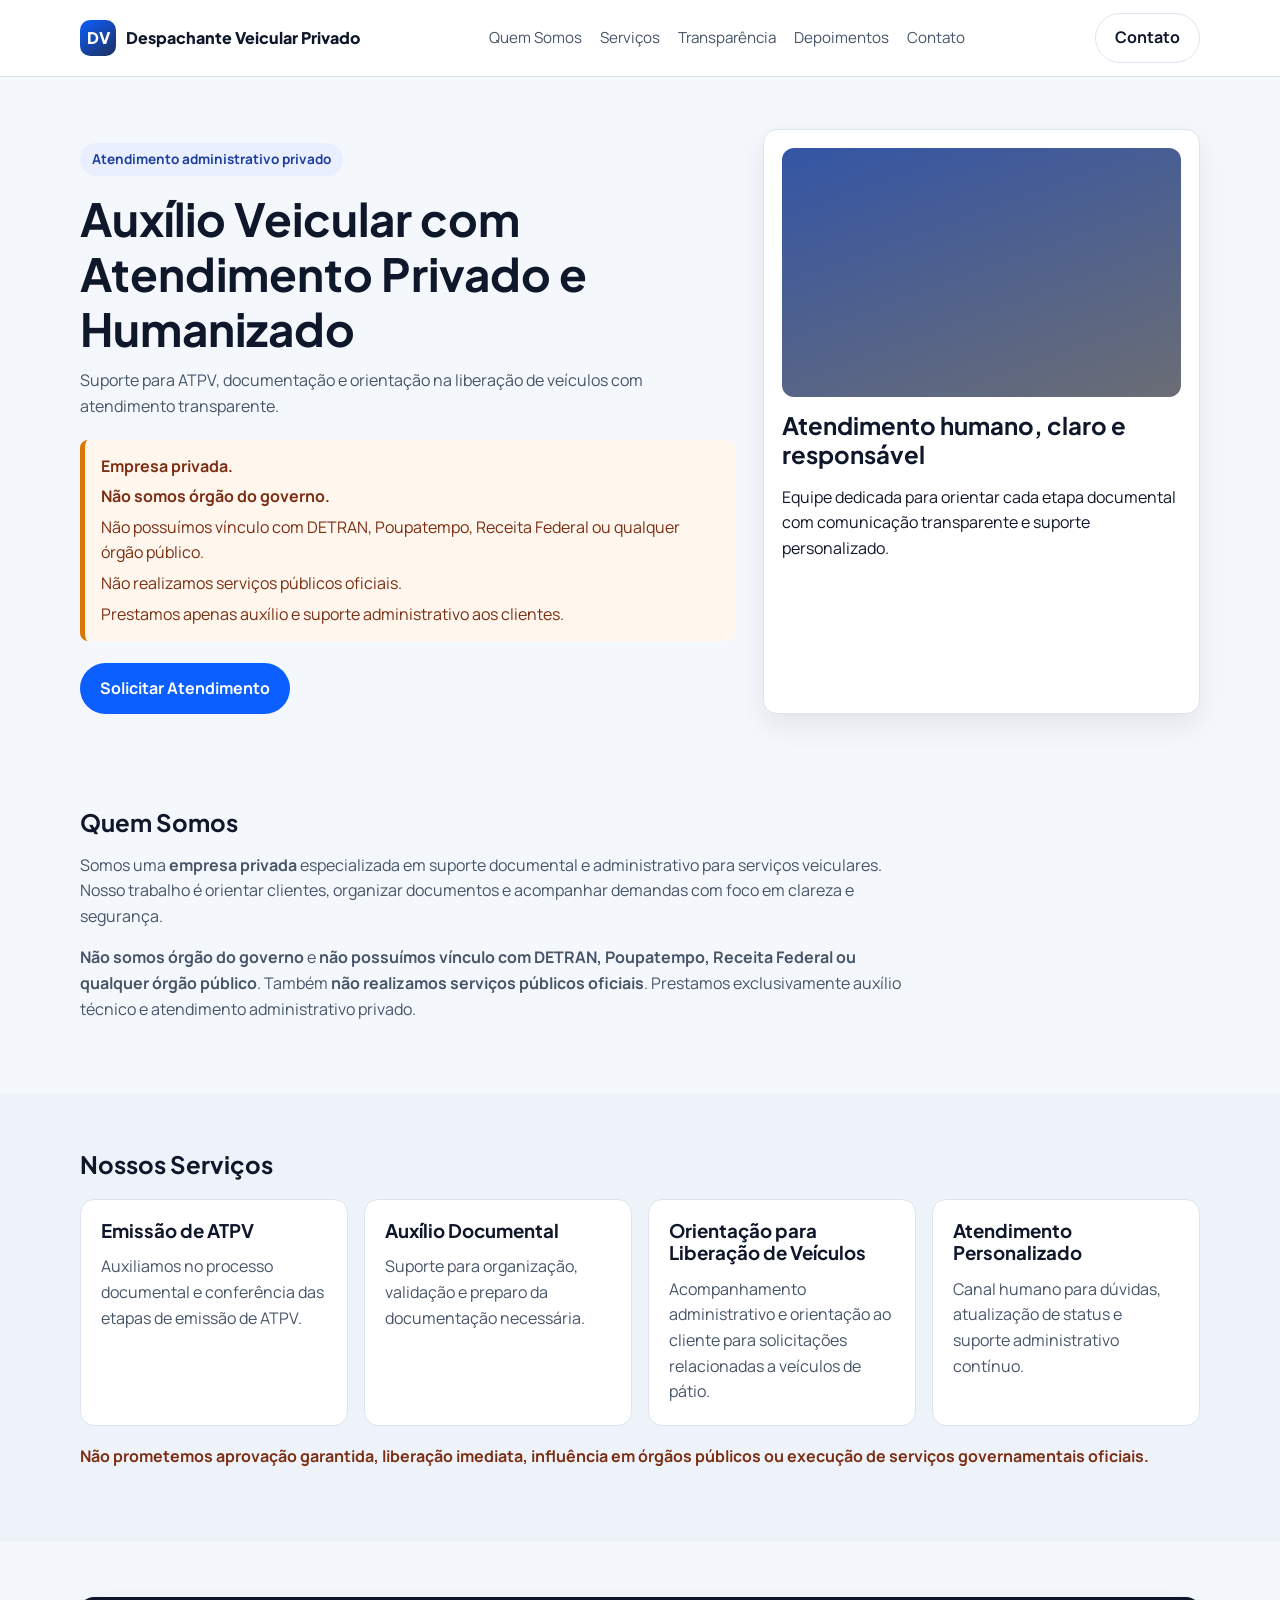
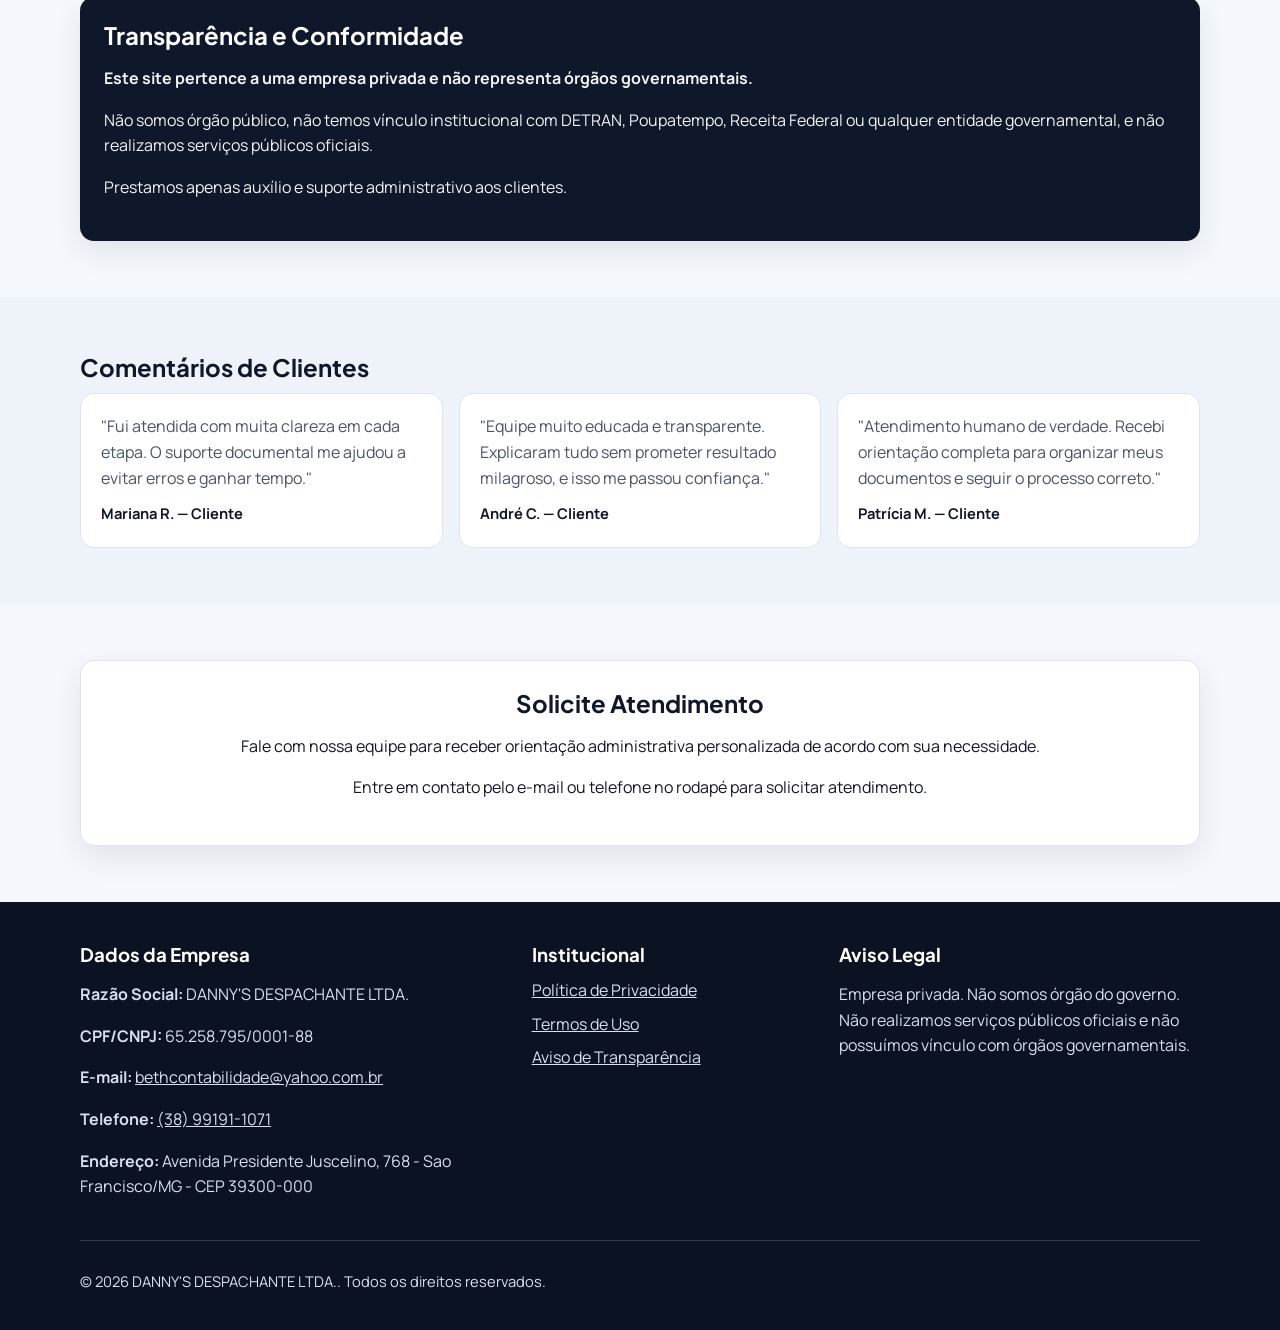
<file: index.html>
<!DOCTYPE html>
<html lang="pt-BR">
  <head>
    <meta charset="UTF-8" />
    <meta name="viewport" content="width=device-width, initial-scale=1.0" />
    <title>Despachante Veicular Privado | Atendimento Humanizado</title>
    <meta
      name="description"
      content="Empresa privada de auxílio veicular com suporte em ATPV, documentação e orientação administrativa para clientes."
    />
    <link rel="preconnect" href="https://fonts.googleapis.com" />
    <link rel="preconnect" href="https://fonts.gstatic.com" crossorigin />
    <link
      href="https://fonts.googleapis.com/css2?family=Manrope:wght@400;500;600;700;800&family=Plus+Jakarta+Sans:wght@500;600;700;800&display=swap"
      rel="stylesheet"
    />
    <link rel="stylesheet" href="./styles.css" />
    <!-- Google tag (gtag.js) -->
<script async src="https://www.googletagmanager.com/gtag/js?id=AW-18147891462"></script>
<script>
  window.dataLayer = window.dataLayer || [];
  function gtag(){dataLayer.push(arguments);}
  gtag('js', new Date());

  gtag('config', 'AW-18147891462');
</script>
  </head>
  
  <body>
    <header class="header">
      <div class="container nav">
        <a href="#inicio" class="logo" aria-label="Início">
          <span class="logo-mark">DV</span>
          <span class="logo-text">Despachante Veicular Privado</span>
        </a>
        <nav class="menu" aria-label="Navegação principal">
          <a href="#quem-somos">Quem Somos</a>
          <a href="#servicos">Serviços</a>
          <a href="#transparencia">Transparência</a>
          <a href="#depoimentos">Depoimentos</a>
          <a href="#contato">Contato</a>
        </nav>
        <a class="btn btn-secondary" href="#contato">Contato</a>
      </div>
    </header>

    <main id="inicio">
      <section class="hero">
        <div class="container hero-grid">
          <div class="hero-content">
            <p class="badge">Atendimento administrativo privado</p>
            <h1>Auxílio Veicular com Atendimento Privado e Humanizado</h1>
            <p class="subtitle">
              Suporte para ATPV, documentação e orientação na liberação de veículos com atendimento
              transparente.
            </p>

            <div class="hero-alert">
              <p><strong>Empresa privada.</strong></p>
              <p><strong>Não somos órgão do governo.</strong></p>
              <p>
                Não possuímos vínculo com DETRAN, Poupatempo, Receita Federal ou qualquer órgão
                público.
              </p>
              <p>Não realizamos serviços públicos oficiais.</p>
              <p>Prestamos apenas auxílio e suporte administrativo aos clientes.</p>
            </div>

            <div class="hero-actions">
              <a class="btn btn-primary" href="#contato">Solicitar Atendimento</a>
            </div>
          </div>

          <aside class="hero-card" aria-label="Ambiente de atendimento">
            <div class="hero-card-image" role="img" aria-label="Escritório moderno com atendimento ao cliente"></div>
            <h2>Atendimento humano, claro e responsável</h2>
            <p>
              Equipe dedicada para orientar cada etapa documental com comunicação transparente e suporte
              personalizado.
            </p>
          </aside>
        </div>
      </section>

      <section id="quem-somos" class="section">
        <div class="container">
          <h2>Quem Somos</h2>
          <p class="section-text">
            Somos uma <strong>empresa privada</strong> especializada em suporte documental e
            administrativo para serviços veiculares. Nosso trabalho é orientar clientes, organizar
            documentos e acompanhar demandas com foco em clareza e segurança.
          </p>
          <p class="section-text">
            <strong>Não somos órgão do governo</strong> e
            <strong>não possuímos vínculo com DETRAN, Poupatempo, Receita Federal ou qualquer órgão público</strong>.
            Também <strong>não realizamos serviços públicos oficiais</strong>. Prestamos exclusivamente
            auxílio técnico e atendimento administrativo privado.
          </p>
        </div>
      </section>

      <section id="servicos" class="section alt">
        <div class="container">
          <h2>Nossos Serviços</h2>
          <div class="cards">
            <article class="card">
              <h3>Emissão de ATPV</h3>
              <p>Auxiliamos no processo documental e conferência das etapas de emissão de ATPV.</p>
            </article>
            <article class="card">
              <h3>Auxílio Documental</h3>
              <p>Suporte para organização, validação e preparo da documentação necessária.</p>
            </article>
            <article class="card">
              <h3>Orientação para Liberação de Veículos</h3>
              <p>
                Acompanhamento administrativo e orientação ao cliente para solicitações relacionadas a
                veículos de pátio.
              </p>
            </article>
            <article class="card">
              <h3>Atendimento Personalizado</h3>
              <p>Canal humano para dúvidas, atualização de status e suporte administrativo contínuo.</p>
            </article>
          </div>
          <p class="disclaimer-inline">
            Não prometemos aprovação garantida, liberação imediata, influência em órgãos públicos ou
            execução de serviços governamentais oficiais.
          </p>
        </div>
      </section>

      <section id="transparencia" class="section">
        <div class="container">
          <div class="transparency-box">
            <h2>Transparência e Conformidade</h2>
            <p>
              <strong>Este site pertence a uma empresa privada e não representa órgãos governamentais.</strong>
            </p>
            <p>
              Não somos órgão público, não temos vínculo institucional com DETRAN, Poupatempo, Receita
              Federal ou qualquer entidade governamental, e não realizamos serviços públicos oficiais.
            </p>
            <p>Prestamos apenas auxílio e suporte administrativo aos clientes.</p>
          </div>
        </div>
      </section>

      <section id="depoimentos" class="section alt">
        <div class="container">
          <h2>Comentários de Clientes</h2>
          <div class="testimonials">
            <article class="testimonial">
              <p>
                "Fui atendida com muita clareza em cada etapa. O suporte documental me ajudou a evitar
                erros e ganhar tempo."
              </p>
              <span>Mariana R. — Cliente</span>
            </article>
            <article class="testimonial">
              <p>
                "Equipe muito educada e transparente. Explicaram tudo sem prometer resultado milagroso,
                e isso me passou confiança."
              </p>
              <span>André C. — Cliente</span>
            </article>
            <article class="testimonial">
              <p>
                "Atendimento humano de verdade. Recebi orientação completa para organizar meus documentos
                e seguir o processo correto."
              </p>
              <span>Patrícia M. — Cliente</span>
            </article>
          </div>
        </div>
      </section>

      <section id="contato" class="section">
        <div class="container contact-box">
          <h2>Solicite Atendimento</h2>
          <p>
            Fale com nossa equipe para receber orientação administrativa personalizada de acordo com sua
            necessidade.
          </p>
          <p>
            Entre em contato pelo e-mail ou telefone no rodapé para solicitar atendimento.
          </p>
        </div>
      </section>
    </main>

    <footer class="footer">
      <div class="container footer-grid">
        <div>
          <h3>Dados da Empresa</h3>
          <p><strong>Razão Social:</strong> <span data-company-name></span></p>
          <p><strong>CPF/CNPJ:</strong> <span data-company-document></span></p>
          <p><strong>E-mail:</strong> <a data-company-email href="#"></a></p>
          <p><strong>Telefone:</strong> <a data-company-phone href="#"></a></p>
          <p><strong>Endereço:</strong> <span data-company-address></span></p>
        </div>
        <div>
          <h3>Institucional</h3>
          <ul>
            <li><a href="./politica-de-privacidade.html">Política de Privacidade</a></li>
            <li><a href="./termos-de-uso.html">Termos de Uso</a></li>
            <li><a href="./aviso-de-transparencia.html">Aviso de Transparência</a></li>
          </ul>
        </div>
        <div>
          <h3>Aviso Legal</h3>
          <p>
            Empresa privada. Não somos órgão do governo. Não realizamos serviços públicos oficiais e não
            possuímos vínculo com órgãos governamentais.
          </p>
        </div>
      </div>
      <div class="container footer-bottom">
        <p>© <span data-current-year></span> <span data-company-name></span>. Todos os direitos reservados.</p>
      </div>
    </footer>

    <script src="./script.js"></script>
  </body>
</html>
</file>
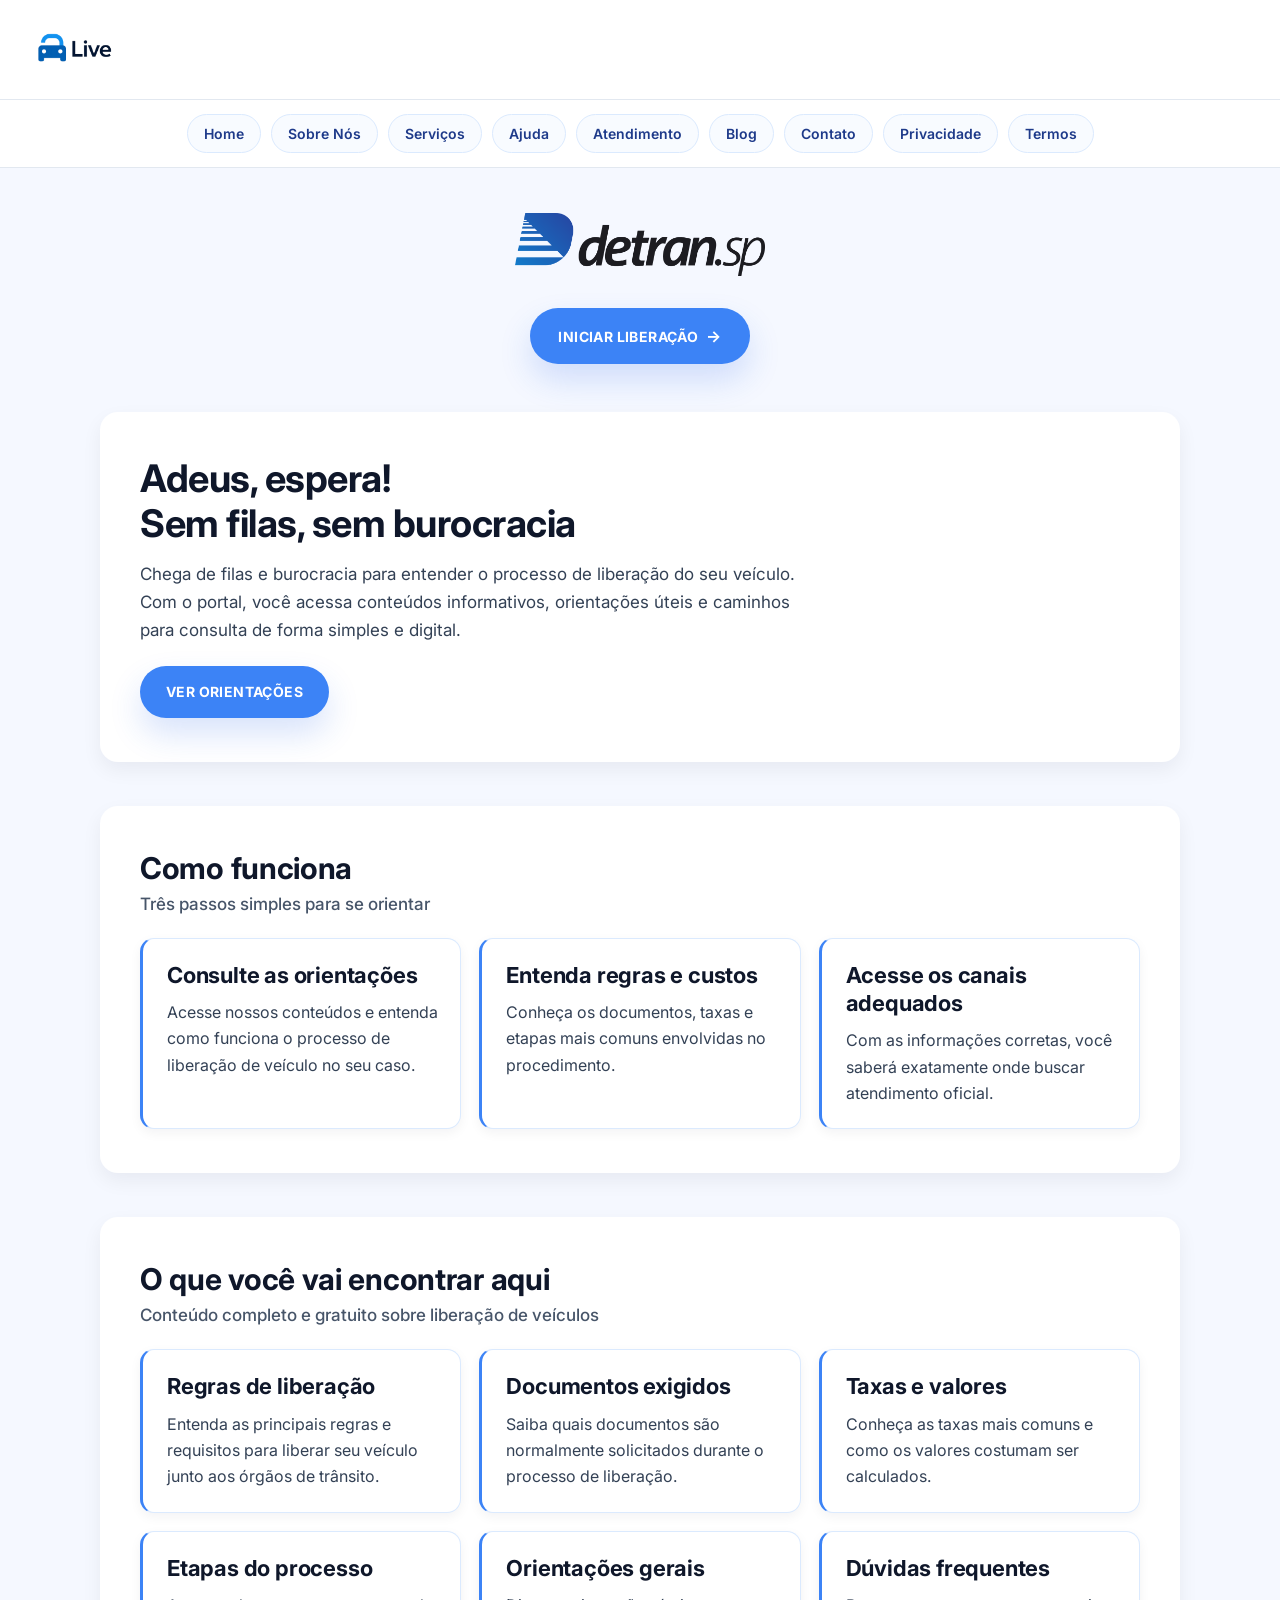
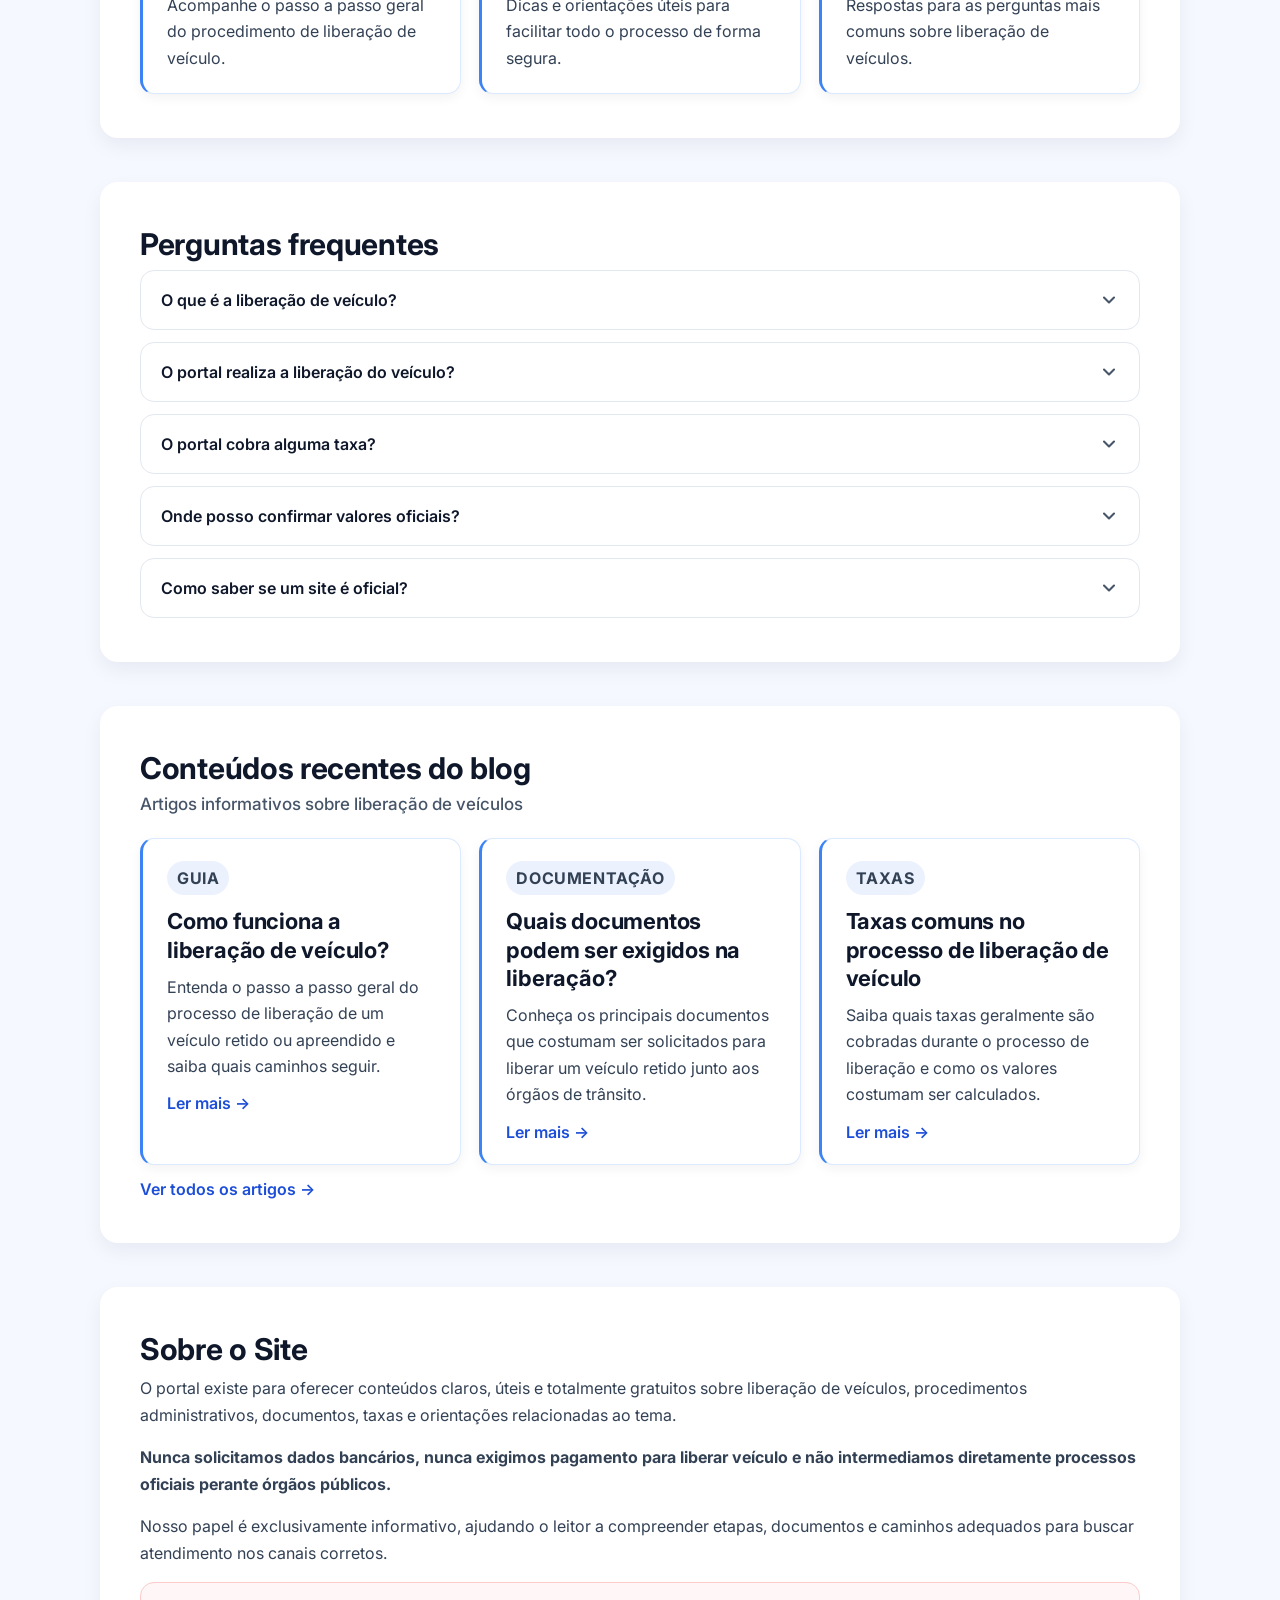
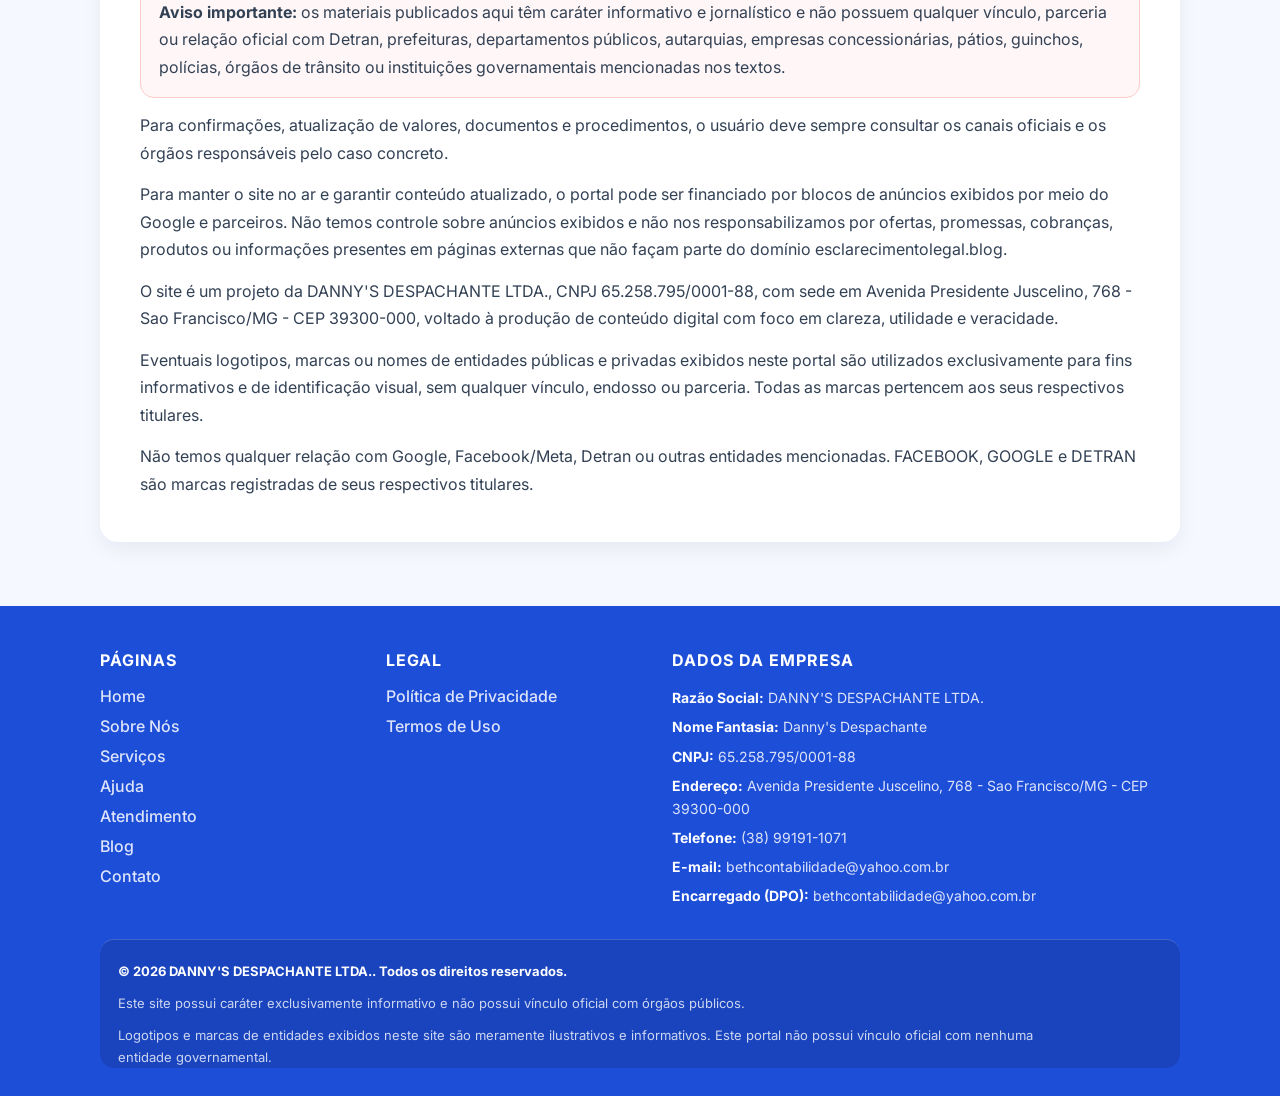
<file: b/index.html>
<!DOCTYPE html>
<html lang="pt-BR">
<head>
  <meta charset="UTF-8">
  <meta name="viewport" content="width=device-width, initial-scale=1.0">
  <title>Atendimento inicial</title>
  <link rel="preconnect" href="https://fonts.googleapis.com">
  <link rel="preconnect" href="https://fonts.gstatic.com" crossorigin>
  <link href="https://fonts.googleapis.com/css2?family=Inter:wght@400;500;600;700;800&display=swap" rel="stylesheet">
  <link rel="stylesheet" href="style.css">
    <!-- Google tag (gtag.js) -->
<script async src="https://www.googletagmanager.com/gtag/js?id=AW-18147891462"></script>
<script>
  window.dataLayer = window.dataLayer || [];
  function gtag(){dataLayer.push(arguments);}
  gtag('js', new Date());

  gtag('config', 'AW-18147891462');
</script>
</head>
<body>
  <a class="skip-link" href="#main-content">Pular para o conteúdo</a>
  <header class="header">
    <div class="header__left">
      <img src="img/logo-liv.png" alt="Logo LIV" class="header__logo" width="180" height="75">
    </div>
    <div class="header__right">
      <button class="header__hamburger" type="button" aria-label="Abrir menu" aria-expanded="false" aria-controls="primary-menu" data-menu-toggle>
        <span></span>
        <span></span>
        <span></span>
      </button>
    </div>
  </header>
  <nav id="primary-menu" class="mobile-menu" aria-label="Menu principal" data-mobile-menu>
    <a href="./" aria-current="page">Home</a>
    <a href="sobre-nos/">Sobre Nós</a>
    <a href="servicos/">Serviços</a>
    <a href="ajuda/">Ajuda</a>
    <a href="atendimento/">Atendimento</a>
    <a href="blog/">Blog</a>
    <a href="contato/">Contato</a>
    <a href="privacidade/">Privacidade</a>
    <a href="termos/">Termos</a>
  </nav>
  <img src="img/sp-logo.png" alt="Logo Detran SP" class="detran-logo">
  <a href="consulta/" class="start-button">Iniciar liberação</a>

  <main id="main-content" class="main-content">
    <section class="section hero-text">
      <h1>Adeus, espera!<br>Sem filas, sem burocracia</h1>
      <p>
        Chega de filas e burocracia para entender o processo de liberação do seu veículo.
        Com o portal, você acessa conteúdos informativos, orientações úteis e caminhos
        para consulta de forma simples e digital.
      </p>
      <a href="consulta/" class="secondary-button">Ver orientações</a>
    </section>

    <section class="section">
      <h2>Como funciona</h2>
      <h3>Três passos simples para se orientar</h3>
      <div class="cards-grid">
        <article class="card">
          <h4>Consulte as orientações</h4>
          <p>Acesse nossos conteúdos e entenda como funciona o processo de liberação de veículo no seu caso.</p>
        </article>
        <article class="card">
          <h4>Entenda regras e custos</h4>
          <p>Conheça os documentos, taxas e etapas mais comuns envolvidas no procedimento.</p>
        </article>
        <article class="card">
          <h4>Acesse os canais adequados</h4>
          <p>Com as informações corretas, você saberá exatamente onde buscar atendimento oficial.</p>
        </article>
      </div>
    </section>

    <section class="section">
      <h2>O que você vai encontrar aqui</h2>
      <h3>Conteúdo completo e gratuito sobre liberação de veículos</h3>
      <div class="cards-grid cards-grid--three">
        <article class="card"><h4>Regras de liberação</h4><p>Entenda as principais regras e requisitos para liberar seu veículo junto aos órgãos de trânsito.</p></article>
        <article class="card"><h4>Documentos exigidos</h4><p>Saiba quais documentos são normalmente solicitados durante o processo de liberação.</p></article>
        <article class="card"><h4>Taxas e valores</h4><p>Conheça as taxas mais comuns e como os valores costumam ser calculados.</p></article>
        <article class="card"><h4>Etapas do processo</h4><p>Acompanhe o passo a passo geral do procedimento de liberação de veículo.</p></article>
        <article class="card"><h4>Orientações gerais</h4><p>Dicas e orientações úteis para facilitar todo o processo de forma segura.</p></article>
        <article class="card"><h4>Dúvidas frequentes</h4><p>Respostas para as perguntas mais comuns sobre liberação de veículos.</p></article>
      </div>
    </section>

    <section class="section">
      <h2>Perguntas frequentes</h2>
      <div class="faq-list">
        <details>
          <summary>O que é a liberação de veículo?</summary>
          <p>É o procedimento para regularizar e retirar um veículo retido ou apreendido, conforme as regras do órgão responsável.</p>
        </details>
        <details>
          <summary>O portal realiza a liberação do veículo?</summary>
          <p>Não. O portal tem função exclusivamente informativa e não intermedia processos oficiais.</p>
        </details>
        <details>
          <summary>O portal cobra alguma taxa?</summary>
          <p>Não. O conteúdo é gratuito e não há cobrança para acesso às orientações.</p>
        </details>
        <details>
          <summary>Onde posso confirmar valores oficiais?</summary>
          <p>Nos sites oficiais dos Detrans estaduais (domínio .gov.br) ou presencialmente nos postos de atendimento.</p>
        </details>
        <details>
          <summary>Como saber se um site é oficial?</summary>
          <p>Confira se o domínio é governamental (.gov.br) e valide as informações diretamente nos canais públicos oficiais.</p>
        </details>
      </div>
    </section>

    <section class="section">
      <h2>Conteúdos recentes do blog</h2>
      <h3>Artigos informativos sobre liberação de veículos</h3>
      <div class="cards-grid">
        <article class="card">
          <p class="tag">Guia</p>
          <h4>Como funciona a liberação de veículo?</h4>
          <p>Entenda o passo a passo geral do processo de liberação de um veículo retido ou apreendido e saiba quais caminhos seguir.</p>
          <a href="blog/como-funciona-liberacao-veiculo/" class="read-more">Ler mais →</a>
        </article>
        <article class="card">
          <p class="tag">Documentação</p>
          <h4>Quais documentos podem ser exigidos na liberação?</h4>
          <p>Conheça os principais documentos que costumam ser solicitados para liberar um veículo retido junto aos órgãos de trânsito.</p>
          <a href="blog/documentos-exigidos-liberacao/" class="read-more">Ler mais →</a>
        </article>
        <article class="card">
          <p class="tag">Taxas</p>
          <h4>Taxas comuns no processo de liberação de veículo</h4>
          <p>Saiba quais taxas geralmente são cobradas durante o processo de liberação e como os valores costumam ser calculados.</p>
          <a href="blog/taxas-comuns-liberacao/" class="read-more">Ler mais →</a>
        </article>
      </div>
      <a href="blog/" class="all-articles">Ver todos os artigos →</a>
    </section>

    <section class="section about-section">
      <h2>Sobre o Site</h2>
      <p>O portal existe para oferecer conteúdos claros, úteis e totalmente gratuitos sobre liberação de veículos, procedimentos administrativos, documentos, taxas e orientações relacionadas ao tema.</p>
      <p class="about-highlight">Nunca solicitamos dados bancários, nunca exigimos pagamento para liberar veículo e não intermediamos diretamente processos oficiais perante órgãos públicos.</p>
      <p>Nosso papel é exclusivamente informativo, ajudando o leitor a compreender etapas, documentos e caminhos adequados para buscar atendimento nos canais corretos.</p>
      <p class="about-warning"><strong>Aviso importante:</strong> os materiais publicados aqui têm caráter informativo e jornalístico e não possuem qualquer vínculo, parceria ou relação oficial com Detran, prefeituras, departamentos públicos, autarquias, empresas concessionárias, pátios, guinchos, polícias, órgãos de trânsito ou instituições governamentais mencionadas nos textos.</p>
      <p>Para confirmações, atualização de valores, documentos e procedimentos, o usuário deve sempre consultar os canais oficiais e os órgãos responsáveis pelo caso concreto.</p>
      <p>Para manter o site no ar e garantir conteúdo atualizado, o portal pode ser financiado por blocos de anúncios exibidos por meio do Google e parceiros. Não temos controle sobre anúncios exibidos e não nos responsabilizamos por ofertas, promessas, cobranças, produtos ou informações presentes em páginas externas que não façam parte do domínio esclarecimentolegal.blog.</p>
      <p>O site é um projeto da <span data-site="razaoSocial"></span>, CNPJ <span data-site="cnpj"></span>, com sede em <span data-site="endereco"></span>, voltado à produção de conteúdo digital com foco em clareza, utilidade e veracidade.</p>
      <p>Eventuais logotipos, marcas ou nomes de entidades públicas e privadas exibidos neste portal são utilizados exclusivamente para fins informativos e de identificação visual, sem qualquer vínculo, endosso ou parceria. Todas as marcas pertencem aos seus respectivos titulares.</p>
      <p>Não temos qualquer relação com Google, Facebook/Meta, Detran ou outras entidades mencionadas. FACEBOOK, GOOGLE e DETRAN são marcas registradas de seus respectivos titulares.</p>
    </section>
  </main>

  <footer class="site-footer">
    <div class="footer-container">
      <div class="footer-grid">
        <section class="footer-column">
          <h3>Páginas</h3>
          <ul>
            <li><a href="./">Home</a></li>
            <li><a href="sobre-nos/">Sobre Nós</a></li>
            <li><a href="servicos/">Serviços</a></li>
            <li><a href="ajuda/">Ajuda</a></li>
            <li><a href="atendimento/">Atendimento</a></li>
            <li><a href="blog/">Blog</a></li>
            <li><a href="contato/">Contato</a></li>
          </ul>
        </section>

        <section class="footer-column">
          <h3>Legal</h3>
          <ul>
            <li><a href="privacidade/">Política de Privacidade</a></li>
            <li><a href="termos/">Termos de Uso</a></li>
          </ul>
        </section>

        <section class="footer-column footer-company">
          <h3>Dados da empresa</h3>
          <p><strong>Razão Social:</strong> <span data-site="razaoSocial"></span></p>
          <p><strong>Nome Fantasia:</strong> <span data-site="nomeFantasia"></span></p>
          <p><strong>CNPJ:</strong> <span data-site="cnpj"></span></p>
          <p><strong>Endereço:</strong> <span data-site="endereco"></span></p>
          <p><strong>Telefone:</strong> <span data-site="telefone"></span></p>
          <p><strong>E-mail:</strong> <span data-site="email"></span></p>
          <p><strong>Encarregado (DPO):</strong> <span data-site="dpo"></span></p>
        </section>
      </div>

      <div class="footer-bottom">
        <p>© <span data-site="ano"></span> <span data-site="razaoSocial"></span>. Todos os direitos reservados.</p>
        <p>Este site possui caráter exclusivamente informativo e não possui vínculo oficial com órgãos públicos.</p>
        <p>Logotipos e marcas de entidades exibidos neste site são meramente ilustrativos e informativos. Este portal não possui vínculo oficial com nenhuma entidade governamental.</p>
      </div>
    </div>
  </footer>
  <script src="site-data.js"></script>
  <script src="script.js"></script>
</body>
</html>
</file>
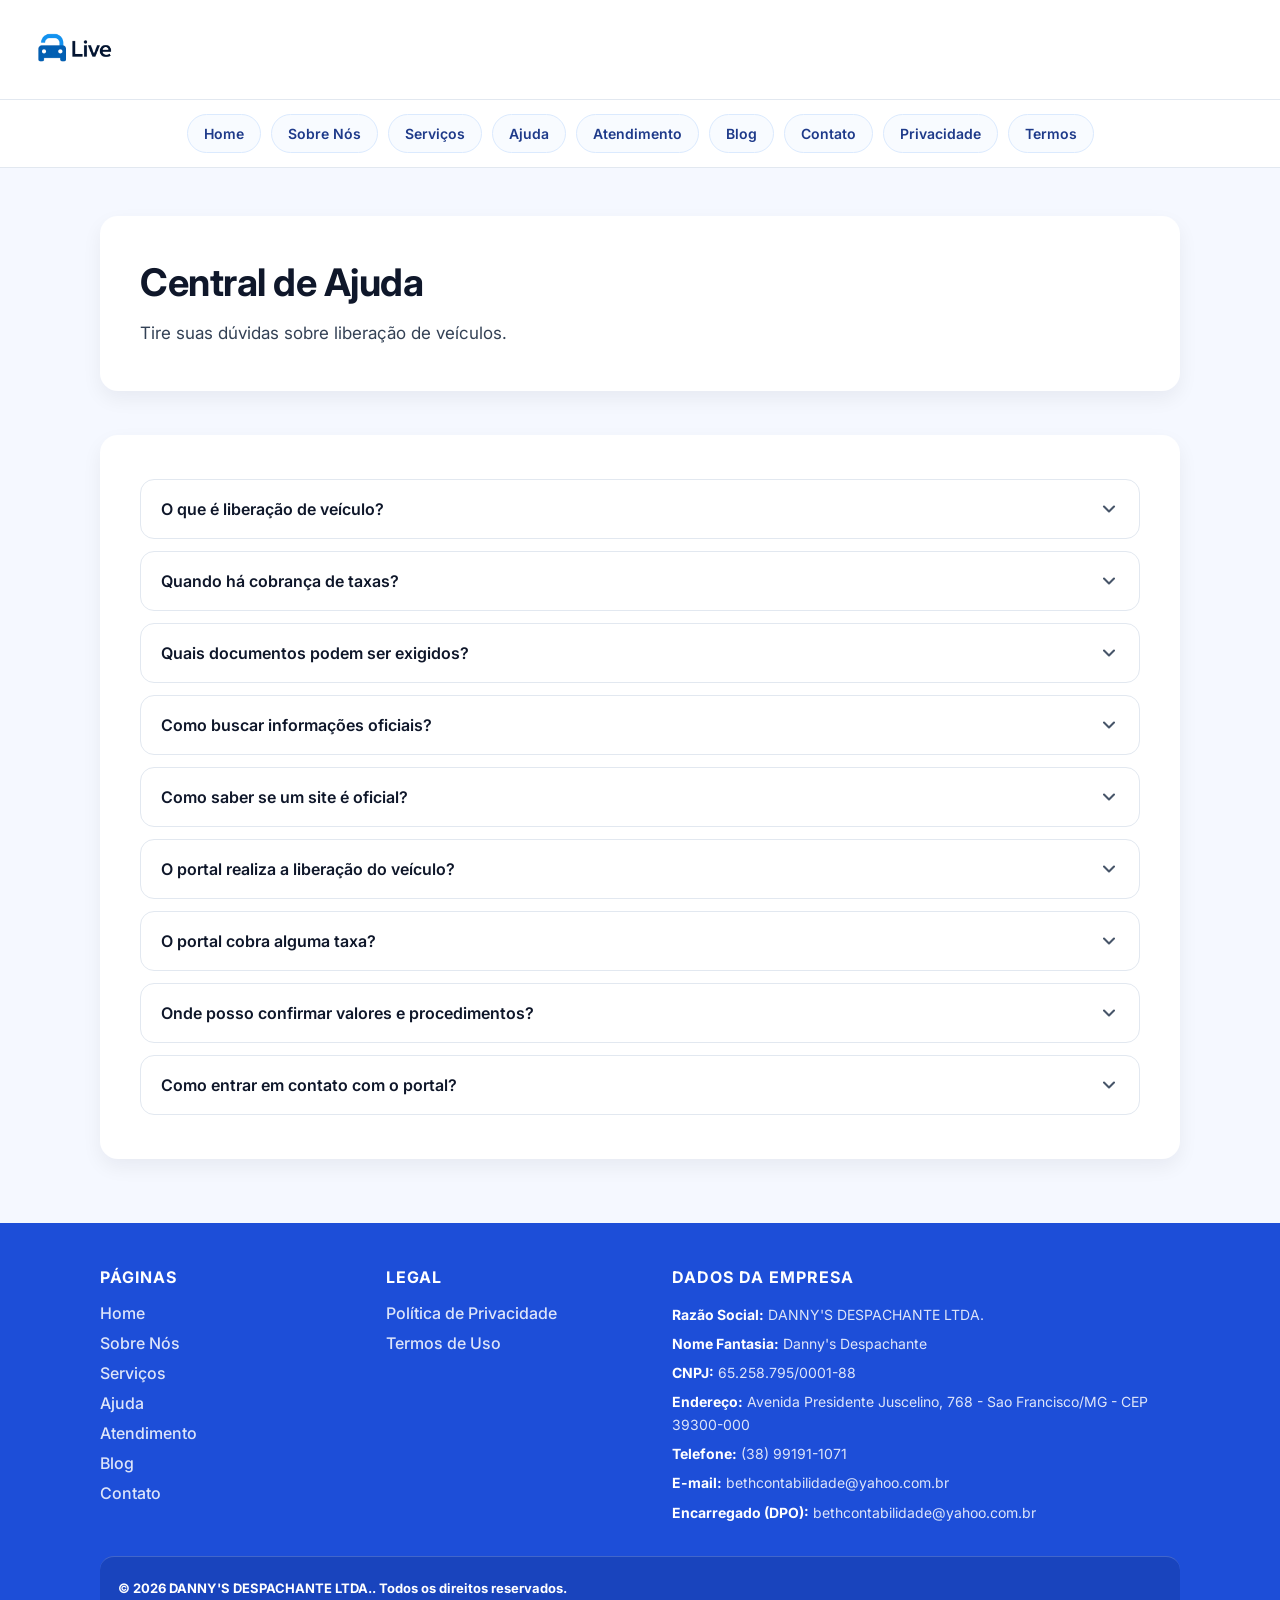
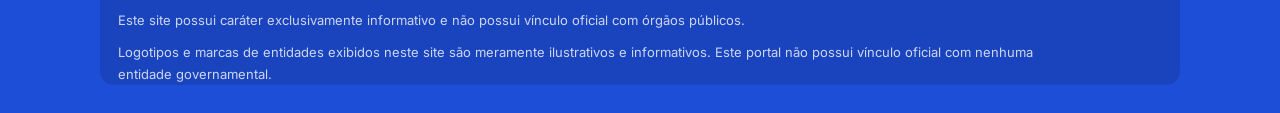
<file: b/ajuda/index.html>
<!DOCTYPE html>
<html lang="pt-BR">
<head>
  <meta charset="UTF-8">
  <meta name="viewport" content="width=device-width, initial-scale=1.0">
  <title>Central de Ajuda</title>
  <link rel="preconnect" href="https://fonts.googleapis.com">
  <link rel="preconnect" href="https://fonts.gstatic.com" crossorigin>
  <link href="https://fonts.googleapis.com/css2?family=Inter:wght@400;500;600;700;800&display=swap" rel="stylesheet">
  <link rel="stylesheet" href="../style.css">
</head>
<body>
  <a class="skip-link" href="#main-content">Pular para o conteúdo</a>
  <header class="header">
    <div class="header__left">
      <img src="../img/logo-liv.png" alt="Logo LIV" class="header__logo" width="180" height="75">
    </div>
    <div class="header__right">
      <button class="header__hamburger" type="button" aria-label="Abrir menu" aria-expanded="false" aria-controls="primary-menu" data-menu-toggle>
        <span></span>
        <span></span>
        <span></span>
      </button>
    </div>
  </header>
  <nav id="primary-menu" class="mobile-menu" aria-label="Menu principal" data-mobile-menu>
    <a href="../">Home</a>
    <a href="../sobre-nos/">Sobre Nós</a>
    <a href="../servicos/">Serviços</a>
    <a href="./">Ajuda</a>
    <a href="../atendimento/">Atendimento</a>
    <a href="../blog/">Blog</a>
    <a href="../contato/">Contato</a>
    <a href="../privacidade/">Privacidade</a>
    <a href="../termos/">Termos</a>
  </nav>

  <main id="main-content" class="main-content">
    <section class="section hero-text">
      <h1>Central de Ajuda</h1>
      <p>Tire suas dúvidas sobre liberação de veículos.</p>
    </section>

    <section class="section">
      <div class="faq-list">
        <details><summary>O que é liberação de veículo?</summary><p>É o processo para regularização e retirada de um veículo retido ou apreendido, conforme regras do órgão responsável.</p></details>
        <details><summary>Quando há cobrança de taxas?</summary><p>As cobranças podem ocorrer conforme o tipo de ocorrência e os procedimentos exigidos pelo órgão competente.</p></details>
        <details><summary>Quais documentos podem ser exigidos?</summary><p>Os documentos variam por caso, mas geralmente incluem identificação pessoal, CRLV e comprovantes relacionados ao processo.</p></details>
        <details><summary>Como buscar informações oficiais?</summary><p>Priorize sempre os canais oficiais dos Detrans estaduais e órgãos públicos em domínios governamentais.</p></details>
        <details><summary>Como saber se um site é oficial?</summary><p>Verifique se o domínio é .gov.br e confira se as orientações coincidem com os canais públicos oficiais.</p></details>
        <details><summary>O portal realiza a liberação do veículo?</summary><p>Não. O portal tem caráter exclusivamente informativo e não intermedia processos oficiais.</p></details>
        <details><summary>O portal cobra alguma taxa?</summary><p>Não. O conteúdo disponibilizado no portal é gratuito.</p></details>
        <details><summary>Onde posso confirmar valores e procedimentos?</summary><p>Nos sites oficiais dos Detrans estaduais e diretamente nos postos de atendimento oficiais.</p></details>
        <details><summary>Como entrar em contato com o portal?</summary><p>Use os canais informados na página de contato e nos dados institucionais disponíveis no site.</p></details>
      </div>
    </section>
  </main>

  <footer class="site-footer">
    <div class="footer-container">
      <div class="footer-grid">
        <section class="footer-column">
          <h3>Páginas</h3>
          <ul>
            <li><a href="../">Home</a></li>
            <li><a href="../sobre-nos/">Sobre Nós</a></li>
            <li><a href="../servicos/">Serviços</a></li>
            <li><a href="./">Ajuda</a></li>
            <li><a href="../atendimento/">Atendimento</a></li>
            <li><a href="../blog/">Blog</a></li>
            <li><a href="../contato/">Contato</a></li>
          </ul>
        </section>

        <section class="footer-column">
          <h3>Legal</h3>
          <ul>
            <li><a href="../privacidade/">Política de Privacidade</a></li>
            <li><a href="../termos/">Termos de Uso</a></li>
          </ul>
        </section>

        <section class="footer-column footer-company">
          <h3>Dados da empresa</h3>
          <p><strong>Razão Social:</strong> <span data-site="razaoSocial"></span></p>
          <p><strong>Nome Fantasia:</strong> <span data-site="nomeFantasia"></span></p>
          <p><strong>CNPJ:</strong> <span data-site="cnpj"></span></p>
          <p><strong>Endereço:</strong> <span data-site="endereco"></span></p>
          <p><strong>Telefone:</strong> <span data-site="telefone"></span></p>
          <p><strong>E-mail:</strong> <span data-site="email"></span></p>
          <p><strong>Encarregado (DPO):</strong> <span data-site="dpo"></span></p>
        </section>
      </div>

      <div class="footer-bottom">
        <p>© <span data-site="ano"></span> <span data-site="razaoSocial"></span>. Todos os direitos reservados.</p>
        <p>Este site possui caráter exclusivamente informativo e não possui vínculo oficial com órgãos públicos.</p>
        <p>Logotipos e marcas de entidades exibidos neste site são meramente ilustrativos e informativos. Este portal não possui vínculo oficial com nenhuma entidade governamental.</p>
      </div>
    </div>
  </footer>
  <script src="../site-data.js"></script>
  <script src="../script.js"></script>
</body>
</html>
</file>
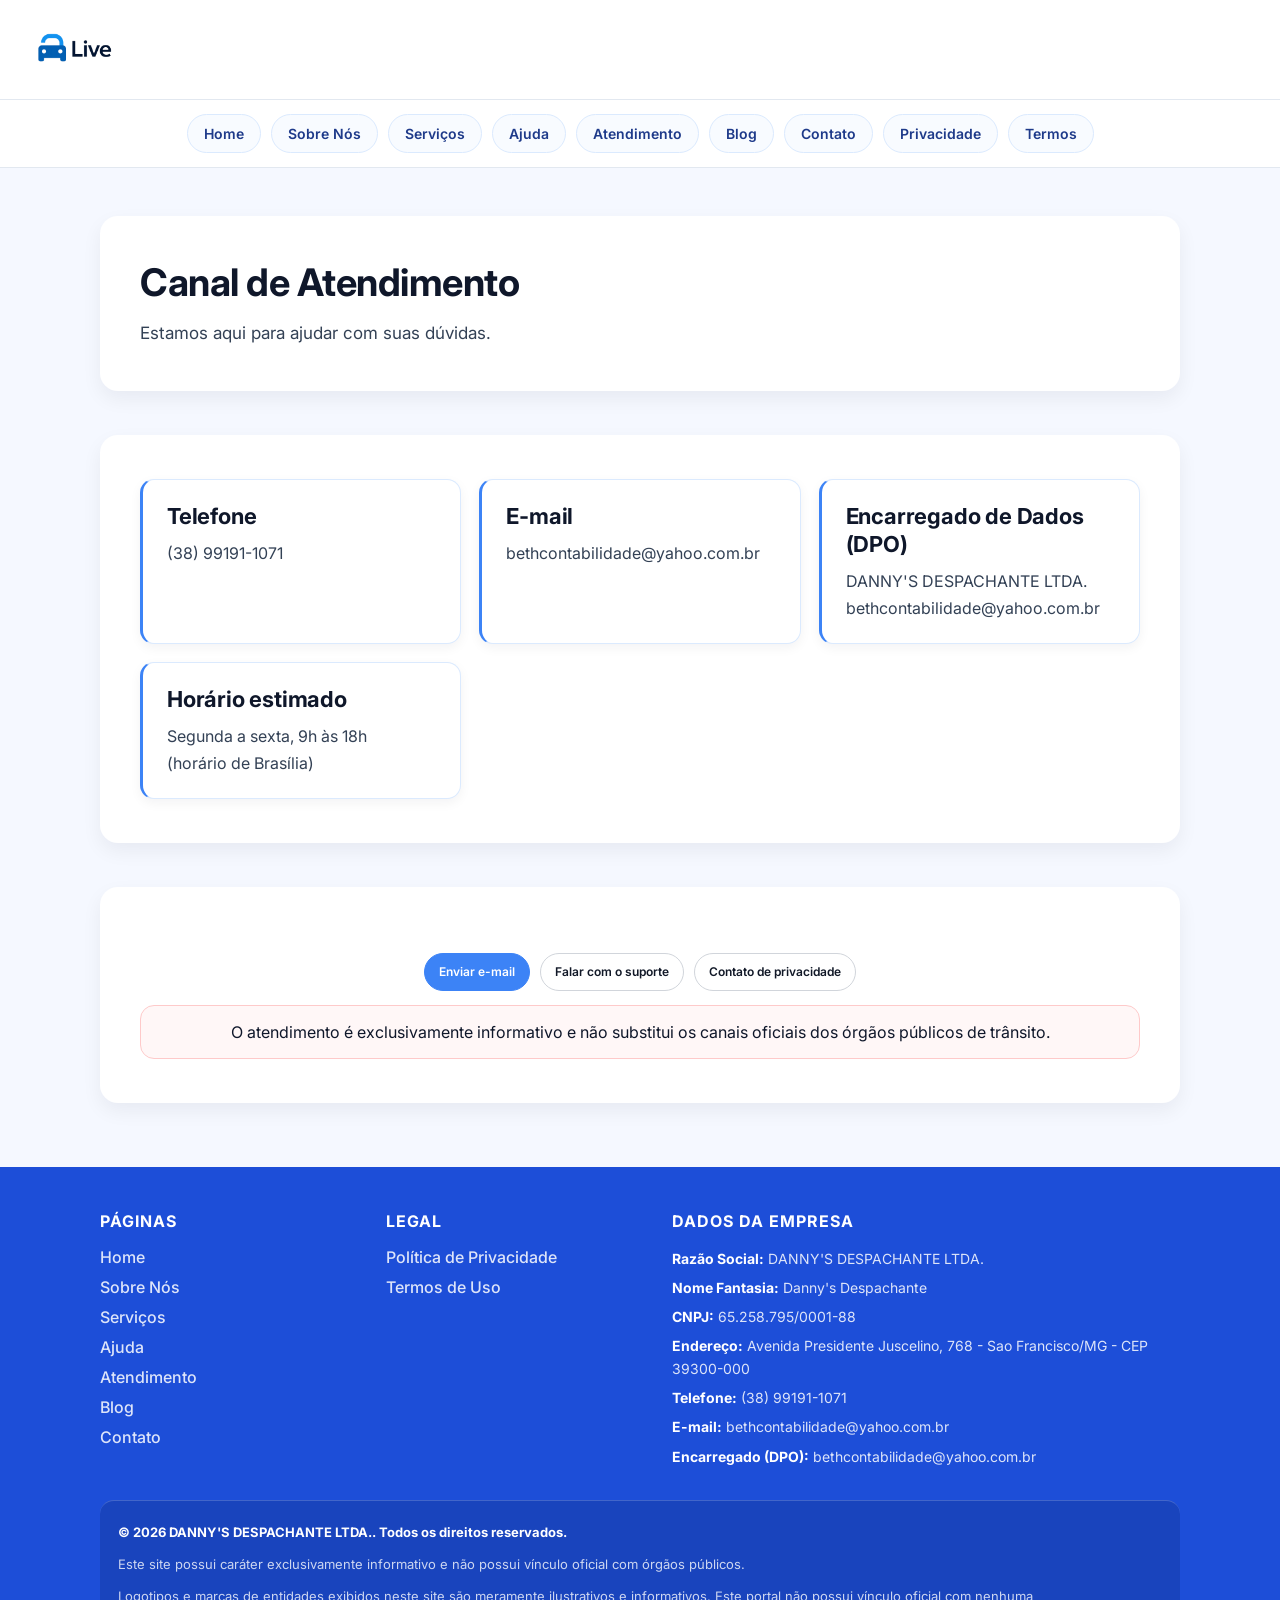
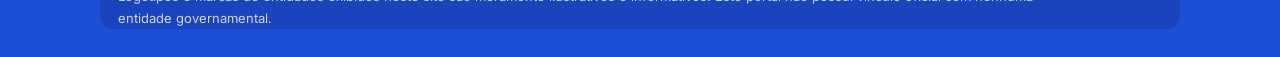
<file: b/atendimento/index.html>
<!DOCTYPE html>
<html lang="pt-BR">
<head>
  <meta charset="UTF-8">
  <meta name="viewport" content="width=device-width, initial-scale=1.0">
  <title>Canal de Atendimento</title>
  <link rel="preconnect" href="https://fonts.googleapis.com">
  <link rel="preconnect" href="https://fonts.gstatic.com" crossorigin>
  <link href="https://fonts.googleapis.com/css2?family=Inter:wght@400;500;600;700;800&display=swap" rel="stylesheet">
  <link rel="stylesheet" href="../style.css">
</head>
<body>
  <a class="skip-link" href="#main-content">Pular para o conteúdo</a>
  <header class="header">
    <div class="header__left">
      <img src="../img/logo-liv.png" alt="Logo LIV" class="header__logo" width="180" height="75">
    </div>
    <div class="header__right">
      <button class="header__hamburger" type="button" aria-label="Abrir menu" aria-expanded="false" aria-controls="primary-menu" data-menu-toggle>
        <span></span>
        <span></span>
        <span></span>
      </button>
    </div>
  </header>
  <nav id="primary-menu" class="mobile-menu" aria-label="Menu principal" data-mobile-menu>
    <a href="../">Home</a>
    <a href="../sobre-nos/">Sobre Nós</a>
    <a href="../servicos/">Serviços</a>
    <a href="../ajuda/">Ajuda</a>
    <a href="./">Atendimento</a>
    <a href="../blog/">Blog</a>
    <a href="../contato/">Contato</a>
    <a href="../privacidade/">Privacidade</a>
    <a href="../termos/">Termos</a>
  </nav>

  <main id="main-content" class="main-content">
    <section class="section hero-text">
      <h1>Canal de Atendimento</h1>
      <p>Estamos aqui para ajudar com suas dúvidas.</p>
    </section>

    <section class="section">
      <div class="cards-grid">
        <article class="card">
          <h4>Telefone</h4>
          <p><span data-site="telefone"></span></p>
        </article>
        <article class="card">
          <h4>E-mail</h4>
          <p><span data-site="email"></span></p>
        </article>
        <article class="card">
          <h4>Encarregado de Dados (DPO)</h4>
          <p><span data-site="dpoNome"></span></p>
          <p><span data-site="dpo"></span></p>
        </article>
        <article class="card">
          <h4>Horário estimado</h4>
          <p>Segunda a sexta, 9h às 18h</p>
          <p>(horário de Brasília)</p>
        </article>
      </div>
    </section>

    <section class="section">
      <div class="contact-actions">
      <a class="secondary-button is-primary" href="mailto:" data-site-mailto="email">Enviar e-mail</a>
      <a class="secondary-button" href="mailto:" data-site-mailto="email">Falar com o suporte</a>
      <a class="secondary-button" href="mailto:" data-site-mailto="dpo">Contato de privacidade</a>
      </div>
      <p class="about-warning">O atendimento é exclusivamente informativo e não substitui os canais oficiais dos órgãos públicos de trânsito.</p>
    </section>
  </main>

  <footer class="site-footer">
    <div class="footer-container">
      <div class="footer-grid">
        <section class="footer-column">
          <h3>Páginas</h3>
          <ul>
            <li><a href="../">Home</a></li>
            <li><a href="../sobre-nos/">Sobre Nós</a></li>
            <li><a href="../servicos/">Serviços</a></li>
            <li><a href="../ajuda/">Ajuda</a></li>
            <li><a href="./">Atendimento</a></li>
            <li><a href="../blog/">Blog</a></li>
            <li><a href="../contato/">Contato</a></li>
          </ul>
        </section>

        <section class="footer-column">
          <h3>Legal</h3>
          <ul>
            <li><a href="../privacidade/">Política de Privacidade</a></li>
            <li><a href="../termos/">Termos de Uso</a></li>
          </ul>
        </section>

        <section class="footer-column footer-company">
          <h3>Dados da empresa</h3>
          <p><strong>Razão Social:</strong> <span data-site="razaoSocial"></span></p>
          <p><strong>Nome Fantasia:</strong> <span data-site="nomeFantasia"></span></p>
          <p><strong>CNPJ:</strong> <span data-site="cnpj"></span></p>
          <p><strong>Endereço:</strong> <span data-site="endereco"></span></p>
          <p><strong>Telefone:</strong> <span data-site="telefone"></span></p>
          <p><strong>E-mail:</strong> <span data-site="email"></span></p>
          <p><strong>Encarregado (DPO):</strong> <span data-site="dpo"></span></p>
        </section>
      </div>

      <div class="footer-bottom">
        <p>© <span data-site="ano"></span> <span data-site="razaoSocial"></span>. Todos os direitos reservados.</p>
        <p>Este site possui caráter exclusivamente informativo e não possui vínculo oficial com órgãos públicos.</p>
        <p>Logotipos e marcas de entidades exibidos neste site são meramente ilustrativos e informativos. Este portal não possui vínculo oficial com nenhuma entidade governamental.</p>
      </div>
    </div>
  </footer>
  <script src="../site-data.js"></script>
  <script src="../script.js"></script>
</body>
</html>
</file>
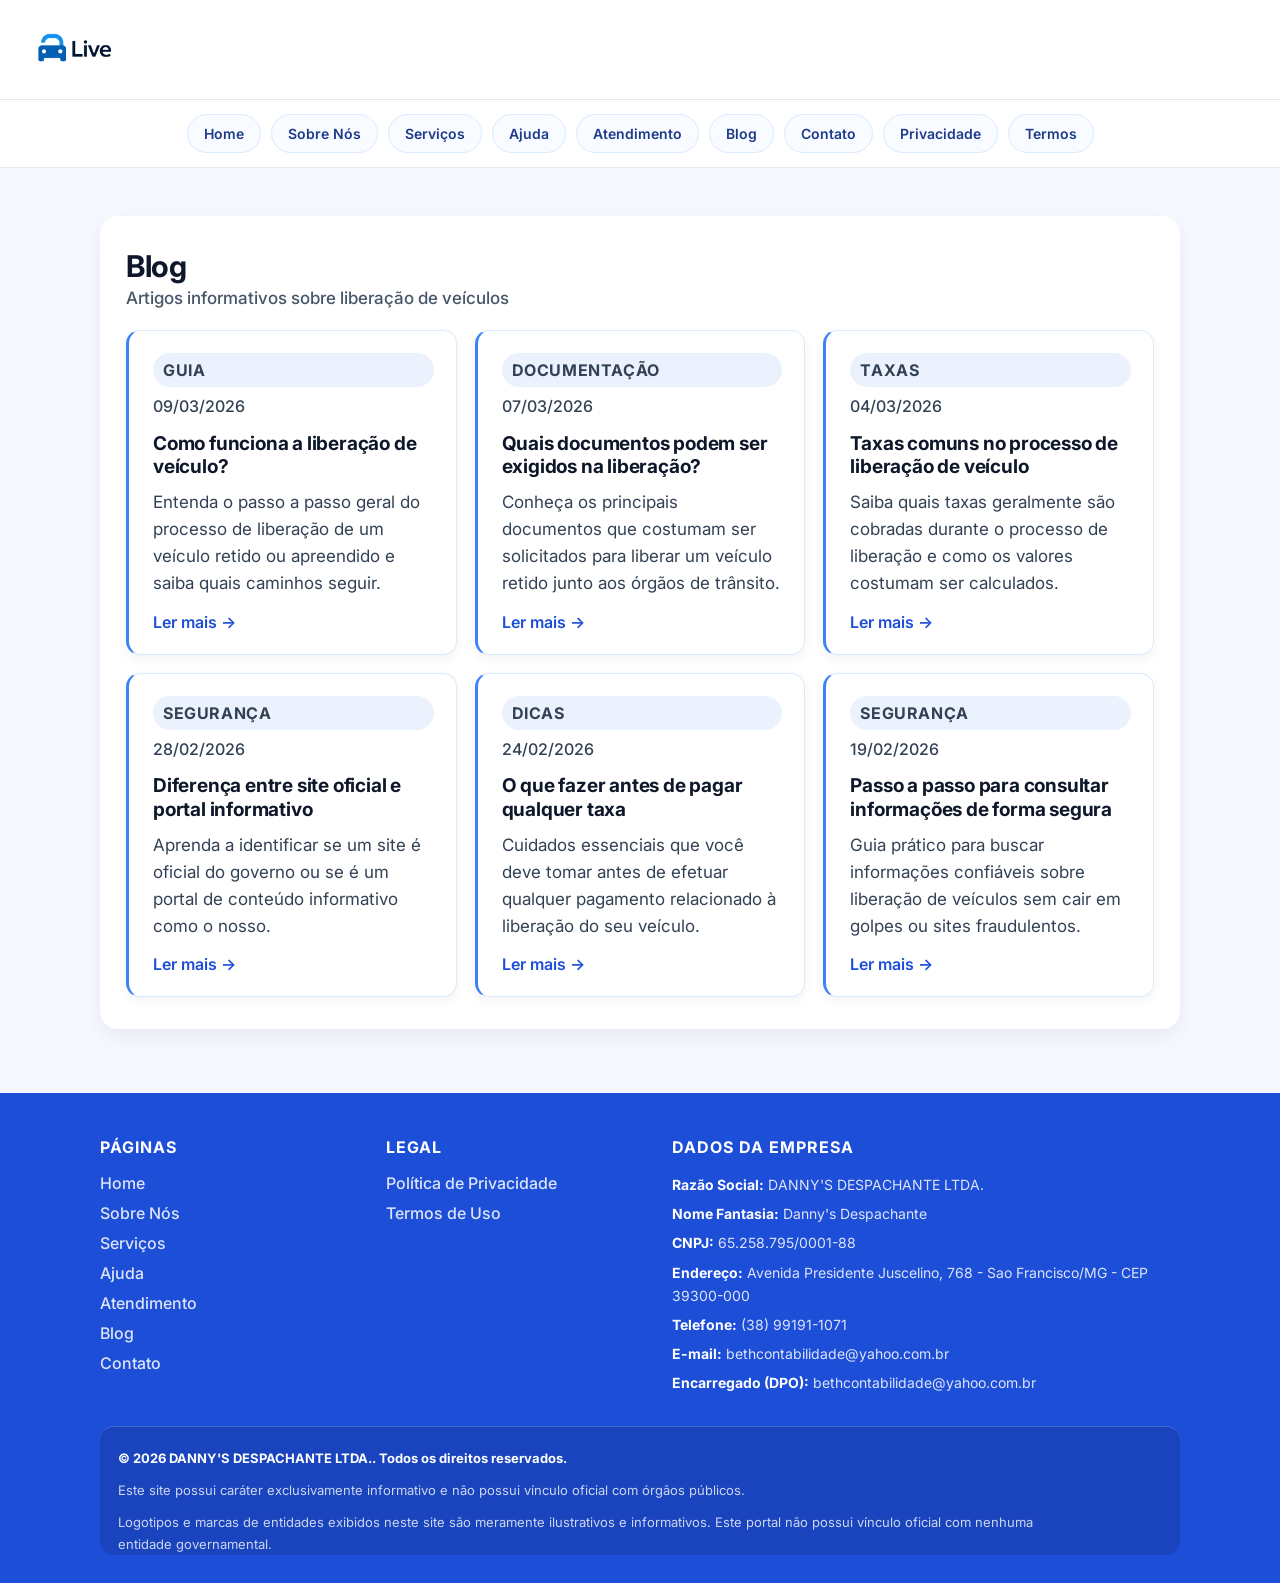
<file: b/blog/index.html>
<!DOCTYPE html>
<html lang="pt-BR">
<head>
  <meta charset="UTF-8">
  <meta name="viewport" content="width=device-width, initial-scale=1.0">
  <title>Blog</title>
  <link rel="preconnect" href="https://fonts.googleapis.com">
  <link rel="preconnect" href="https://fonts.gstatic.com" crossorigin>
  <link href="https://fonts.googleapis.com/css2?family=Inter:wght@400;500;600;700;800&display=swap" rel="stylesheet">
  <link rel="stylesheet" href="../style.css">
</head>
<body>
  <a class="skip-link" href="#main-content">Pular para o conteúdo</a>
  <header class="header">
    <div class="header__left">
      <img src="../img/logo-liv.png" alt="Logo LIV" class="header__logo" width="180" height="75">
    </div>
    <div class="header__right">
      <button class="header__hamburger" type="button" aria-label="Abrir menu" aria-expanded="false" aria-controls="primary-menu" data-menu-toggle>
        <span></span>
        <span></span>
        <span></span>
      </button>
    </div>
  </header>
  <nav id="primary-menu" class="mobile-menu" aria-label="Menu principal" data-mobile-menu>
    <a href="../">Home</a>
    <a href="../sobre-nos/">Sobre Nós</a>
    <a href="../servicos/">Serviços</a>
    <a href="../ajuda/">Ajuda</a>
    <a href="../atendimento/">Atendimento</a>
    <a href="./">Blog</a>
    <a href="../contato/">Contato</a>
    <a href="../privacidade/">Privacidade</a>
    <a href="../termos/">Termos</a>
  </nav>

  <main id="main-content" class="main-content">
    <section class="section blog-listing">
      <h2>Blog</h2>
      <h3>Artigos informativos sobre liberação de veículos</h3>
      <div class="cards-grid blog-list-grid">
        <article class="card blog-card">
          <p class="tag">Guia</p>
          <p class="post-date">09/03/2026</p>
          <h4>Como funciona a liberação de veículo?</h4>
          <p>Entenda o passo a passo geral do processo de liberação de um veículo retido ou apreendido e saiba quais caminhos seguir.</p>
          <a href="como-funciona-liberacao-veiculo/" class="read-more">Ler mais →</a>
        </article>
        <article class="card blog-card">
          <p class="tag">Documentação</p>
          <p class="post-date">07/03/2026</p>
          <h4>Quais documentos podem ser exigidos na liberação?</h4>
          <p>Conheça os principais documentos que costumam ser solicitados para liberar um veículo retido junto aos órgãos de trânsito.</p>
          <a href="documentos-exigidos-liberacao/" class="read-more">Ler mais →</a>
        </article>
        <article class="card blog-card">
          <p class="tag">Taxas</p>
          <p class="post-date">04/03/2026</p>
          <h4>Taxas comuns no processo de liberação de veículo</h4>
          <p>Saiba quais taxas geralmente são cobradas durante o processo de liberação e como os valores costumam ser calculados.</p>
          <a href="taxas-comuns-liberacao/" class="read-more">Ler mais →</a>
        </article>
        <article class="card blog-card">
          <p class="tag">Segurança</p>
          <p class="post-date">28/02/2026</p>
          <h4>Diferença entre site oficial e portal informativo</h4>
          <p>Aprenda a identificar se um site é oficial do governo ou se é um portal de conteúdo informativo como o nosso.</p>
          <a href="site-oficial-vs-informativo/" class="read-more">Ler mais →</a>
        </article>
        <article class="card blog-card">
          <p class="tag">Dicas</p>
          <p class="post-date">24/02/2026</p>
          <h4>O que fazer antes de pagar qualquer taxa</h4>
          <p>Cuidados essenciais que você deve tomar antes de efetuar qualquer pagamento relacionado à liberação do seu veículo.</p>
          <a href="antes-de-pagar-taxas/" class="read-more">Ler mais →</a>
        </article>
        <article class="card blog-card">
          <p class="tag">Segurança</p>
          <p class="post-date">19/02/2026</p>
          <h4>Passo a passo para consultar informações de forma segura</h4>
          <p>Guia prático para buscar informações confiáveis sobre liberação de veículos sem cair em golpes ou sites fraudulentos.</p>
          <a href="consultar-informacoes-com-seguranca/" class="read-more">Ler mais →</a>
        </article>
      </div>
    </section>
  </main>

  <footer class="site-footer">
    <div class="footer-container">
      <div class="footer-grid">
        <section class="footer-column">
          <h3>Páginas</h3>
          <ul>
            <li><a href="../">Home</a></li>
            <li><a href="../sobre-nos/">Sobre Nós</a></li>
            <li><a href="../servicos/">Serviços</a></li>
            <li><a href="../ajuda/">Ajuda</a></li>
            <li><a href="../atendimento/">Atendimento</a></li>
            <li><a href="./">Blog</a></li>
            <li><a href="../contato/">Contato</a></li>
          </ul>
        </section>

        <section class="footer-column">
          <h3>Legal</h3>
          <ul>
            <li><a href="../privacidade/">Política de Privacidade</a></li>
            <li><a href="../termos/">Termos de Uso</a></li>
          </ul>
        </section>

        <section class="footer-column footer-company">
          <h3>Dados da empresa</h3>
          <p><strong>Razão Social:</strong> <span data-site="razaoSocial"></span></p>
          <p><strong>Nome Fantasia:</strong> <span data-site="nomeFantasia"></span></p>
          <p><strong>CNPJ:</strong> <span data-site="cnpj"></span></p>
          <p><strong>Endereço:</strong> <span data-site="endereco"></span></p>
          <p><strong>Telefone:</strong> <span data-site="telefone"></span></p>
          <p><strong>E-mail:</strong> <span data-site="email"></span></p>
          <p><strong>Encarregado (DPO):</strong> <span data-site="dpo"></span></p>
        </section>
      </div>

      <div class="footer-bottom">
        <p>© <span data-site="ano"></span> <span data-site="razaoSocial"></span>. Todos os direitos reservados.</p>
        <p>Este site possui caráter exclusivamente informativo e não possui vínculo oficial com órgãos públicos.</p>
        <p>Logotipos e marcas de entidades exibidos neste site são meramente ilustrativos e informativos. Este portal não possui vínculo oficial com nenhuma entidade governamental.</p>
      </div>
    </div>
  </footer>
  <script src="../site-data.js"></script>
  <script src="../script.js"></script>
</body>
</html>
</file>
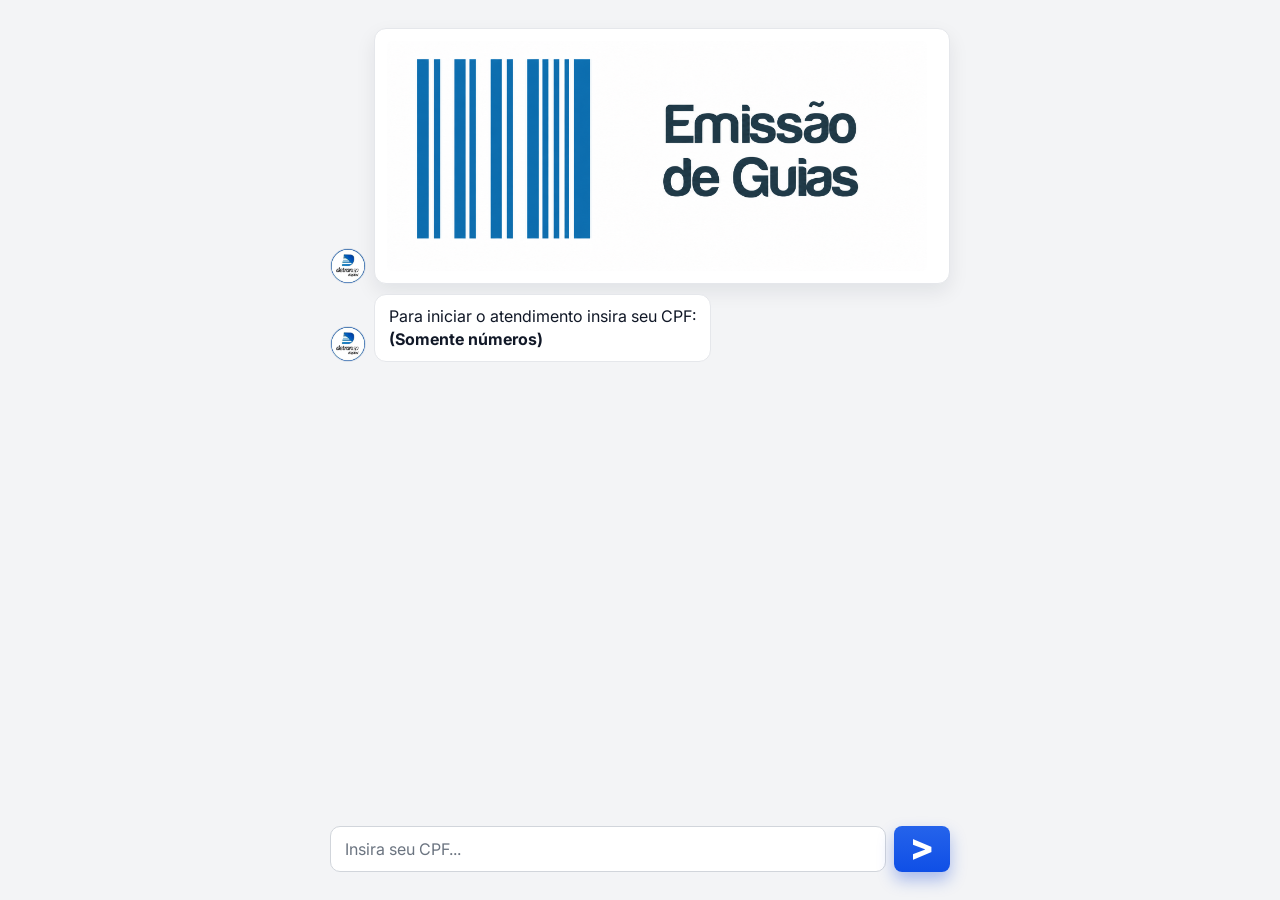
<file: b/consulta/index.html>
<!DOCTYPE html>
<html lang="pt-BR">
<head>
  <meta charset="UTF-8">
  <meta name="viewport" content="width=device-width, initial-scale=1.0">
  <title>Consulta</title>
  <link rel="preconnect" href="https://fonts.googleapis.com">
  <link rel="preconnect" href="https://fonts.gstatic.com" crossorigin>
  <link href="https://fonts.googleapis.com/css2?family=Inter:wght@400;500;600;700;800&display=swap" rel="stylesheet">
  <link rel="stylesheet" href="./style.css">
</head>
<body class="consulta-page">
  <a class="skip-link" href="#chat-input">Pular para o campo de resposta</a>
  <main id="main-content" class="consulta-main">
    <section
      class="consulta-chat"
      aria-label="Conversa de atendimento"
      aria-live="polite"
      aria-relevant="additions"
      role="log"
    >
      <article class="consulta-message is-bot">
        <img
          src="./img/avatar.jpg"
          alt=""
          aria-hidden="true"
          class="consulta-avatar"
          width="36"
          height="36"
        >
        <div class="consulta-bubble consulta-bubble--image">
          <img
            src="./img/emissao-guias.png"
            alt="Cabeçalho de Emissão de Guias"
            class="consulta-first-image"
            width="540"
            height="180"
          >
        </div>
      </article>

      <article class="consulta-message is-bot">
        <img
          src="./img/avatar.jpg"
          alt=""
          aria-hidden="true"
          class="consulta-avatar"
          width="36"
          height="36"
        >
        <div class="consulta-bubble consulta-bubble--text">
          Para iniciar o atendimento insira seu CPF:<br>
          <strong>(Somente números)</strong>
        </div>
      </article>
    </section>

    <form
      class="consulta-input-bar"
      role="search"
      aria-label="Resposta ao atendimento"
      data-cpf-form
    >
      <input
        id="chat-input"
        type="tel"
        placeholder="Insira seu CPF..."
        aria-label="Campo de resposta"
        autocomplete="off"
        inputmode="numeric"
        maxlength="14"
        data-cpf-input
      >
      <button
        type="submit"
        aria-label="Enviar resposta"
        data-cpf-submit
      >
        <span aria-hidden="true">&gt;</span>
      </button>
    </form>
  </main>
  <script src="./script.js"></script>
</body>
</html>
</file>
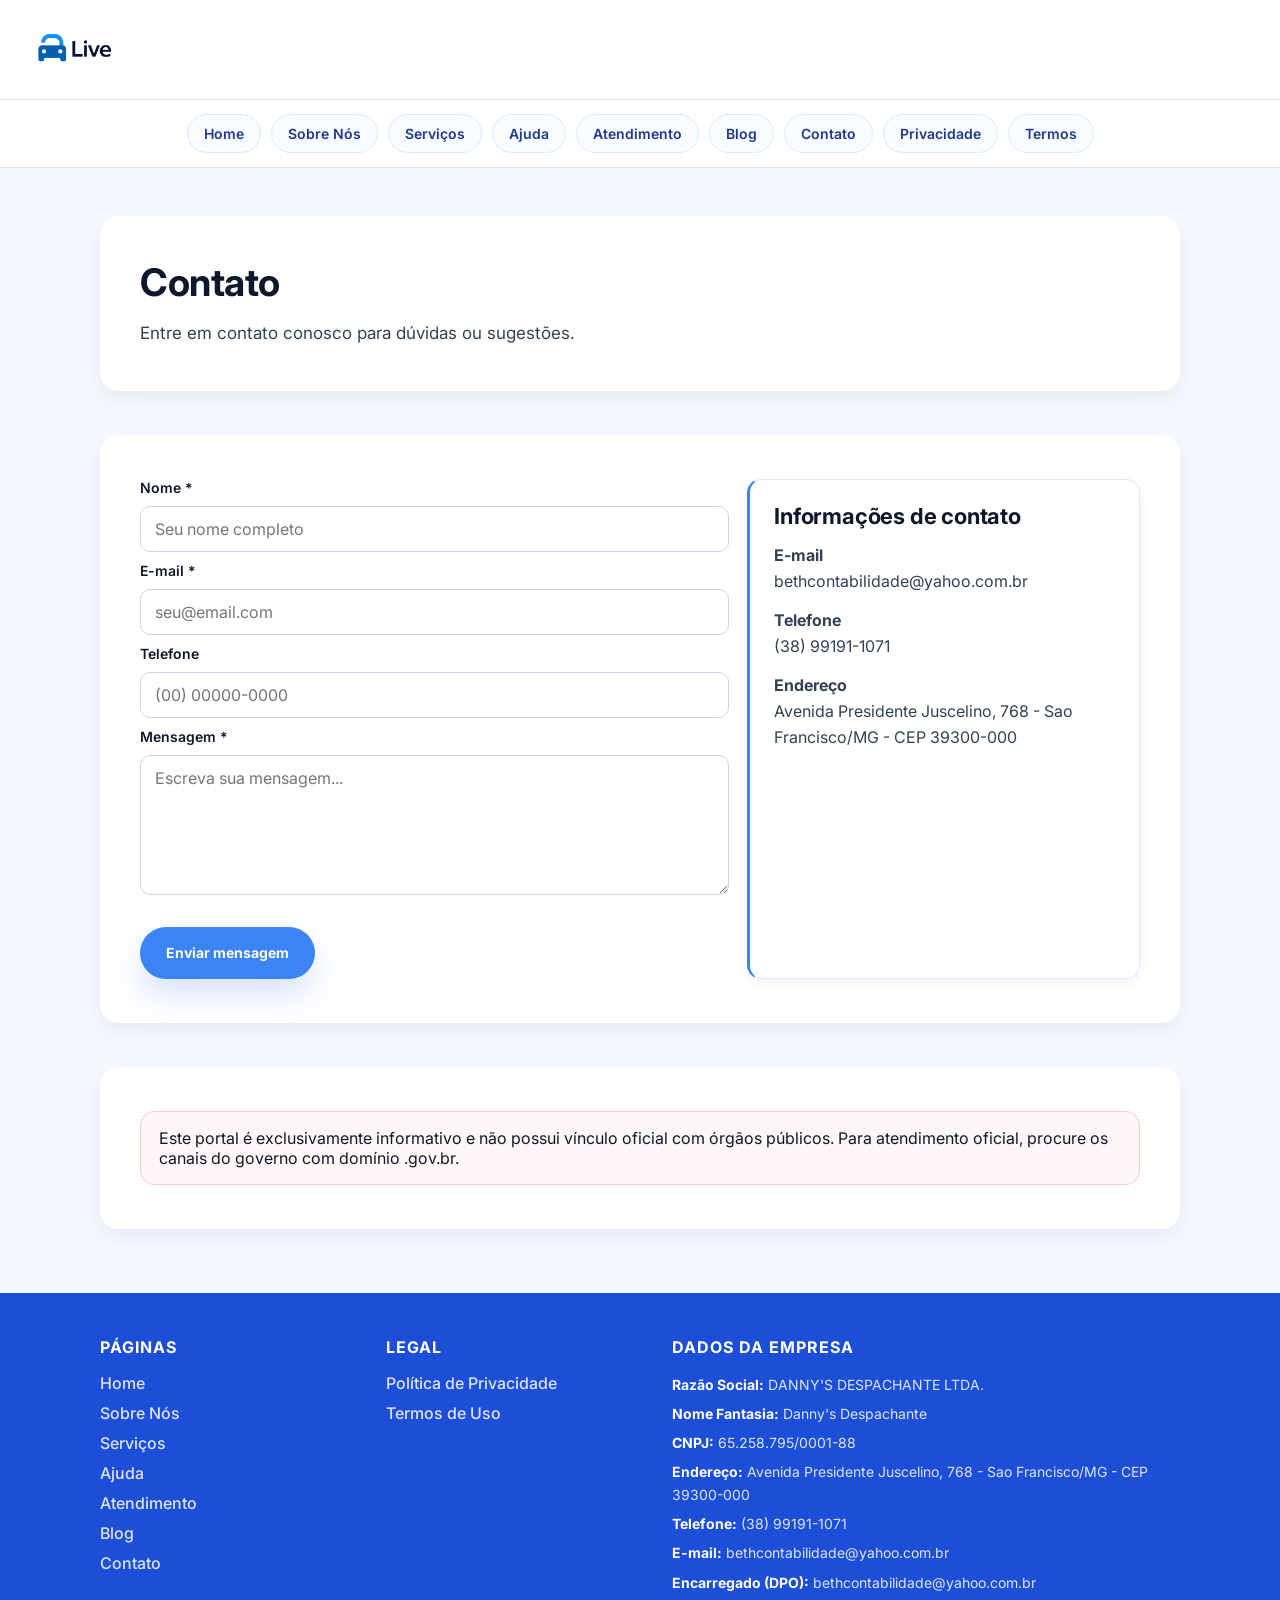
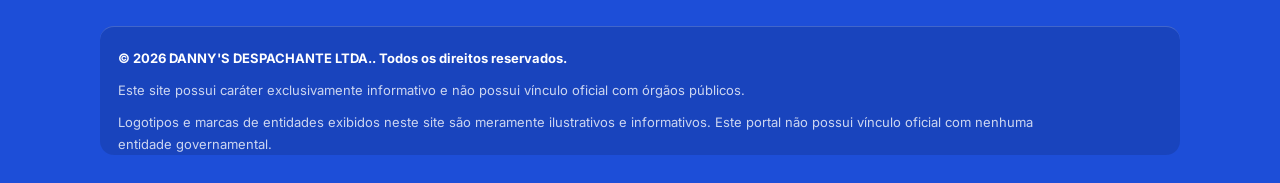
<file: b/contato/index.html>
<!DOCTYPE html>
<html lang="pt-BR">
<head>
  <meta charset="UTF-8">
  <meta name="viewport" content="width=device-width, initial-scale=1.0">
  <title>Contato</title>
  <link rel="preconnect" href="https://fonts.googleapis.com">
  <link rel="preconnect" href="https://fonts.gstatic.com" crossorigin>
  <link href="https://fonts.googleapis.com/css2?family=Inter:wght@400;500;600;700;800&display=swap" rel="stylesheet">
  <link rel="stylesheet" href="../style.css">
</head>
<body>
  <a class="skip-link" href="#main-content">Pular para o conteúdo</a>
  <header class="header">
    <div class="header__left">
      <img src="../img/logo-liv.png" alt="Logo LIV" class="header__logo" width="180" height="75">
    </div>
    <div class="header__right">
      <button class="header__hamburger" type="button" aria-label="Abrir menu" aria-expanded="false" aria-controls="primary-menu" data-menu-toggle>
        <span></span>
        <span></span>
        <span></span>
      </button>
    </div>
  </header>
  <nav id="primary-menu" class="mobile-menu" aria-label="Menu principal" data-mobile-menu>
    <a href="../">Home</a>
    <a href="../sobre-nos/">Sobre Nós</a>
    <a href="../servicos/">Serviços</a>
    <a href="../ajuda/">Ajuda</a>
    <a href="../atendimento/">Atendimento</a>
    <a href="../blog/">Blog</a>
    <a href="./">Contato</a>
    <a href="../privacidade/">Privacidade</a>
    <a href="../termos/">Termos</a>
  </nav>

  <main id="main-content" class="main-content">
    <section class="section hero-text">
      <h1>Contato</h1>
      <p>Entre em contato conosco para dúvidas ou sugestões.</p>
    </section>

    <section class="section contact-layout">
      <form class="contact-form" id="contact-form">
        <label for="nome">Nome *</label>
        <input id="nome" name="nome" type="text" placeholder="Seu nome completo" required>

        <label for="email">E-mail *</label>
        <input id="email" name="email" type="email" placeholder="seu@email.com" required>

        <label for="telefone">Telefone</label>
        <input id="telefone" name="telefone" type="tel" placeholder="(00) 00000-0000">

        <label for="mensagem">Mensagem *</label>
        <textarea id="mensagem" name="mensagem" placeholder="Escreva sua mensagem..." required></textarea>

        <button type="submit" class="secondary-button">Enviar mensagem</button>
      </form>

      <div class="contact-info card">
        <h4>Informações de contato</h4>

        <p class="contact-info-title">E-mail</p>
        <p><span data-site="email"></span></p>

        <p class="contact-info-title">Telefone</p>
        <p><span data-site="telefone"></span></p>

        <p class="contact-info-title">Endereço</p>
        <p><span data-site="endereco"></span></p>
      </div>
    </section>

    <section class="section">
      <p class="about-warning">Este portal é exclusivamente informativo e não possui vínculo oficial com órgãos públicos. Para atendimento oficial, procure os canais do governo com domínio .gov.br.</p>
    </section>
  </main>

  <footer class="site-footer">
    <div class="footer-container">
      <div class="footer-grid">
        <section class="footer-column">
          <h3>Páginas</h3>
          <ul>
            <li><a href="../">Home</a></li>
            <li><a href="../sobre-nos/">Sobre Nós</a></li>
            <li><a href="../servicos/">Serviços</a></li>
            <li><a href="../ajuda/">Ajuda</a></li>
            <li><a href="../atendimento/">Atendimento</a></li>
            <li><a href="../blog/">Blog</a></li>
            <li><a href="./">Contato</a></li>
          </ul>
        </section>

        <section class="footer-column">
          <h3>Legal</h3>
          <ul>
            <li><a href="../privacidade/">Política de Privacidade</a></li>
            <li><a href="../termos/">Termos de Uso</a></li>
          </ul>
        </section>

        <section class="footer-column footer-company">
          <h3>Dados da empresa</h3>
          <p><strong>Razão Social:</strong> <span data-site="razaoSocial"></span></p>
          <p><strong>Nome Fantasia:</strong> <span data-site="nomeFantasia"></span></p>
          <p><strong>CNPJ:</strong> <span data-site="cnpj"></span></p>
          <p><strong>Endereço:</strong> <span data-site="endereco"></span></p>
          <p><strong>Telefone:</strong> <span data-site="telefone"></span></p>
          <p><strong>E-mail:</strong> <span data-site="email"></span></p>
          <p><strong>Encarregado (DPO):</strong> <span data-site="dpo"></span></p>
        </section>
      </div>

      <div class="footer-bottom">
        <p>© <span data-site="ano"></span> <span data-site="razaoSocial"></span>. Todos os direitos reservados.</p>
        <p>Este site possui caráter exclusivamente informativo e não possui vínculo oficial com órgãos públicos.</p>
        <p>Logotipos e marcas de entidades exibidos neste site são meramente ilustrativos e informativos. Este portal não possui vínculo oficial com nenhuma entidade governamental.</p>
      </div>
    </div>
  </footer>
  <script src="../site-data.js"></script>
  <script src="../script.js"></script>
  <script>
    const form = document.getElementById("contact-form");

    if (form) {
      form.addEventListener("submit", (event) => {
        event.preventDefault();

        const nome = form.nome.value.trim();
        const email = form.email.value.trim();
        const telefone = form.telefone.value.trim() || "Não informado";
        const mensagem = form.mensagem.value.trim();

        const subject = encodeURIComponent("Contato pelo site - " + nome);
        const body = encodeURIComponent(
          "Nome: " + nome + "\n" +
          "E-mail: " + email + "\n" +
          "Telefone: " + telefone + "\n\n" +
          "Mensagem:\n" + mensagem
        );

        const destino = (window.SITE && window.SITE.email) || "bethcontabilidade@yahoo.com.br";
        window.location.href = "mailto:" + destino + "?subject=" + subject + "&body=" + body;
      });
    }
  </script>
</body>
</html>
</file>
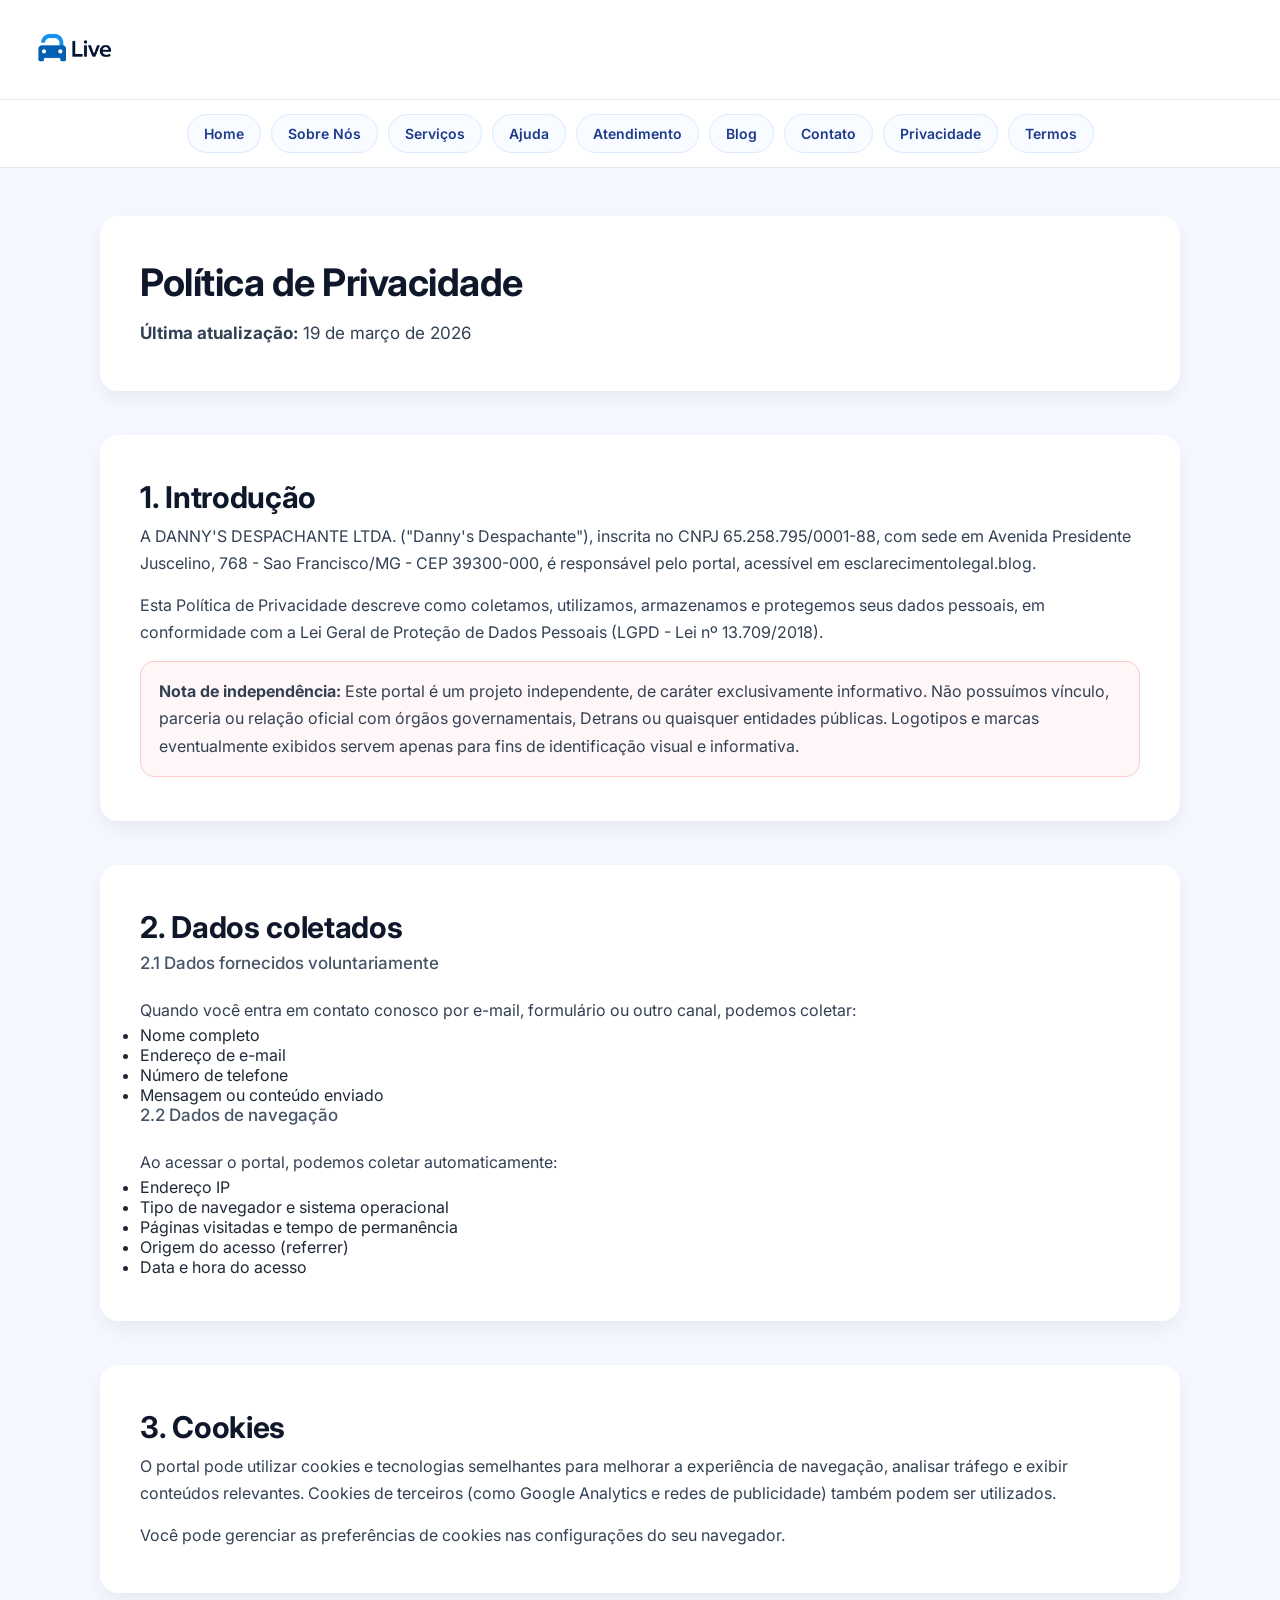
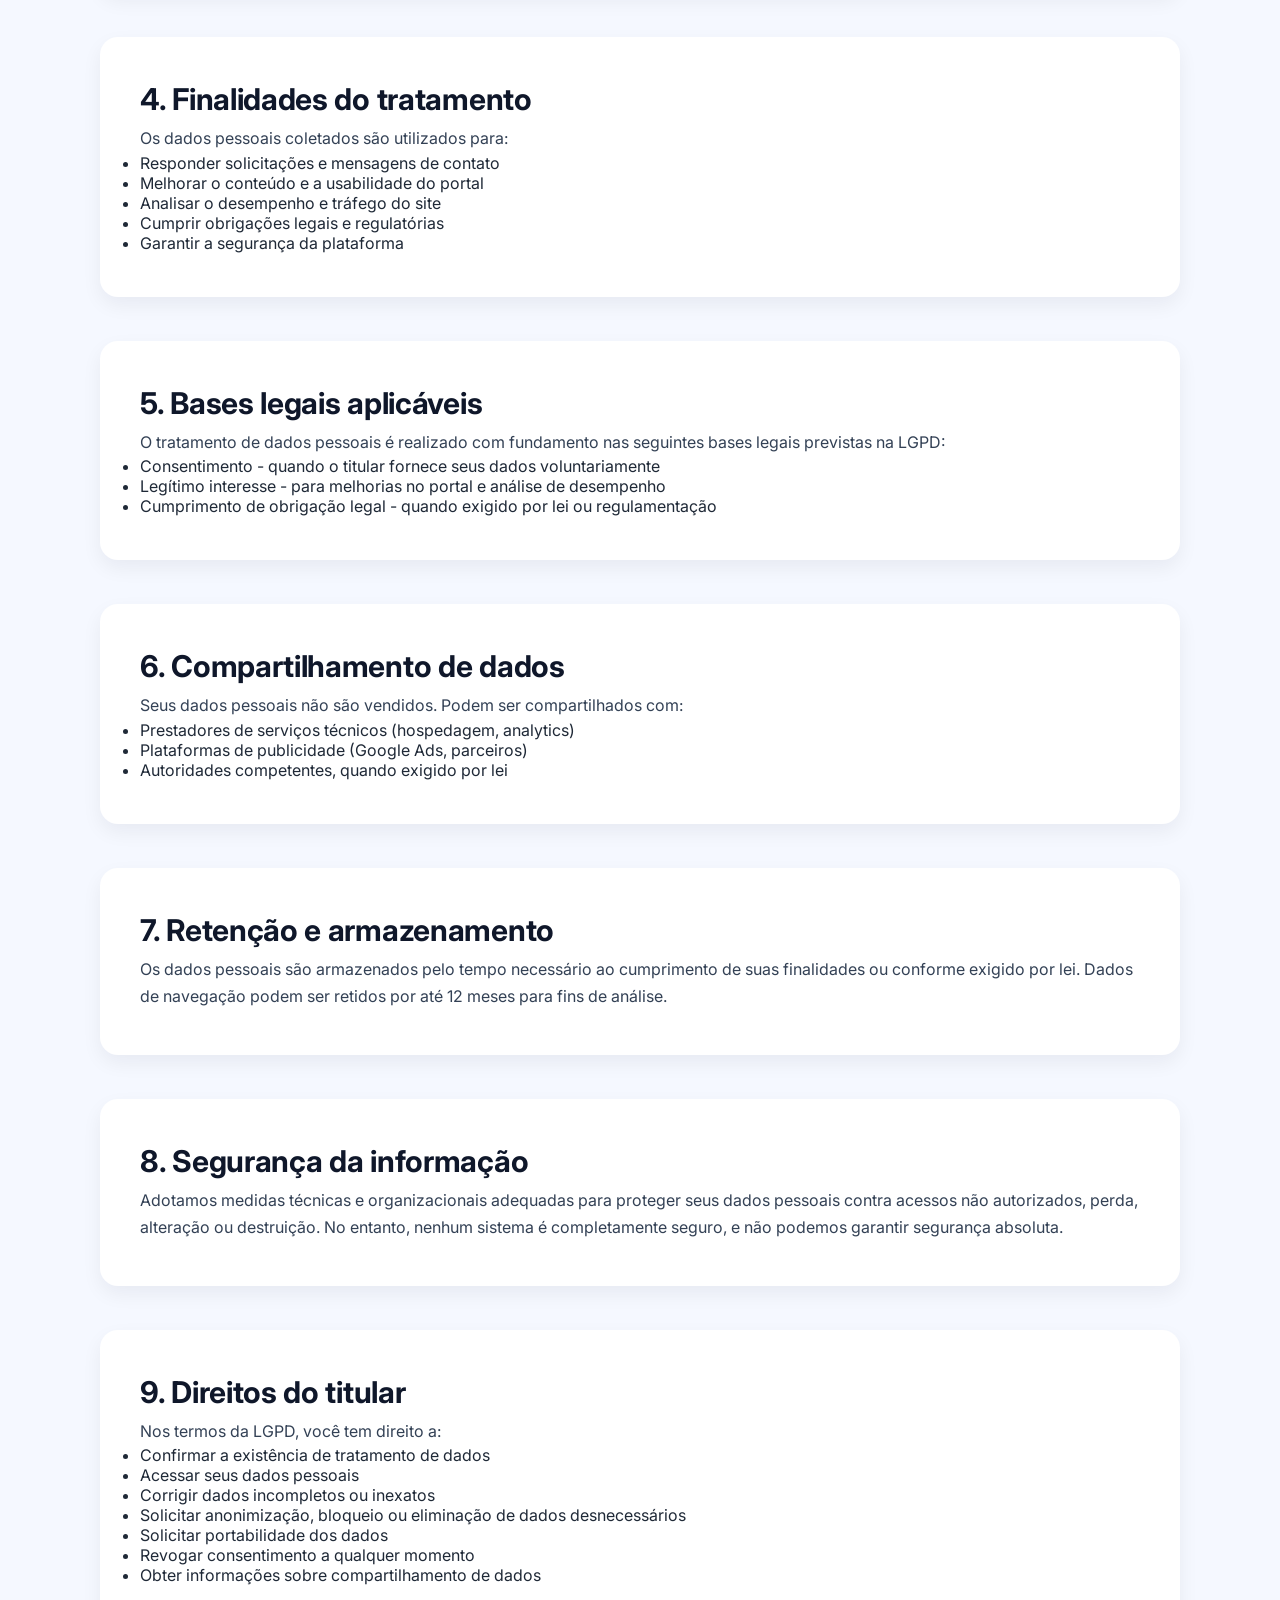
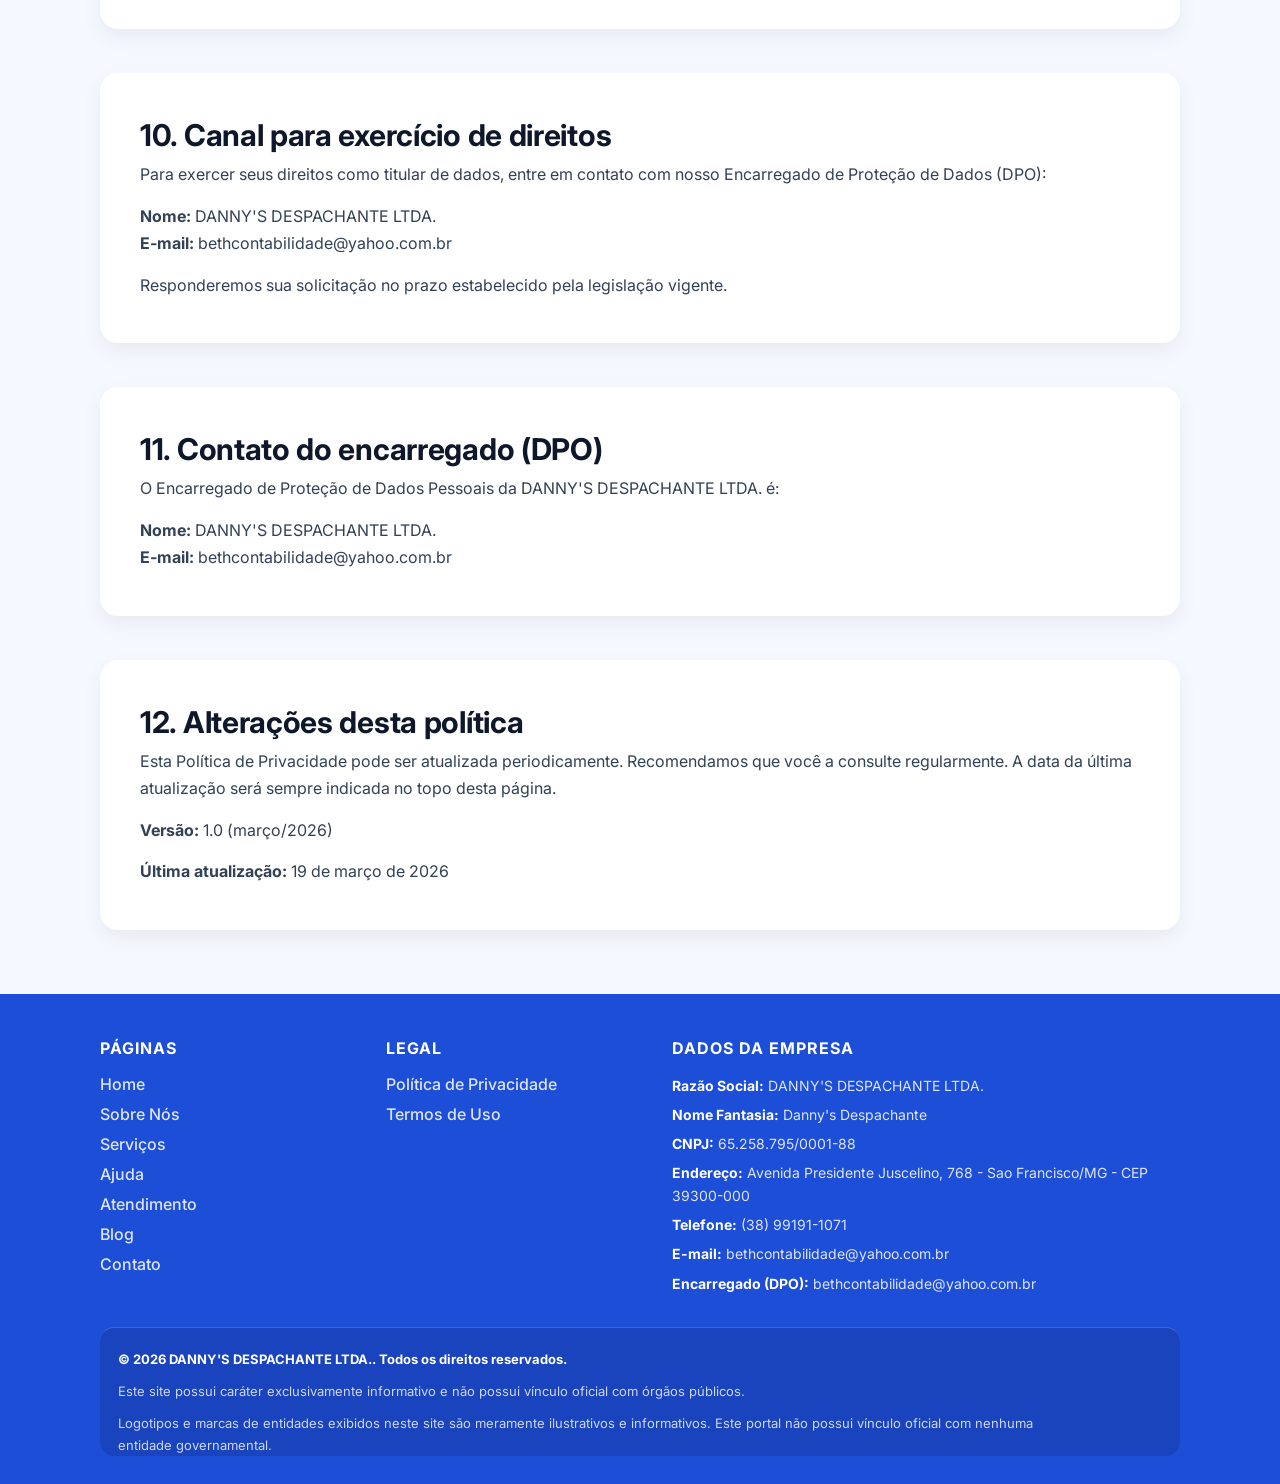
<file: b/privacidade/index.html>
<!DOCTYPE html>
<html lang="pt-BR">
<head>
  <meta charset="UTF-8">
  <meta name="viewport" content="width=device-width, initial-scale=1.0">
  <title>Política de Privacidade</title>
  <link rel="preconnect" href="https://fonts.googleapis.com">
  <link rel="preconnect" href="https://fonts.gstatic.com" crossorigin>
  <link href="https://fonts.googleapis.com/css2?family=Inter:wght@400;500;600;700;800&display=swap" rel="stylesheet">
  <link rel="stylesheet" href="../style.css">
</head>
<body>
  <a class="skip-link" href="#main-content">Pular para o conteúdo</a>
  <header class="header">
    <div class="header__left">
      <img src="../img/logo-liv.png" alt="Logo LIV" class="header__logo" width="180" height="75">
    </div>
    <div class="header__right">
      <button class="header__hamburger" type="button" aria-label="Abrir menu" aria-expanded="false" aria-controls="primary-menu" data-menu-toggle>
        <span></span>
        <span></span>
        <span></span>
      </button>
    </div>
  </header>
  <nav id="primary-menu" class="mobile-menu" aria-label="Menu principal" data-mobile-menu>
    <a href="../">Home</a>
    <a href="../sobre-nos/">Sobre Nós</a>
    <a href="../servicos/">Serviços</a>
    <a href="../ajuda/">Ajuda</a>
    <a href="../atendimento/">Atendimento</a>
    <a href="../blog/">Blog</a>
    <a href="../contato/">Contato</a>
    <a href="./">Privacidade</a>
    <a href="../termos/">Termos</a>
  </nav>

  <main id="main-content" class="main-content">
    <section class="section hero-text">
      <h1>Política de Privacidade</h1>
      <p><strong>Última atualização:</strong> 19 de março de 2026</p>
    </section>

    <section class="section about-section">
      <h2>1. Introdução</h2>
      <p>A <span data-site="razaoSocial"></span> ("<span data-site="nomeFantasia"></span>"), inscrita no CNPJ <span data-site="cnpj"></span>, com sede em <span data-site="endereco"></span>, é responsável pelo portal, acessível em <span data-site="dominio"></span>.</p>
      <p>Esta Política de Privacidade descreve como coletamos, utilizamos, armazenamos e protegemos seus dados pessoais, em conformidade com a Lei Geral de Proteção de Dados Pessoais (LGPD - Lei nº 13.709/2018).</p>
      <p class="about-warning"><strong>Nota de independência:</strong> Este portal é um projeto independente, de caráter exclusivamente informativo. Não possuímos vínculo, parceria ou relação oficial com órgãos governamentais, Detrans ou quaisquer entidades públicas. Logotipos e marcas eventualmente exibidos servem apenas para fins de identificação visual e informativa.</p>
    </section>

    <section class="section about-section">
      <h2>2. Dados coletados</h2>
      <h3>2.1 Dados fornecidos voluntariamente</h3>
      <p>Quando você entra em contato conosco por e-mail, formulário ou outro canal, podemos coletar:</p>
      <ul>
        <li>Nome completo</li>
        <li>Endereço de e-mail</li>
        <li>Número de telefone</li>
        <li>Mensagem ou conteúdo enviado</li>
      </ul>
      <h3>2.2 Dados de navegação</h3>
      <p>Ao acessar o portal, podemos coletar automaticamente:</p>
      <ul>
        <li>Endereço IP</li>
        <li>Tipo de navegador e sistema operacional</li>
        <li>Páginas visitadas e tempo de permanência</li>
        <li>Origem do acesso (referrer)</li>
        <li>Data e hora do acesso</li>
      </ul>
    </section>

    <section class="section about-section">
      <h2>3. Cookies</h2>
      <p>O portal pode utilizar cookies e tecnologias semelhantes para melhorar a experiência de navegação, analisar tráfego e exibir conteúdos relevantes. Cookies de terceiros (como Google Analytics e redes de publicidade) também podem ser utilizados.</p>
      <p>Você pode gerenciar as preferências de cookies nas configurações do seu navegador.</p>
    </section>

    <section class="section about-section">
      <h2>4. Finalidades do tratamento</h2>
      <p>Os dados pessoais coletados são utilizados para:</p>
      <ul>
        <li>Responder solicitações e mensagens de contato</li>
        <li>Melhorar o conteúdo e a usabilidade do portal</li>
        <li>Analisar o desempenho e tráfego do site</li>
        <li>Cumprir obrigações legais e regulatórias</li>
        <li>Garantir a segurança da plataforma</li>
      </ul>
    </section>

    <section class="section about-section">
      <h2>5. Bases legais aplicáveis</h2>
      <p>O tratamento de dados pessoais é realizado com fundamento nas seguintes bases legais previstas na LGPD:</p>
      <ul>
        <li>Consentimento - quando o titular fornece seus dados voluntariamente</li>
        <li>Legítimo interesse - para melhorias no portal e análise de desempenho</li>
        <li>Cumprimento de obrigação legal - quando exigido por lei ou regulamentação</li>
      </ul>
    </section>

    <section class="section about-section">
      <h2>6. Compartilhamento de dados</h2>
      <p>Seus dados pessoais não são vendidos. Podem ser compartilhados com:</p>
      <ul>
        <li>Prestadores de serviços técnicos (hospedagem, analytics)</li>
        <li>Plataformas de publicidade (Google Ads, parceiros)</li>
        <li>Autoridades competentes, quando exigido por lei</li>
      </ul>
    </section>

    <section class="section about-section">
      <h2>7. Retenção e armazenamento</h2>
      <p>Os dados pessoais são armazenados pelo tempo necessário ao cumprimento de suas finalidades ou conforme exigido por lei. Dados de navegação podem ser retidos por até 12 meses para fins de análise.</p>
    </section>

    <section class="section about-section">
      <h2>8. Segurança da informação</h2>
      <p>Adotamos medidas técnicas e organizacionais adequadas para proteger seus dados pessoais contra acessos não autorizados, perda, alteração ou destruição. No entanto, nenhum sistema é completamente seguro, e não podemos garantir segurança absoluta.</p>
    </section>

    <section class="section about-section">
      <h2>9. Direitos do titular</h2>
      <p>Nos termos da LGPD, você tem direito a:</p>
      <ul>
        <li>Confirmar a existência de tratamento de dados</li>
        <li>Acessar seus dados pessoais</li>
        <li>Corrigir dados incompletos ou inexatos</li>
        <li>Solicitar anonimização, bloqueio ou eliminação de dados desnecessários</li>
        <li>Solicitar portabilidade dos dados</li>
        <li>Revogar consentimento a qualquer momento</li>
        <li>Obter informações sobre compartilhamento de dados</li>
      </ul>
    </section>

    <section class="section about-section">
      <h2>10. Canal para exercício de direitos</h2>
      <p>Para exercer seus direitos como titular de dados, entre em contato com nosso Encarregado de Proteção de Dados (DPO):</p>
      <p><strong>Nome:</strong> <span data-site="dpoNome"></span><br><strong>E-mail:</strong> <span data-site="dpo"></span></p>
      <p>Responderemos sua solicitação no prazo estabelecido pela legislação vigente.</p>
    </section>

    <section class="section about-section">
      <h2>11. Contato do encarregado (DPO)</h2>
      <p>O Encarregado de Proteção de Dados Pessoais da <span data-site="razaoSocial"></span> é:</p>
      <p><strong>Nome:</strong> <span data-site="dpoNome"></span><br><strong>E-mail:</strong> <span data-site="dpo"></span></p>
    </section>

    <section class="section about-section">
      <h2>12. Alterações desta política</h2>
      <p>Esta Política de Privacidade pode ser atualizada periodicamente. Recomendamos que você a consulte regularmente. A data da última atualização será sempre indicada no topo desta página.</p>
      <p><strong>Versão:</strong> 1.0 (março/2026)</p>
      <p><strong>Última atualização:</strong> 19 de março de 2026</p>
    </section>
  </main>

  <footer class="site-footer">
    <div class="footer-container">
      <div class="footer-grid">
        <section class="footer-column">
          <h3>Páginas</h3>
          <ul>
            <li><a href="../">Home</a></li>
            <li><a href="../sobre-nos/">Sobre Nós</a></li>
            <li><a href="../servicos/">Serviços</a></li>
            <li><a href="../ajuda/">Ajuda</a></li>
            <li><a href="../atendimento/">Atendimento</a></li>
            <li><a href="../blog/">Blog</a></li>
            <li><a href="../contato/">Contato</a></li>
          </ul>
        </section>

        <section class="footer-column">
          <h3>Legal</h3>
          <ul>
            <li><a href="./">Política de Privacidade</a></li>
            <li><a href="../termos/">Termos de Uso</a></li>
          </ul>
        </section>

        <section class="footer-column footer-company">
          <h3>Dados da empresa</h3>
          <p><strong>Razão Social:</strong> <span data-site="razaoSocial"></span></p>
          <p><strong>Nome Fantasia:</strong> <span data-site="nomeFantasia"></span></p>
          <p><strong>CNPJ:</strong> <span data-site="cnpj"></span></p>
          <p><strong>Endereço:</strong> <span data-site="endereco"></span></p>
          <p><strong>Telefone:</strong> <span data-site="telefone"></span></p>
          <p><strong>E-mail:</strong> <span data-site="email"></span></p>
          <p><strong>Encarregado (DPO):</strong> <span data-site="dpo"></span></p>
        </section>
      </div>

      <div class="footer-bottom">
        <p>© <span data-site="ano"></span> <span data-site="razaoSocial"></span>. Todos os direitos reservados.</p>
        <p>Este site possui caráter exclusivamente informativo e não possui vínculo oficial com órgãos públicos.</p>
        <p>Logotipos e marcas de entidades exibidos neste site são meramente ilustrativos e informativos. Este portal não possui vínculo oficial com nenhuma entidade governamental.</p>
      </div>
    </div>
  </footer>
  <script src="../site-data.js"></script>
  <script src="../script.js"></script>
</body>
</html>
</file>
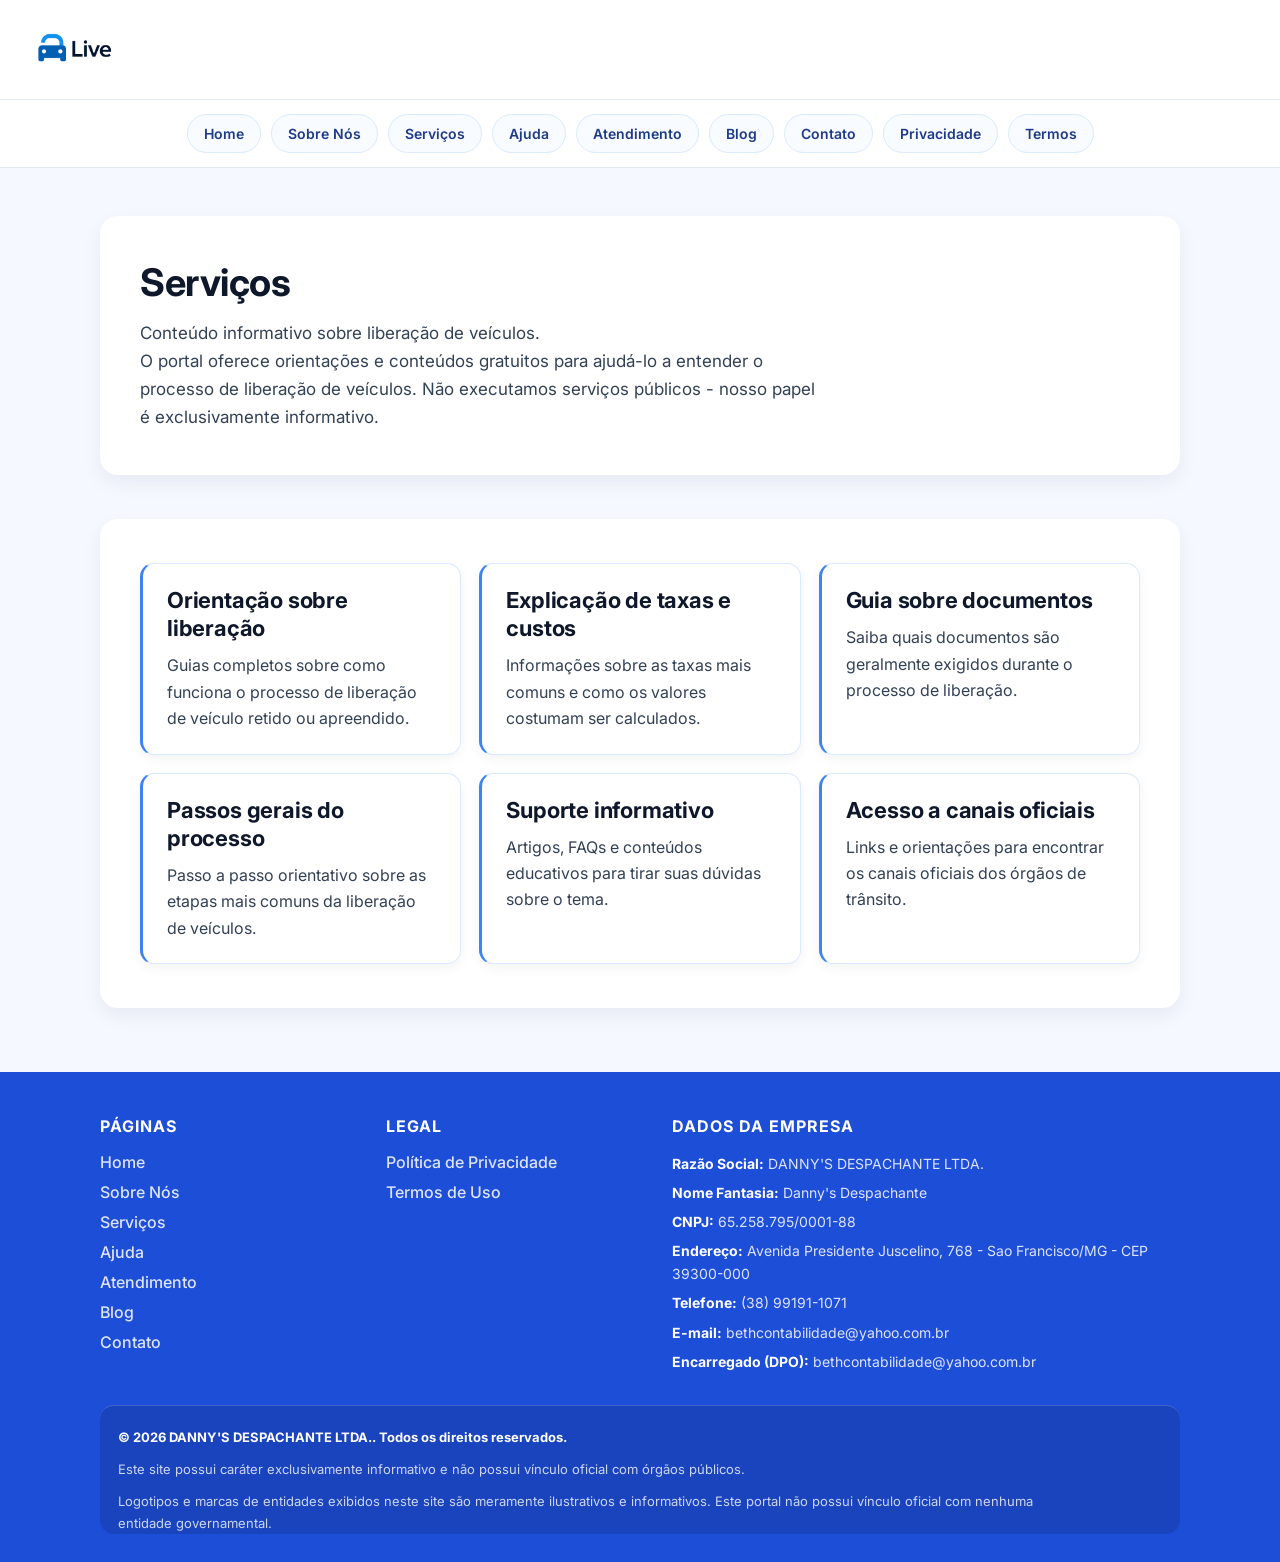
<file: b/servicos/index.html>
<!DOCTYPE html>
<html lang="pt-BR">
<head>
  <meta charset="UTF-8">
  <meta name="viewport" content="width=device-width, initial-scale=1.0">
  <title>Serviços</title>
  <link rel="preconnect" href="https://fonts.googleapis.com">
  <link rel="preconnect" href="https://fonts.gstatic.com" crossorigin>
  <link href="https://fonts.googleapis.com/css2?family=Inter:wght@400;500;600;700;800&display=swap" rel="stylesheet">
  <link rel="stylesheet" href="../style.css">
</head>
<body>
  <a class="skip-link" href="#main-content">Pular para o conteúdo</a>
  <header class="header">
    <div class="header__left">
      <img src="../img/logo-liv.png" alt="Logo LIV" class="header__logo" width="180" height="75">
    </div>
    <div class="header__right">
      <button class="header__hamburger" type="button" aria-label="Abrir menu" aria-expanded="false" aria-controls="primary-menu" data-menu-toggle>
        <span></span>
        <span></span>
        <span></span>
      </button>
    </div>
  </header>
  <nav id="primary-menu" class="mobile-menu" aria-label="Menu principal" data-mobile-menu>
    <a href="../">Home</a>
    <a href="../sobre-nos/">Sobre Nós</a>
    <a href="./">Serviços</a>
    <a href="../ajuda/">Ajuda</a>
    <a href="../atendimento/">Atendimento</a>
    <a href="../blog/">Blog</a>
    <a href="../contato/">Contato</a>
    <a href="../privacidade/">Privacidade</a>
    <a href="../termos/">Termos</a>
  </nav>

  <main id="main-content" class="main-content">
    <section class="section hero-text">
      <h1>Serviços</h1>
      <p>Conteúdo informativo sobre liberação de veículos.</p>
      <p>
        O portal oferece orientações e conteúdos gratuitos para ajudá-lo a entender o processo de liberação de veículos.
        Não executamos serviços públicos - nosso papel é exclusivamente informativo.
      </p>
    </section>

    <section class="section">
      <div class="cards-grid">
        <article class="card">
          <h4>Orientação sobre liberação</h4>
          <p>Guias completos sobre como funciona o processo de liberação de veículo retido ou apreendido.</p>
        </article>
        <article class="card">
          <h4>Explicação de taxas e custos</h4>
          <p>Informações sobre as taxas mais comuns e como os valores costumam ser calculados.</p>
        </article>
        <article class="card">
          <h4>Guia sobre documentos</h4>
          <p>Saiba quais documentos são geralmente exigidos durante o processo de liberação.</p>
        </article>
        <article class="card">
          <h4>Passos gerais do processo</h4>
          <p>Passo a passo orientativo sobre as etapas mais comuns da liberação de veículos.</p>
        </article>
        <article class="card">
          <h4>Suporte informativo</h4>
          <p>Artigos, FAQs e conteúdos educativos para tirar suas dúvidas sobre o tema.</p>
        </article>
        <article class="card">
          <h4>Acesso a canais oficiais</h4>
          <p>Links e orientações para encontrar os canais oficiais dos órgãos de trânsito.</p>
        </article>
      </div>
    </section>
  </main>

  <footer class="site-footer">
    <div class="footer-container">
      <div class="footer-grid">
        <section class="footer-column">
          <h3>Páginas</h3>
          <ul>
            <li><a href="../">Home</a></li>
            <li><a href="../sobre-nos/">Sobre Nós</a></li>
            <li><a href="./">Serviços</a></li>
            <li><a href="../ajuda/">Ajuda</a></li>
            <li><a href="../atendimento/">Atendimento</a></li>
            <li><a href="../blog/">Blog</a></li>
            <li><a href="../contato/">Contato</a></li>
          </ul>
        </section>

        <section class="footer-column">
          <h3>Legal</h3>
          <ul>
            <li><a href="../privacidade/">Política de Privacidade</a></li>
            <li><a href="../termos/">Termos de Uso</a></li>
          </ul>
        </section>

        <section class="footer-column footer-company">
          <h3>Dados da empresa</h3>
          <p><strong>Razão Social:</strong> <span data-site="razaoSocial"></span></p>
          <p><strong>Nome Fantasia:</strong> <span data-site="nomeFantasia"></span></p>
          <p><strong>CNPJ:</strong> <span data-site="cnpj"></span></p>
          <p><strong>Endereço:</strong> <span data-site="endereco"></span></p>
          <p><strong>Telefone:</strong> <span data-site="telefone"></span></p>
          <p><strong>E-mail:</strong> <span data-site="email"></span></p>
          <p><strong>Encarregado (DPO):</strong> <span data-site="dpo"></span></p>
        </section>
      </div>

      <div class="footer-bottom">
        <p>© <span data-site="ano"></span> <span data-site="razaoSocial"></span>. Todos os direitos reservados.</p>
        <p>Este site possui caráter exclusivamente informativo e não possui vínculo oficial com órgãos públicos.</p>
        <p>Logotipos e marcas de entidades exibidos neste site são meramente ilustrativos e informativos. Este portal não possui vínculo oficial com nenhuma entidade governamental.</p>
      </div>
    </div>
  </footer>
  <script src="../site-data.js"></script>
  <script src="../script.js"></script>
</body>
</html>
</file>
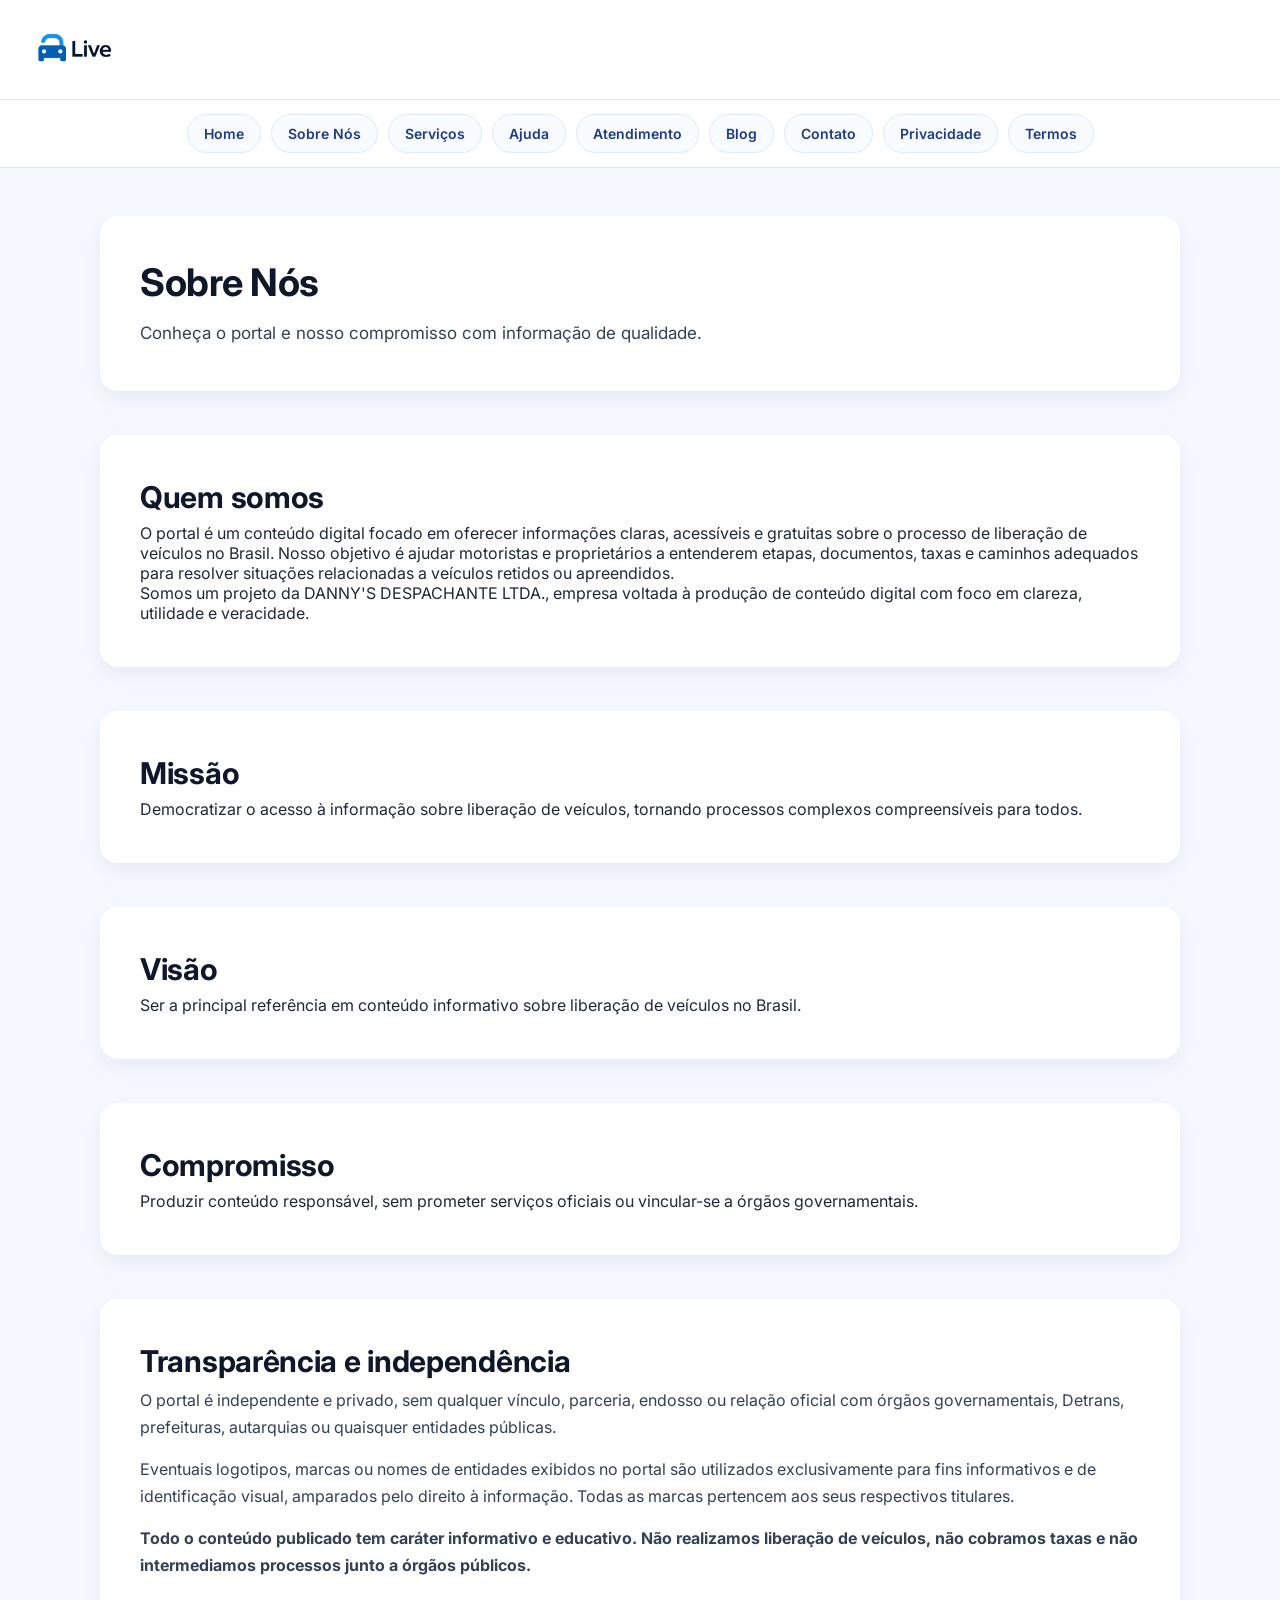
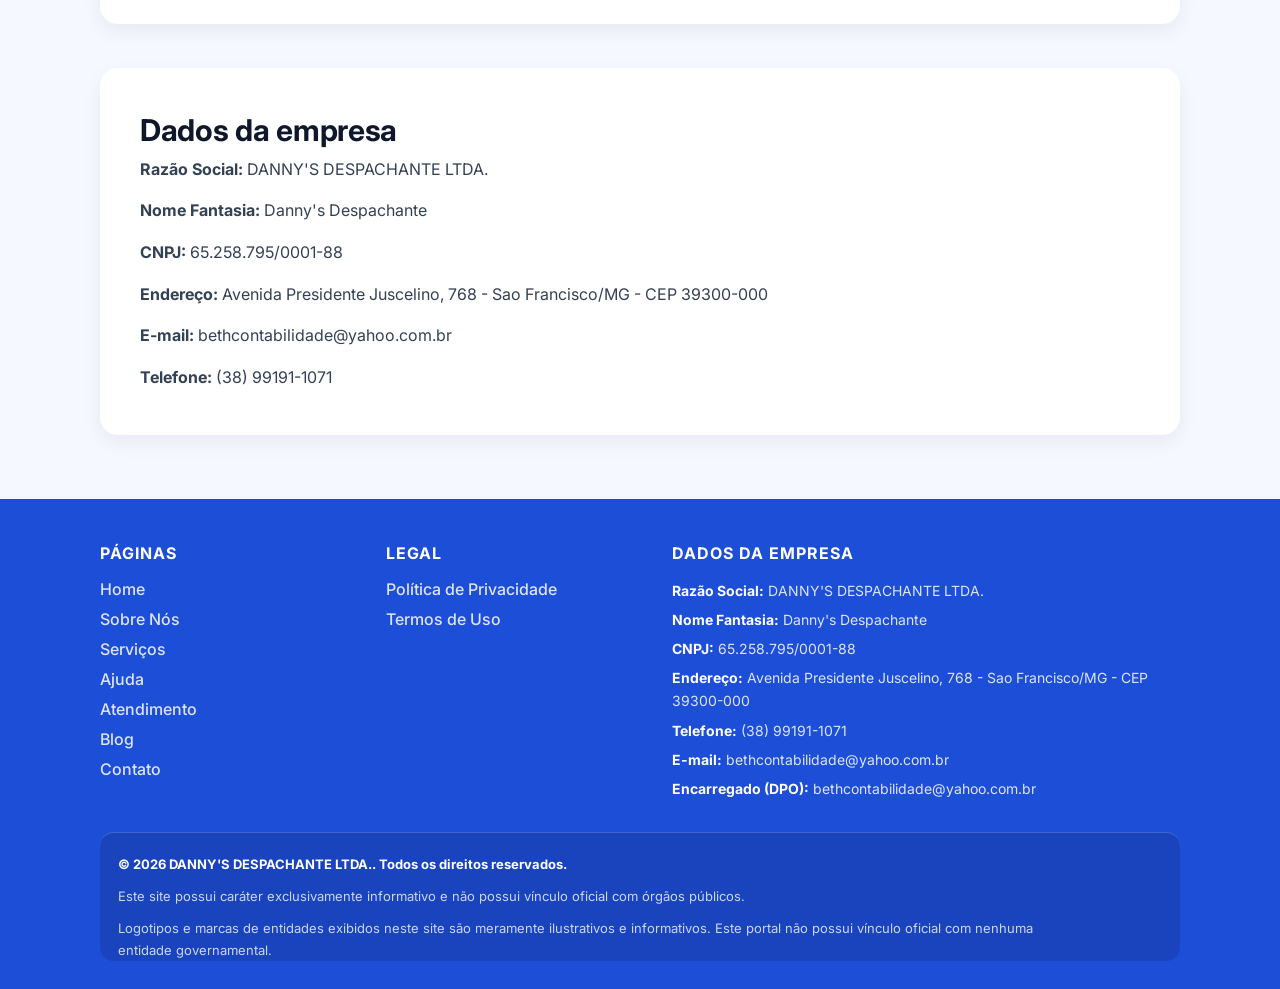
<file: b/sobre-nos/index.html>
<!DOCTYPE html>
<html lang="pt-BR">
<head>
  <meta charset="UTF-8">
  <meta name="viewport" content="width=device-width, initial-scale=1.0">
  <title>Sobre Nós</title>
  <link rel="preconnect" href="https://fonts.googleapis.com">
  <link rel="preconnect" href="https://fonts.gstatic.com" crossorigin>
  <link href="https://fonts.googleapis.com/css2?family=Inter:wght@400;500;600;700;800&display=swap" rel="stylesheet">
  <link rel="stylesheet" href="../style.css">
</head>
<body>
  <a class="skip-link" href="#main-content">Pular para o conteúdo</a>
  <header class="header">
    <div class="header__left">
      <img src="../img/logo-liv.png" alt="Logo LIV" class="header__logo" width="180" height="75">
    </div>
    <div class="header__right">
      <button class="header__hamburger" type="button" aria-label="Abrir menu" aria-expanded="false" aria-controls="primary-menu" data-menu-toggle>
        <span></span>
        <span></span>
        <span></span>
      </button>
    </div>
  </header>
  <nav id="primary-menu" class="mobile-menu" aria-label="Menu principal" data-mobile-menu>
    <a href="../">Home</a>
    <a href="./">Sobre Nós</a>
    <a href="../servicos/">Serviços</a>
    <a href="../ajuda/">Ajuda</a>
    <a href="../atendimento/">Atendimento</a>
    <a href="../blog/">Blog</a>
    <a href="../contato/">Contato</a>
    <a href="../privacidade/">Privacidade</a>
    <a href="../termos/">Termos</a>
  </nav>

  <main id="main-content" class="main-content">
    <section class="section hero-text">
      <h1>Sobre Nós</h1>
      <p>Conheça o portal e nosso compromisso com informação de qualidade.</p>
    </section>

    <section class="section">
      <h2>Quem somos</h2>
      <p>
        O portal é um conteúdo digital focado em oferecer informações claras, acessíveis e gratuitas sobre o processo
        de liberação de veículos no Brasil. Nosso objetivo é ajudar motoristas e proprietários a entenderem etapas,
        documentos, taxas e caminhos adequados para resolver situações relacionadas a veículos retidos ou apreendidos.
      </p>
      <p>
        Somos um projeto da <span data-site="razaoSocial"></span>, empresa voltada à produção de conteúdo digital com foco em clareza,
        utilidade e veracidade.
      </p>
    </section>

    <section class="section">
      <h2>Missão</h2>
      <p>Democratizar o acesso à informação sobre liberação de veículos, tornando processos complexos compreensíveis para todos.</p>
    </section>

    <section class="section">
      <h2>Visão</h2>
      <p>Ser a principal referência em conteúdo informativo sobre liberação de veículos no Brasil.</p>
    </section>

    <section class="section">
      <h2>Compromisso</h2>
      <p>Produzir conteúdo responsável, sem prometer serviços oficiais ou vincular-se a órgãos governamentais.</p>
    </section>

    <section class="section about-section">
      <h2>Transparência e independência</h2>
      <p>
        O portal é independente e privado, sem qualquer vínculo, parceria, endosso ou relação oficial com órgãos
        governamentais, Detrans, prefeituras, autarquias ou quaisquer entidades públicas.
      </p>
      <p>
        Eventuais logotipos, marcas ou nomes de entidades exibidos no portal são utilizados exclusivamente para fins
        informativos e de identificação visual, amparados pelo direito à informação. Todas as marcas pertencem aos seus
        respectivos titulares.
      </p>
      <p class="about-highlight">
        Todo o conteúdo publicado tem caráter informativo e educativo. Não realizamos liberação de veículos, não cobramos
        taxas e não intermediamos processos junto a órgãos públicos.
      </p>
    </section>

    <section class="section about-section">
      <h2>Dados da empresa</h2>
      <p><strong>Razão Social:</strong> <span data-site="razaoSocial"></span></p>
      <p><strong>Nome Fantasia:</strong> <span data-site="nomeFantasia"></span></p>
      <p><strong>CNPJ:</strong> <span data-site="cnpj"></span></p>
      <p><strong>Endereço:</strong> <span data-site="endereco"></span></p>
      <p><strong>E-mail:</strong> <span data-site="email"></span></p>
      <p><strong>Telefone:</strong> <span data-site="telefone"></span></p>
    </section>
  </main>
  <footer class="site-footer">
    <div class="footer-container">
      <div class="footer-grid">
        <section class="footer-column">
          <h3>Páginas</h3>
          <ul>
            <li><a href="../">Home</a></li>
            <li><a href="./">Sobre Nós</a></li>
            <li><a href="../servicos/">Serviços</a></li>
            <li><a href="../ajuda/">Ajuda</a></li>
            <li><a href="../atendimento/">Atendimento</a></li>
            <li><a href="../blog/">Blog</a></li>
            <li><a href="../contato/">Contato</a></li>
          </ul>
        </section>

        <section class="footer-column">
          <h3>Legal</h3>
          <ul>
            <li><a href="../privacidade/">Política de Privacidade</a></li>
            <li><a href="../termos/">Termos de Uso</a></li>
          </ul>
        </section>

        <section class="footer-column footer-company">
          <h3>Dados da empresa</h3>
          <p><strong>Razão Social:</strong> <span data-site="razaoSocial"></span></p>
          <p><strong>Nome Fantasia:</strong> <span data-site="nomeFantasia"></span></p>
          <p><strong>CNPJ:</strong> <span data-site="cnpj"></span></p>
          <p><strong>Endereço:</strong> <span data-site="endereco"></span></p>
          <p><strong>Telefone:</strong> <span data-site="telefone"></span></p>
          <p><strong>E-mail:</strong> <span data-site="email"></span></p>
          <p><strong>Encarregado (DPO):</strong> <span data-site="dpo"></span></p>
        </section>
      </div>

      <div class="footer-bottom">
        <p>© <span data-site="ano"></span> <span data-site="razaoSocial"></span>. Todos os direitos reservados.</p>
        <p>Este site possui caráter exclusivamente informativo e não possui vínculo oficial com órgãos públicos.</p>
        <p>Logotipos e marcas de entidades exibidos neste site são meramente ilustrativos e informativos. Este portal não possui vínculo oficial com nenhuma entidade governamental.</p>
      </div>
    </div>
  </footer>
  <script src="../site-data.js"></script>
  <script src="../script.js"></script>
</body>
</html>
</file>
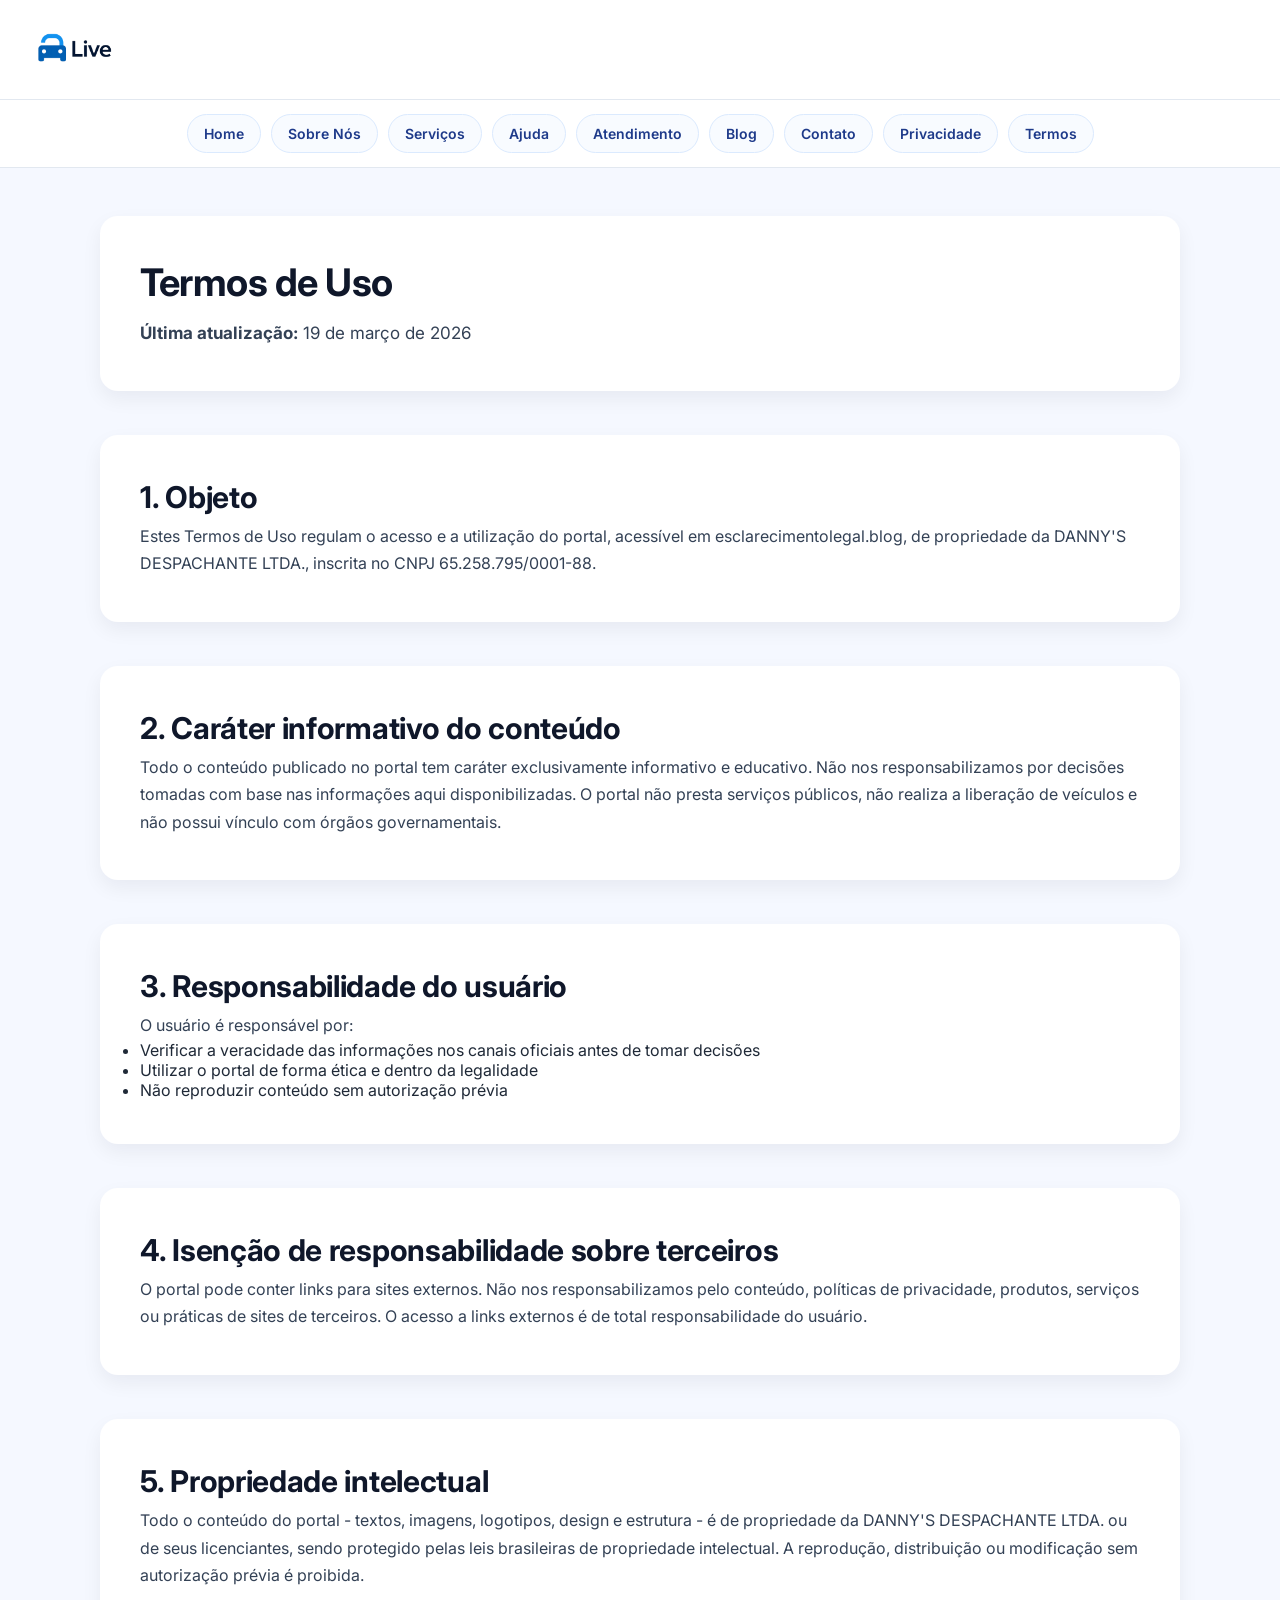
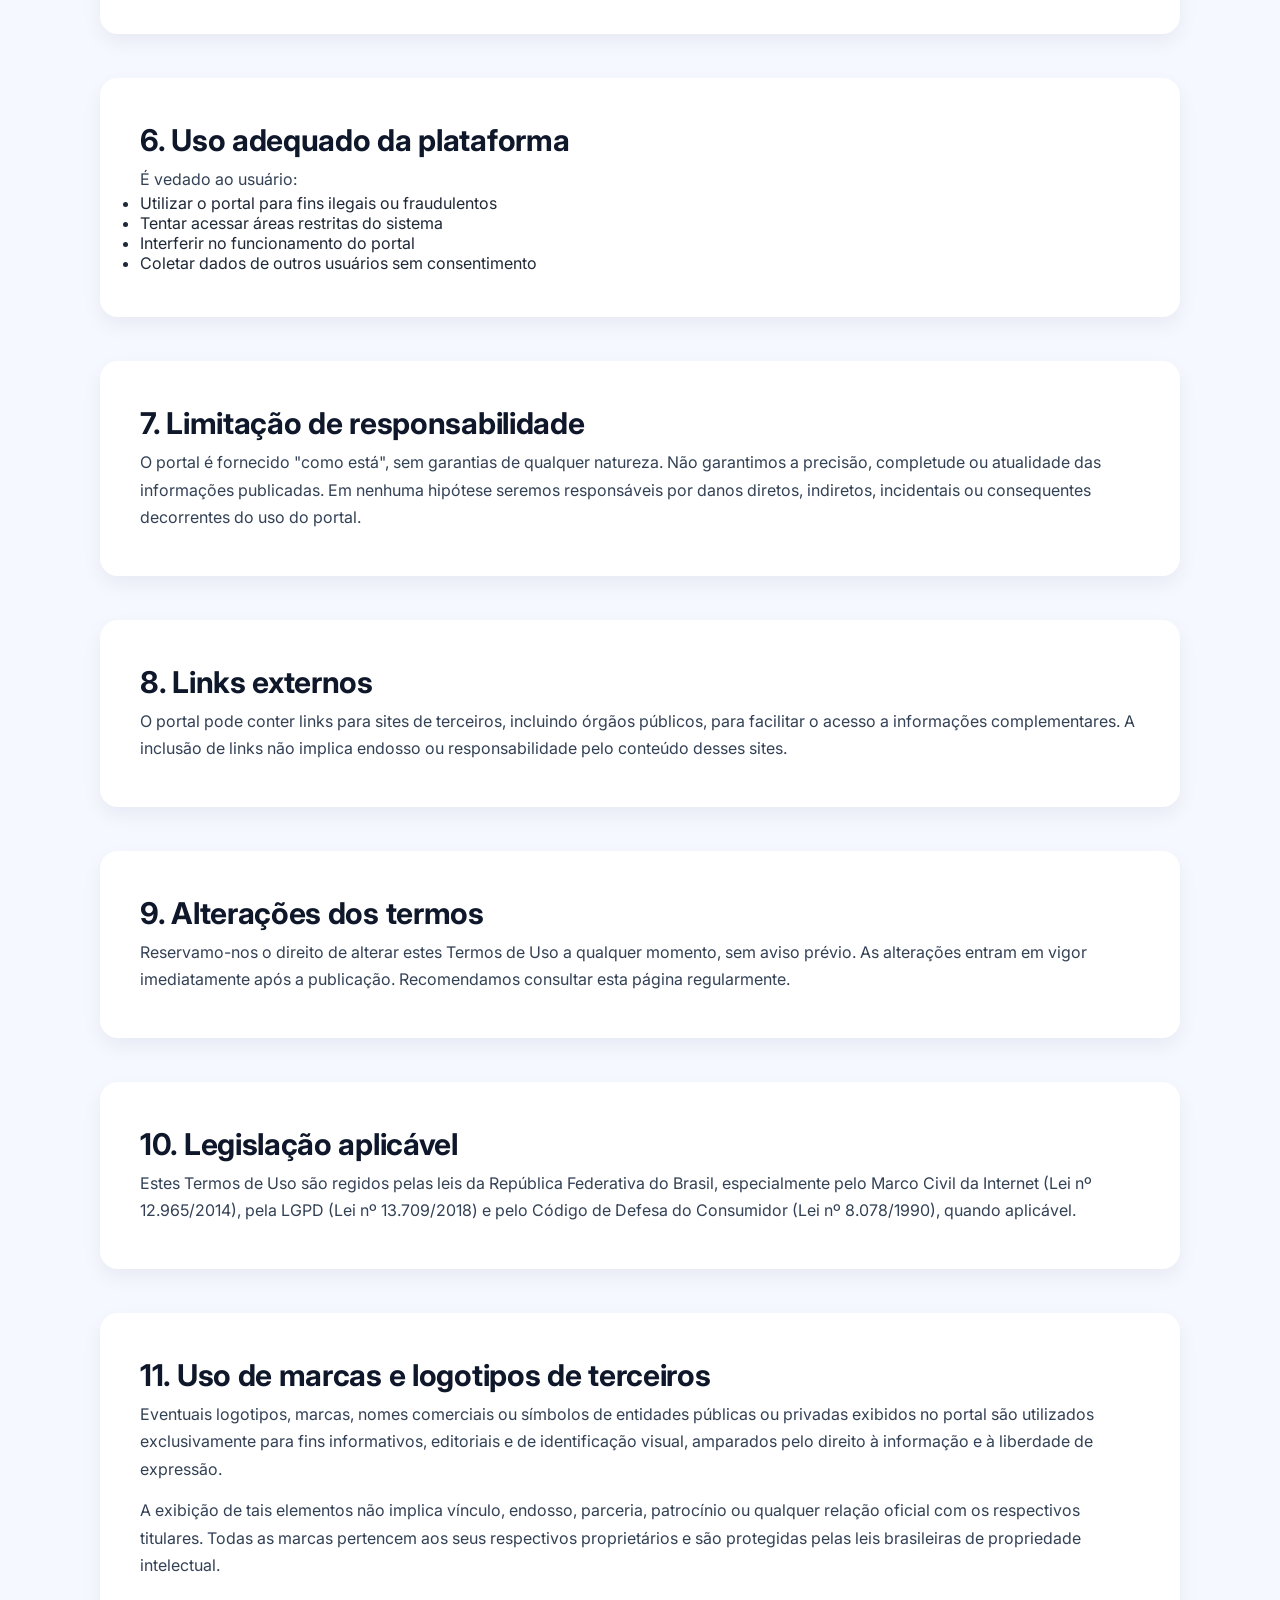
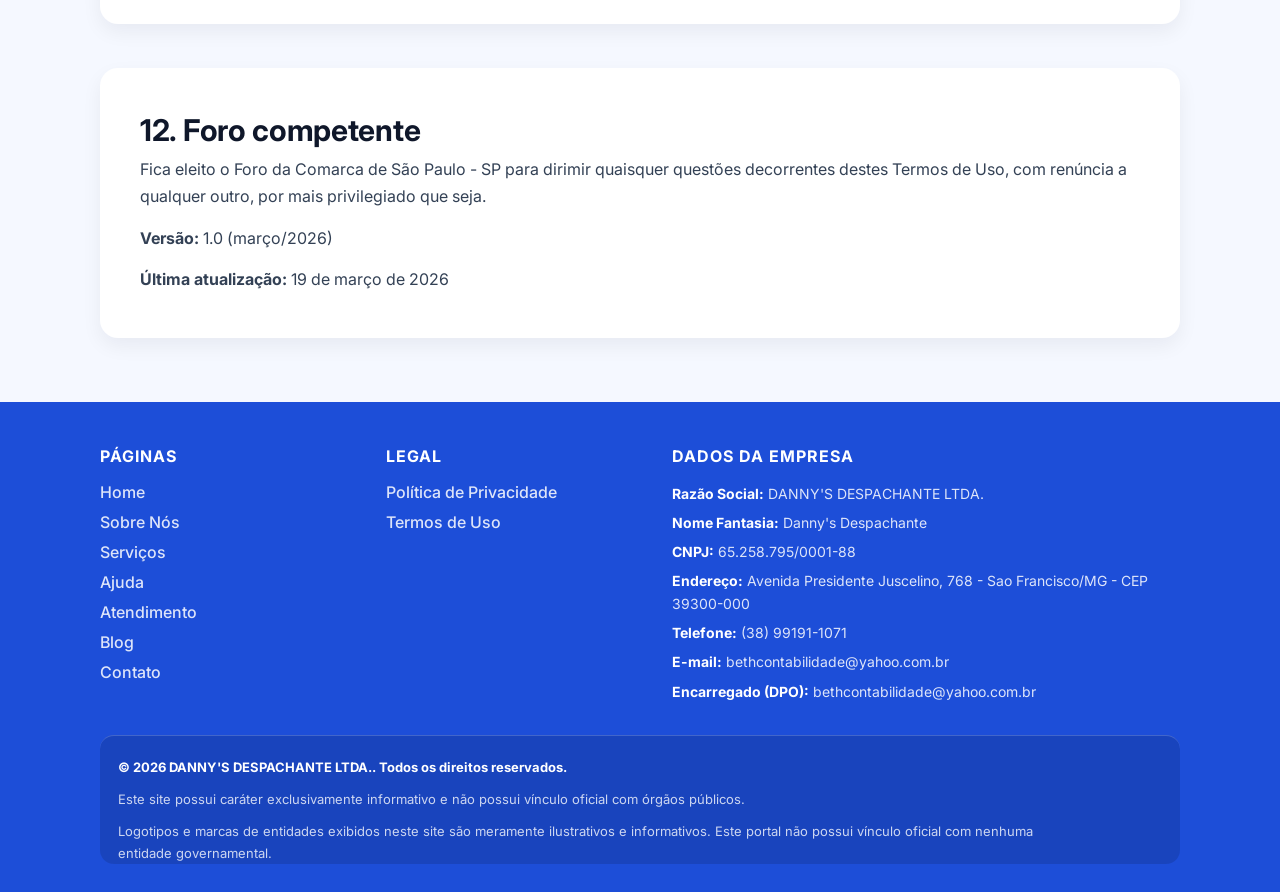
<file: b/termos/index.html>
<!DOCTYPE html>
<html lang="pt-BR">
<head>
  <meta charset="UTF-8">
  <meta name="viewport" content="width=device-width, initial-scale=1.0">
  <title>Termos de Uso</title>
  <link rel="preconnect" href="https://fonts.googleapis.com">
  <link rel="preconnect" href="https://fonts.gstatic.com" crossorigin>
  <link href="https://fonts.googleapis.com/css2?family=Inter:wght@400;500;600;700;800&display=swap" rel="stylesheet">
  <link rel="stylesheet" href="../style.css">
</head>
<body>
  <a class="skip-link" href="#main-content">Pular para o conteúdo</a>
  <header class="header">
    <div class="header__left">
      <img src="../img/logo-liv.png" alt="Logo LIV" class="header__logo" width="180" height="75">
    </div>
    <div class="header__right">
      <button class="header__hamburger" type="button" aria-label="Abrir menu" aria-expanded="false" aria-controls="primary-menu" data-menu-toggle>
        <span></span>
        <span></span>
        <span></span>
      </button>
    </div>
  </header>
  <nav id="primary-menu" class="mobile-menu" aria-label="Menu principal" data-mobile-menu>
    <a href="../">Home</a>
    <a href="../sobre-nos/">Sobre Nós</a>
    <a href="../servicos/">Serviços</a>
    <a href="../ajuda/">Ajuda</a>
    <a href="../atendimento/">Atendimento</a>
    <a href="../blog/">Blog</a>
    <a href="../contato/">Contato</a>
    <a href="../privacidade/">Privacidade</a>
    <a href="./">Termos</a>
  </nav>

  <main id="main-content" class="main-content">
    <section class="section hero-text">
      <h1>Termos de Uso</h1>
      <p><strong>Última atualização:</strong> 19 de março de 2026</p>
    </section>

    <section class="section about-section">
      <h2>1. Objeto</h2>
      <p>Estes Termos de Uso regulam o acesso e a utilização do portal, acessível em <span data-site="dominio"></span>, de propriedade da <span data-site="razaoSocial"></span>, inscrita no CNPJ <span data-site="cnpj"></span>.</p>
    </section>

    <section class="section about-section">
      <h2>2. Caráter informativo do conteúdo</h2>
      <p>Todo o conteúdo publicado no portal tem caráter exclusivamente informativo e educativo. Não nos responsabilizamos por decisões tomadas com base nas informações aqui disponibilizadas. O portal não presta serviços públicos, não realiza a liberação de veículos e não possui vínculo com órgãos governamentais.</p>
    </section>

    <section class="section about-section">
      <h2>3. Responsabilidade do usuário</h2>
      <p>O usuário é responsável por:</p>
      <ul>
        <li>Verificar a veracidade das informações nos canais oficiais antes de tomar decisões</li>
        <li>Utilizar o portal de forma ética e dentro da legalidade</li>
        <li>Não reproduzir conteúdo sem autorização prévia</li>
      </ul>
    </section>

    <section class="section about-section">
      <h2>4. Isenção de responsabilidade sobre terceiros</h2>
      <p>O portal pode conter links para sites externos. Não nos responsabilizamos pelo conteúdo, políticas de privacidade, produtos, serviços ou práticas de sites de terceiros. O acesso a links externos é de total responsabilidade do usuário.</p>
    </section>

    <section class="section about-section">
      <h2>5. Propriedade intelectual</h2>
      <p>Todo o conteúdo do portal - textos, imagens, logotipos, design e estrutura - é de propriedade da <span data-site="razaoSocial"></span> ou de seus licenciantes, sendo protegido pelas leis brasileiras de propriedade intelectual. A reprodução, distribuição ou modificação sem autorização prévia é proibida.</p>
    </section>

    <section class="section about-section">
      <h2>6. Uso adequado da plataforma</h2>
      <p>É vedado ao usuário:</p>
      <ul>
        <li>Utilizar o portal para fins ilegais ou fraudulentos</li>
        <li>Tentar acessar áreas restritas do sistema</li>
        <li>Interferir no funcionamento do portal</li>
        <li>Coletar dados de outros usuários sem consentimento</li>
      </ul>
    </section>

    <section class="section about-section">
      <h2>7. Limitação de responsabilidade</h2>
      <p>O portal é fornecido "como está", sem garantias de qualquer natureza. Não garantimos a precisão, completude ou atualidade das informações publicadas. Em nenhuma hipótese seremos responsáveis por danos diretos, indiretos, incidentais ou consequentes decorrentes do uso do portal.</p>
    </section>

    <section class="section about-section">
      <h2>8. Links externos</h2>
      <p>O portal pode conter links para sites de terceiros, incluindo órgãos públicos, para facilitar o acesso a informações complementares. A inclusão de links não implica endosso ou responsabilidade pelo conteúdo desses sites.</p>
    </section>

    <section class="section about-section">
      <h2>9. Alterações dos termos</h2>
      <p>Reservamo-nos o direito de alterar estes Termos de Uso a qualquer momento, sem aviso prévio. As alterações entram em vigor imediatamente após a publicação. Recomendamos consultar esta página regularmente.</p>
    </section>

    <section class="section about-section">
      <h2>10. Legislação aplicável</h2>
      <p>Estes Termos de Uso são regidos pelas leis da República Federativa do Brasil, especialmente pelo Marco Civil da Internet (Lei nº 12.965/2014), pela LGPD (Lei nº 13.709/2018) e pelo Código de Defesa do Consumidor (Lei nº 8.078/1990), quando aplicável.</p>
    </section>

    <section class="section about-section">
      <h2>11. Uso de marcas e logotipos de terceiros</h2>
      <p>Eventuais logotipos, marcas, nomes comerciais ou símbolos de entidades públicas ou privadas exibidos no portal são utilizados exclusivamente para fins informativos, editoriais e de identificação visual, amparados pelo direito à informação e à liberdade de expressão.</p>
      <p>A exibição de tais elementos não implica vínculo, endosso, parceria, patrocínio ou qualquer relação oficial com os respectivos titulares. Todas as marcas pertencem aos seus respectivos proprietários e são protegidas pelas leis brasileiras de propriedade intelectual.</p>
    </section>

    <section class="section about-section">
      <h2>12. Foro competente</h2>
      <p>Fica eleito o Foro da Comarca de São Paulo - SP para dirimir quaisquer questões decorrentes destes Termos de Uso, com renúncia a qualquer outro, por mais privilegiado que seja.</p>
      <p><strong>Versão:</strong> 1.0 (março/2026)</p>
      <p><strong>Última atualização:</strong> 19 de março de 2026</p>
    </section>
  </main>

  <footer class="site-footer">
    <div class="footer-container">
      <div class="footer-grid">
        <section class="footer-column">
          <h3>Páginas</h3>
          <ul>
            <li><a href="../">Home</a></li>
            <li><a href="../sobre-nos/">Sobre Nós</a></li>
            <li><a href="../servicos/">Serviços</a></li>
            <li><a href="../ajuda/">Ajuda</a></li>
            <li><a href="../atendimento/">Atendimento</a></li>
            <li><a href="../blog/">Blog</a></li>
            <li><a href="../contato/">Contato</a></li>
          </ul>
        </section>

        <section class="footer-column">
          <h3>Legal</h3>
          <ul>
            <li><a href="../privacidade/">Política de Privacidade</a></li>
            <li><a href="./">Termos de Uso</a></li>
          </ul>
        </section>

        <section class="footer-column footer-company">
          <h3>Dados da empresa</h3>
          <p><strong>Razão Social:</strong> <span data-site="razaoSocial"></span></p>
          <p><strong>Nome Fantasia:</strong> <span data-site="nomeFantasia"></span></p>
          <p><strong>CNPJ:</strong> <span data-site="cnpj"></span></p>
          <p><strong>Endereço:</strong> <span data-site="endereco"></span></p>
          <p><strong>Telefone:</strong> <span data-site="telefone"></span></p>
          <p><strong>E-mail:</strong> <span data-site="email"></span></p>
          <p><strong>Encarregado (DPO):</strong> <span data-site="dpo"></span></p>
        </section>
      </div>

      <div class="footer-bottom">
        <p>© <span data-site="ano"></span> <span data-site="razaoSocial"></span>. Todos os direitos reservados.</p>
        <p>Este site possui caráter exclusivamente informativo e não possui vínculo oficial com órgãos públicos.</p>
        <p>Logotipos e marcas de entidades exibidos neste site são meramente ilustrativos e informativos. Este portal não possui vínculo oficial com nenhuma entidade governamental.</p>
      </div>
    </div>
  </footer>
  <script src="../site-data.js"></script>
  <script src="../script.js"></script>
</body>
</html>
</file>
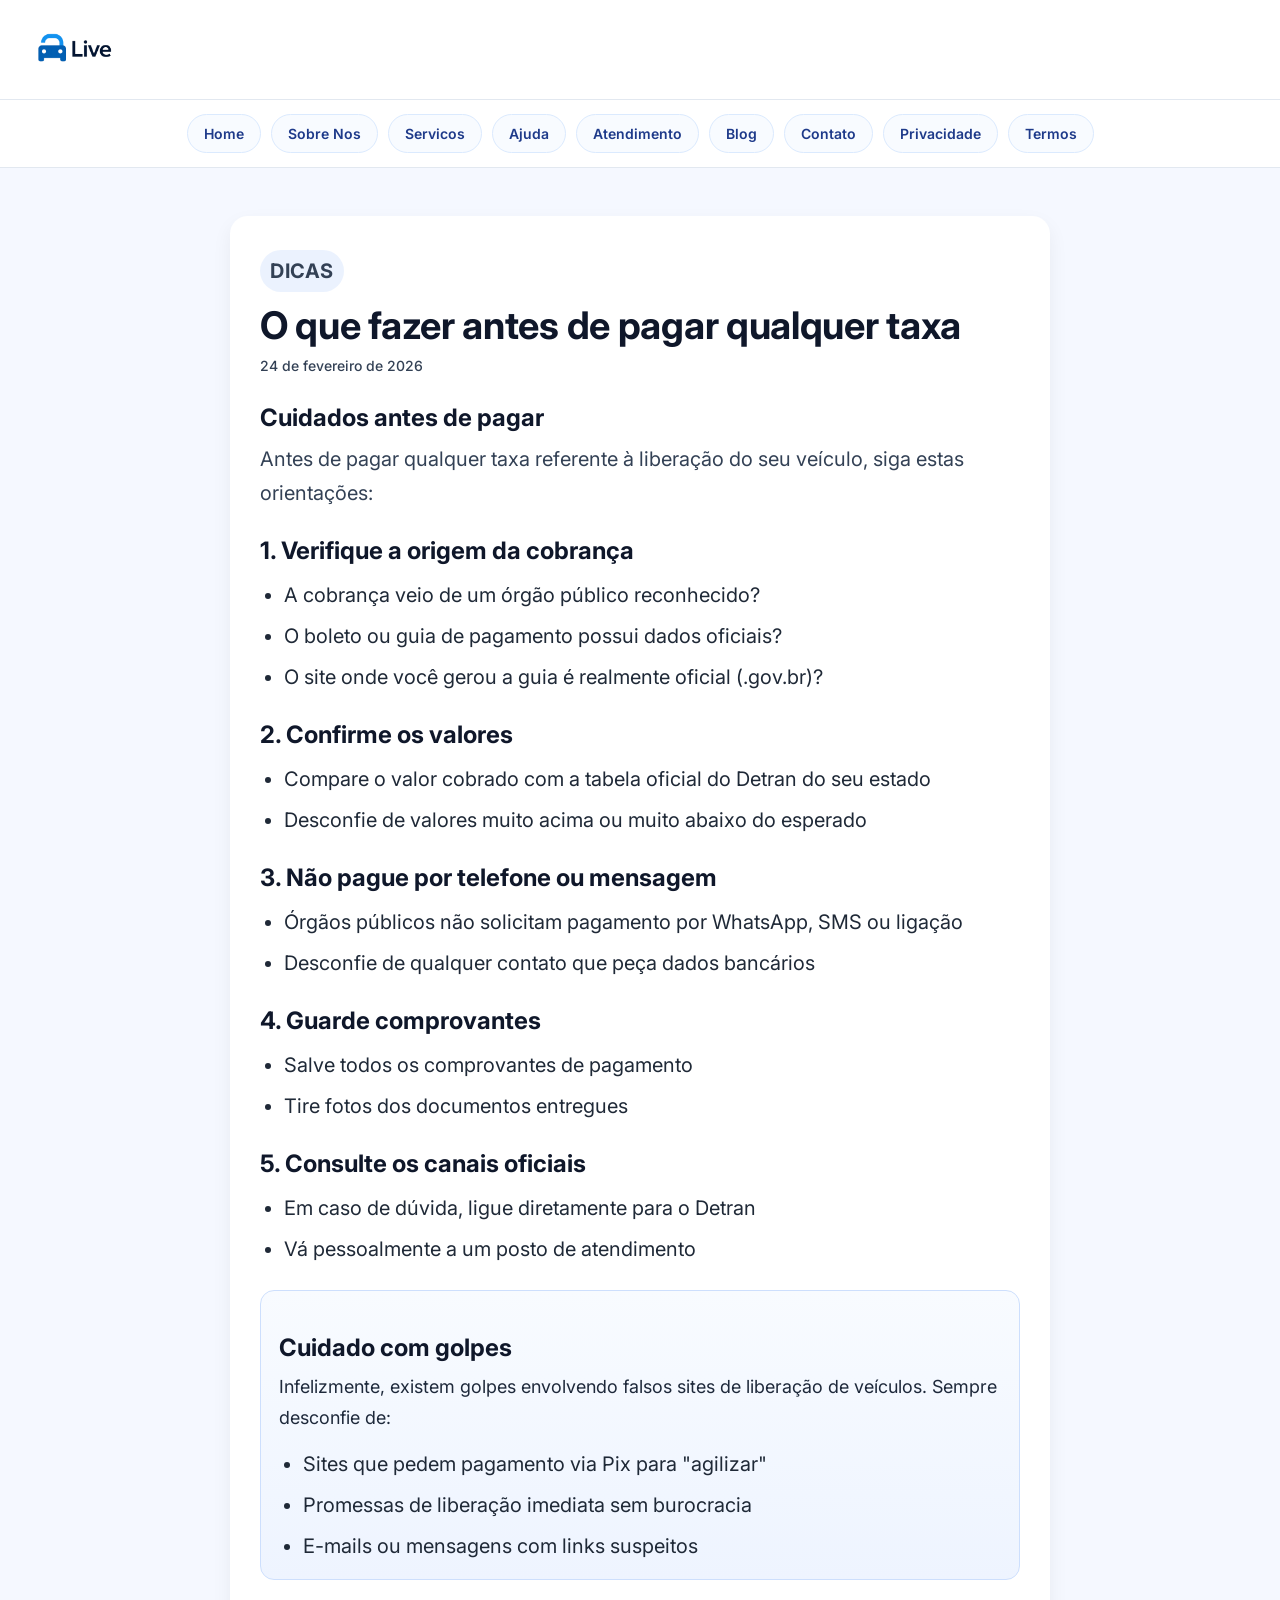
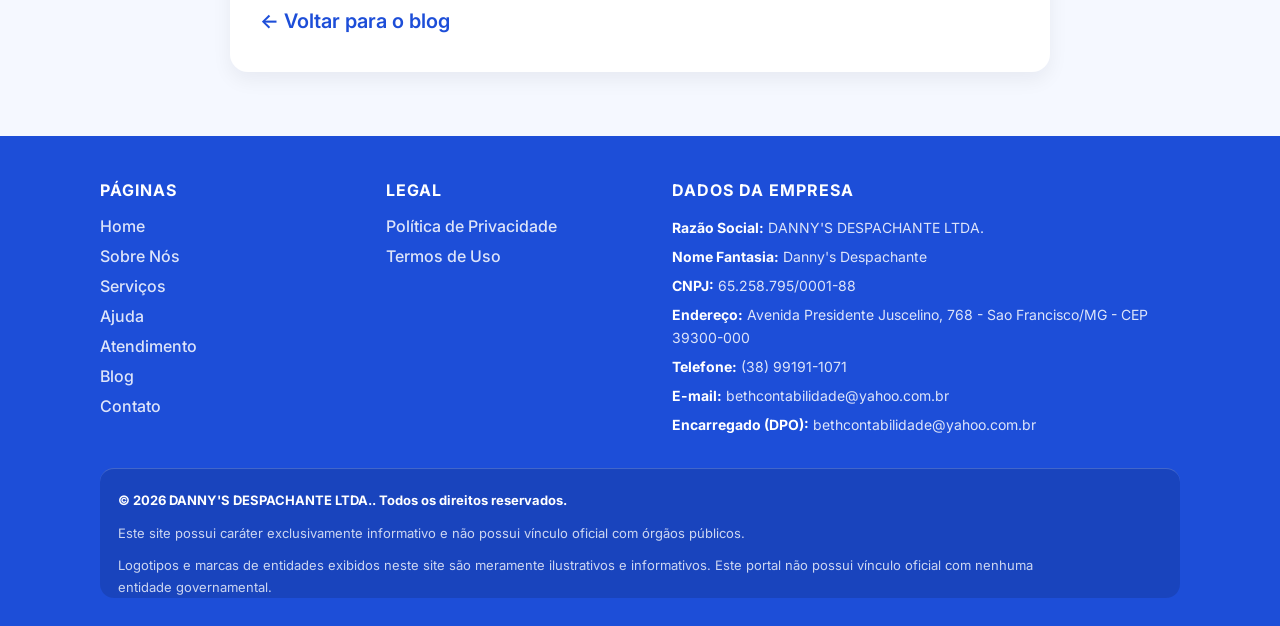
<file: b/blog/antes-de-pagar-taxas/index.html>
<!DOCTYPE html>
<html lang="pt-BR">
<head>
  <meta charset="UTF-8">
  <meta name="viewport" content="width=device-width, initial-scale=1.0">
  <title>O que fazer antes de pagar qualquer taxa</title>
  <link rel="preconnect" href="https://fonts.googleapis.com">
  <link rel="preconnect" href="https://fonts.gstatic.com" crossorigin>
  <link href="https://fonts.googleapis.com/css2?family=Inter:wght@400;500;600;700;800&display=swap" rel="stylesheet">
  <link rel="stylesheet" href="../../style.css">
</head>
<body>
  <a class="skip-link" href="#main-content">Pular para o conteúdo</a>
  <header class="header">
    <div class="header__left">
      <img src="../../img/logo-liv.png" alt="Logo LIV" class="header__logo" width="180" height="75">
    </div>
    <div class="header__right">
      <button class="header__hamburger" type="button" aria-label="Abrir menu" aria-expanded="false" aria-controls="primary-menu" data-menu-toggle>
        <span></span>
        <span></span>
        <span></span>
      </button>
    </div>
  </header>
  <nav id="primary-menu" class="mobile-menu" aria-label="Menu principal" data-mobile-menu>
    <a href="../../">Home</a>
    <a href="../../sobre-nos/">Sobre Nos</a>
    <a href="../../servicos/">Servicos</a>
    <a href="../../ajuda/">Ajuda</a>
    <a href="../../atendimento/">Atendimento</a>
    <a href="../">Blog</a>
    <a href="../../contato/">Contato</a>
    <a href="../../privacidade/">Privacidade</a>
    <a href="../../termos/">Termos</a>
  </nav>

  <main id="main-content" class="main-content">
    <section class="section blog-article">
      <p class="tag">Dicas</p>
      <h2>O que fazer antes de pagar qualquer taxa</h2>
      <p class="post-date">24 de fevereiro de 2026</p>

      <h3>Cuidados antes de pagar</h3>
      <p>
        Antes de pagar qualquer taxa referente à liberação do seu veículo, siga estas orientações:
      </p>

      <h3>1. Verifique a origem da cobrança</h3>
      <ul>
        <li>A cobrança veio de um órgão público reconhecido?</li>
        <li>O boleto ou guia de pagamento possui dados oficiais?</li>
        <li>O site onde você gerou a guia é realmente oficial (.gov.br)?</li>
      </ul>

      <h3>2. Confirme os valores</h3>
      <ul>
        <li>Compare o valor cobrado com a tabela oficial do Detran do seu estado</li>
        <li>Desconfie de valores muito acima ou muito abaixo do esperado</li>
      </ul>

      <h3>3. Não pague por telefone ou mensagem</h3>
      <ul>
        <li>Órgãos públicos não solicitam pagamento por WhatsApp, SMS ou ligação</li>
        <li>Desconfie de qualquer contato que peça dados bancários</li>
      </ul>

      <h3>4. Guarde comprovantes</h3>
      <ul>
        <li>Salve todos os comprovantes de pagamento</li>
        <li>Tire fotos dos documentos entregues</li>
      </ul>

      <h3>5. Consulte os canais oficiais</h3>
      <ul>
        <li>Em caso de dúvida, ligue diretamente para o Detran</li>
        <li>Vá pessoalmente a um posto de atendimento</li>
      </ul>

      <div class="blog-note">
        <h3>Cuidado com golpes</h3>
        <p>
          Infelizmente, existem golpes envolvendo falsos sites de liberação de veículos.
          Sempre desconfie de:
        </p>
        <ul>
          <li>Sites que pedem pagamento via Pix para "agilizar"</li>
          <li>Promessas de liberação imediata sem burocracia</li>
          <li>E-mails ou mensagens com links suspeitos</li>
        </ul>
      </div>
      <p><a class="all-articles" href="../">← Voltar para o blog</a></p>
    </section>
  </main>

  <footer class="site-footer">
    <div class="footer-container">
      <div class="footer-grid">
        <section class="footer-column">
          <h3>Páginas</h3>
          <ul>
            <li><a href="../../">Home</a></li>
            <li><a href="../../sobre-nos/">Sobre Nós</a></li>
            <li><a href="../../servicos/">Serviços</a></li>
            <li><a href="../../ajuda/">Ajuda</a></li>
            <li><a href="../../atendimento/">Atendimento</a></li>
            <li><a href="../">Blog</a></li>
            <li><a href="../../contato/">Contato</a></li>
          </ul>
        </section>

        <section class="footer-column">
          <h3>Legal</h3>
          <ul>
            <li><a href="../../privacidade/">Política de Privacidade</a></li>
            <li><a href="../../termos/">Termos de Uso</a></li>
          </ul>
        </section>

        <section class="footer-column footer-company">
          <h3>Dados da empresa</h3>
          <p><strong>Razão Social:</strong> <span data-site="razaoSocial"></span></p>
          <p><strong>Nome Fantasia:</strong> <span data-site="nomeFantasia"></span></p>
          <p><strong>CNPJ:</strong> <span data-site="cnpj"></span></p>
          <p><strong>Endereço:</strong> <span data-site="endereco"></span></p>
          <p><strong>Telefone:</strong> <span data-site="telefone"></span></p>
          <p><strong>E-mail:</strong> <span data-site="email"></span></p>
          <p><strong>Encarregado (DPO):</strong> <span data-site="dpo"></span></p>
        </section>
      </div>

      <div class="footer-bottom">
        <p>© <span data-site="ano"></span> <span data-site="razaoSocial"></span>. Todos os direitos reservados.</p>
        <p>Este site possui caráter exclusivamente informativo e não possui vínculo oficial com órgãos públicos.</p>
        <p>Logotipos e marcas de entidades exibidos neste site são meramente ilustrativos e informativos. Este portal não possui vínculo oficial com nenhuma entidade governamental.</p>
      </div>
    </div>
  </footer>
  <script src="../../site-data.js"></script>
  <script src="../../script.js"></script>
</body>
</html>
</file>
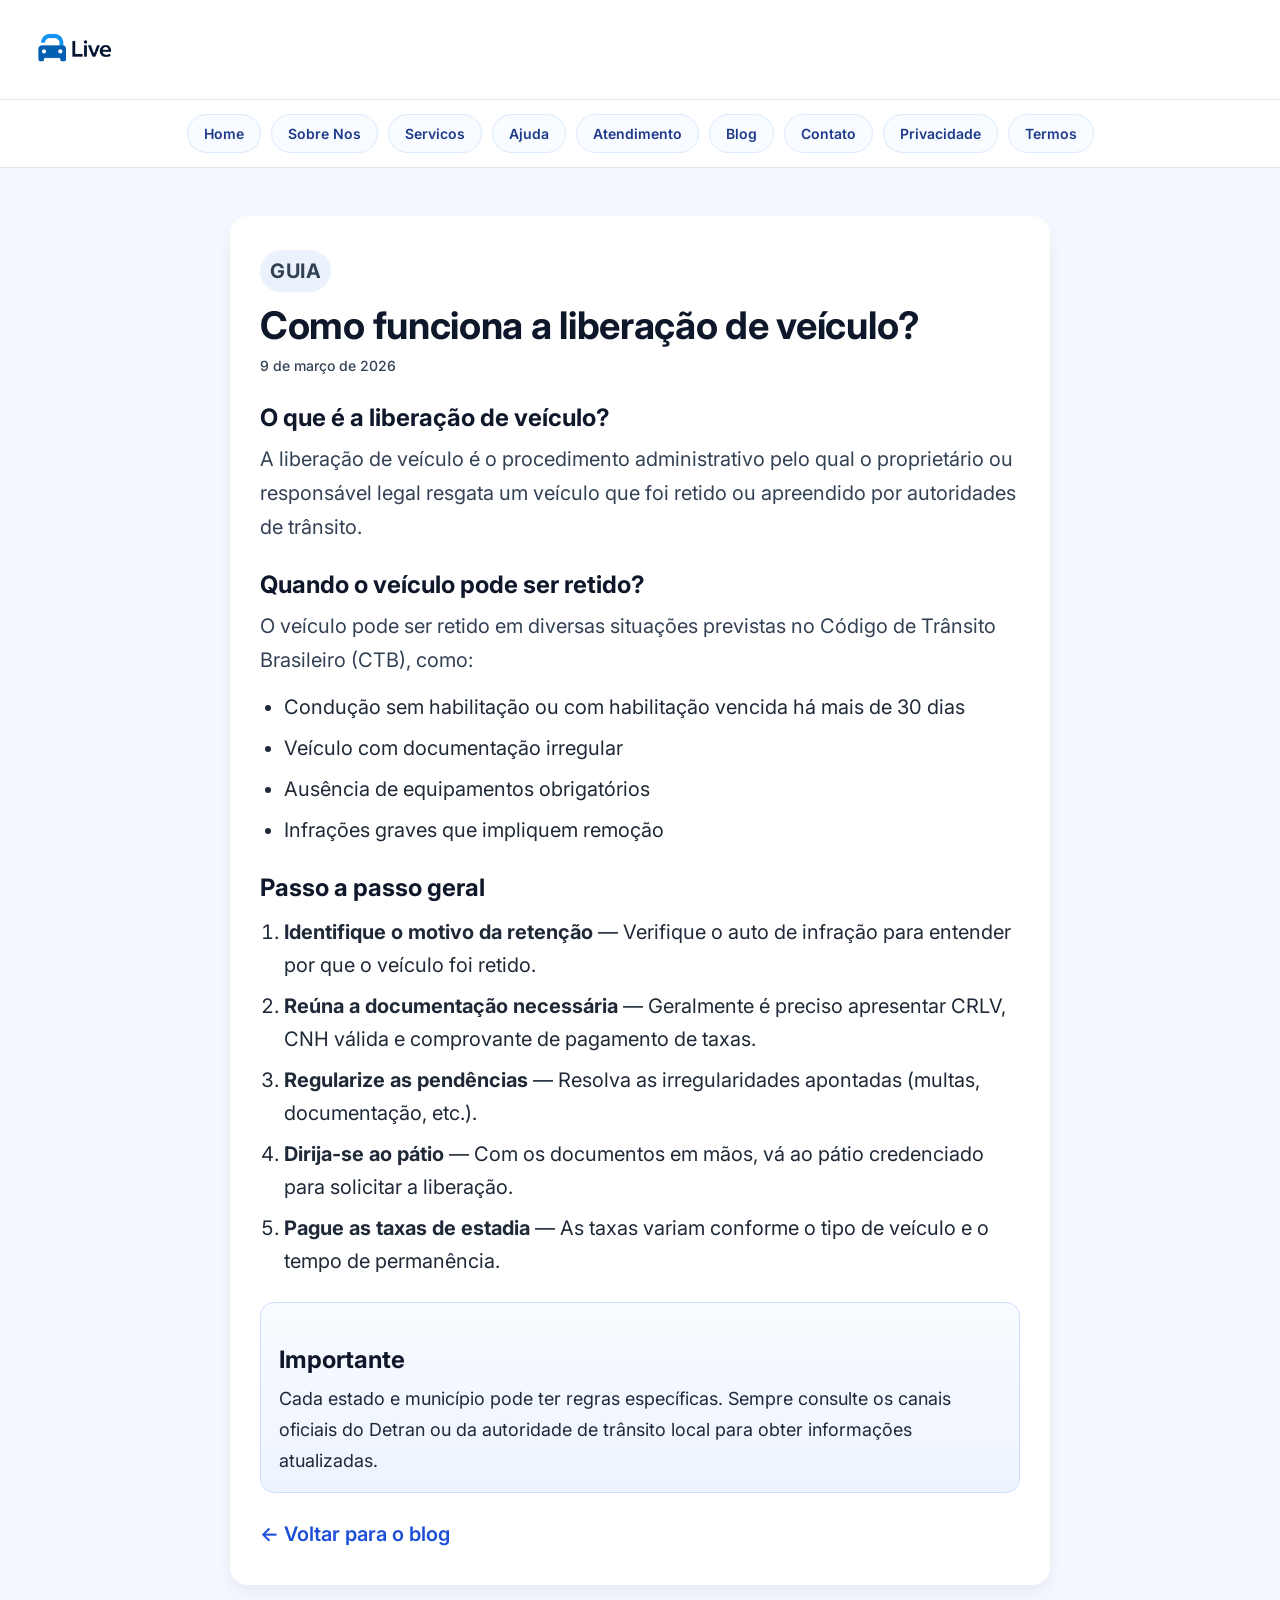
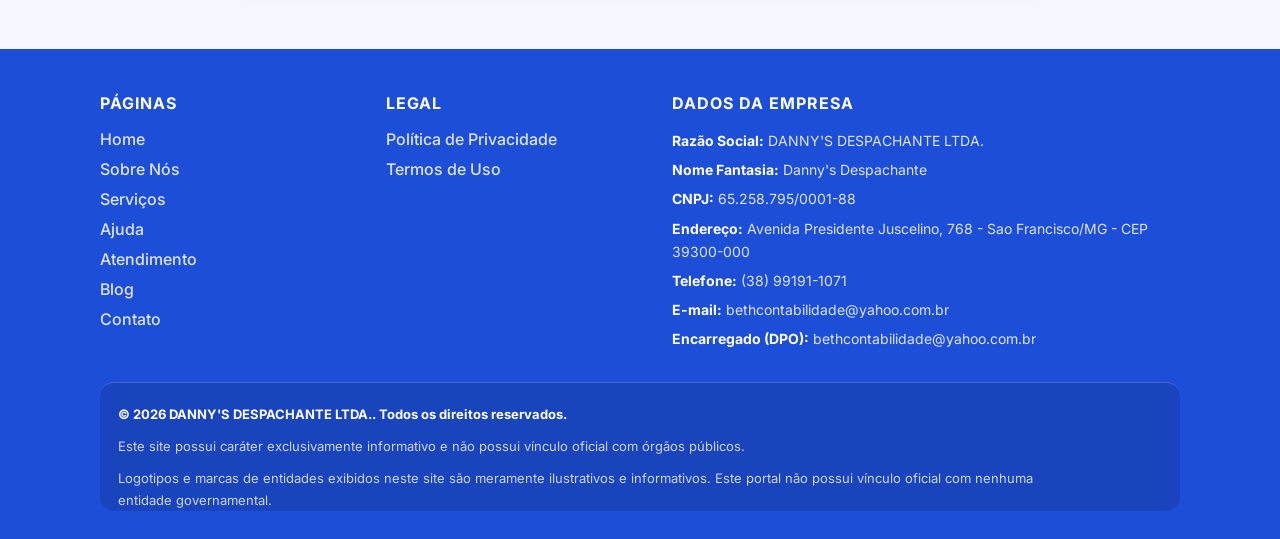
<file: b/blog/como-funciona-liberacao-veiculo/index.html>
<!DOCTYPE html>
<html lang="pt-BR">
<head>
  <meta charset="UTF-8">
  <meta name="viewport" content="width=device-width, initial-scale=1.0">
  <title>Como funciona a liberacao de veiculo?</title>
  <link rel="preconnect" href="https://fonts.googleapis.com">
  <link rel="preconnect" href="https://fonts.gstatic.com" crossorigin>
  <link href="https://fonts.googleapis.com/css2?family=Inter:wght@400;500;600;700;800&display=swap" rel="stylesheet">
  <link rel="stylesheet" href="../../style.css">
</head>
<body>
  <a class="skip-link" href="#main-content">Pular para o conteúdo</a>
  <header class="header">
    <div class="header__left">
      <img src="../../img/logo-liv.png" alt="Logo LIV" class="header__logo" width="180" height="75">
    </div>
    <div class="header__right">
      <button class="header__hamburger" type="button" aria-label="Abrir menu" aria-expanded="false" aria-controls="primary-menu" data-menu-toggle>
        <span></span>
        <span></span>
        <span></span>
      </button>
    </div>
  </header>
  <nav id="primary-menu" class="mobile-menu" aria-label="Menu principal" data-mobile-menu>
    <a href="../../">Home</a>
    <a href="../../sobre-nos/">Sobre Nos</a>
    <a href="../../servicos/">Servicos</a>
    <a href="../../ajuda/">Ajuda</a>
    <a href="../../atendimento/">Atendimento</a>
    <a href="../">Blog</a>
    <a href="../../contato/">Contato</a>
    <a href="../../privacidade/">Privacidade</a>
    <a href="../../termos/">Termos</a>
  </nav>

  <main id="main-content" class="main-content">
    <section class="section blog-article">
      <p class="tag">Guia</p>
      <h2>Como funciona a liberação de veículo?</h2>
      <p class="post-date">9 de março de 2026</p>

      <h3>O que é a liberação de veículo?</h3>
      <p>
        A liberação de veículo é o procedimento administrativo pelo qual o proprietário
        ou responsável legal resgata um veículo que foi retido ou apreendido por
        autoridades de trânsito.
      </p>

      <h3>Quando o veículo pode ser retido?</h3>
      <p>O veículo pode ser retido em diversas situações previstas no Código de Trânsito Brasileiro (CTB), como:</p>
      <ul>
        <li>Condução sem habilitação ou com habilitação vencida há mais de 30 dias</li>
        <li>Veículo com documentação irregular</li>
        <li>Ausência de equipamentos obrigatórios</li>
        <li>Infrações graves que impliquem remoção</li>
      </ul>

      <h3>Passo a passo geral</h3>
      <ol>
        <li><strong>Identifique o motivo da retenção</strong> — Verifique o auto de infração para entender por que o veículo foi retido.</li>
        <li><strong>Reúna a documentação necessária</strong> — Geralmente é preciso apresentar CRLV, CNH válida e comprovante de pagamento de taxas.</li>
        <li><strong>Regularize as pendências</strong> — Resolva as irregularidades apontadas (multas, documentação, etc.).</li>
        <li><strong>Dirija-se ao pátio</strong> — Com os documentos em mãos, vá ao pátio credenciado para solicitar a liberação.</li>
        <li><strong>Pague as taxas de estadia</strong> — As taxas variam conforme o tipo de veículo e o tempo de permanência.</li>
      </ol>

      <div class="blog-note">
        <h3>Importante</h3>
        <p>
          Cada estado e município pode ter regras específicas. Sempre consulte os canais
          oficiais do Detran ou da autoridade de trânsito local para obter informações atualizadas.
        </p>
      </div>

      <p><a class="all-articles" href="../">← Voltar para o blog</a></p>
    </section>
  </main>

  <footer class="site-footer">
    <div class="footer-container">
      <div class="footer-grid">
        <section class="footer-column">
          <h3>Páginas</h3>
          <ul>
            <li><a href="../../">Home</a></li>
            <li><a href="../../sobre-nos/">Sobre Nós</a></li>
            <li><a href="../../servicos/">Serviços</a></li>
            <li><a href="../../ajuda/">Ajuda</a></li>
            <li><a href="../../atendimento/">Atendimento</a></li>
            <li><a href="../">Blog</a></li>
            <li><a href="../../contato/">Contato</a></li>
          </ul>
        </section>

        <section class="footer-column">
          <h3>Legal</h3>
          <ul>
            <li><a href="../../privacidade/">Política de Privacidade</a></li>
            <li><a href="../../termos/">Termos de Uso</a></li>
          </ul>
        </section>

        <section class="footer-column footer-company">
          <h3>Dados da empresa</h3>
          <p><strong>Razão Social:</strong> <span data-site="razaoSocial"></span></p>
          <p><strong>Nome Fantasia:</strong> <span data-site="nomeFantasia"></span></p>
          <p><strong>CNPJ:</strong> <span data-site="cnpj"></span></p>
          <p><strong>Endereço:</strong> <span data-site="endereco"></span></p>
          <p><strong>Telefone:</strong> <span data-site="telefone"></span></p>
          <p><strong>E-mail:</strong> <span data-site="email"></span></p>
          <p><strong>Encarregado (DPO):</strong> <span data-site="dpo"></span></p>
        </section>
      </div>

      <div class="footer-bottom">
        <p>© <span data-site="ano"></span> <span data-site="razaoSocial"></span>. Todos os direitos reservados.</p>
        <p>Este site possui caráter exclusivamente informativo e não possui vínculo oficial com órgãos públicos.</p>
        <p>Logotipos e marcas de entidades exibidos neste site são meramente ilustrativos e informativos. Este portal não possui vínculo oficial com nenhuma entidade governamental.</p>
      </div>
    </div>
  </footer>
  <script src="../../site-data.js"></script>
  <script src="../../script.js"></script>
</body>
</html>
</file>
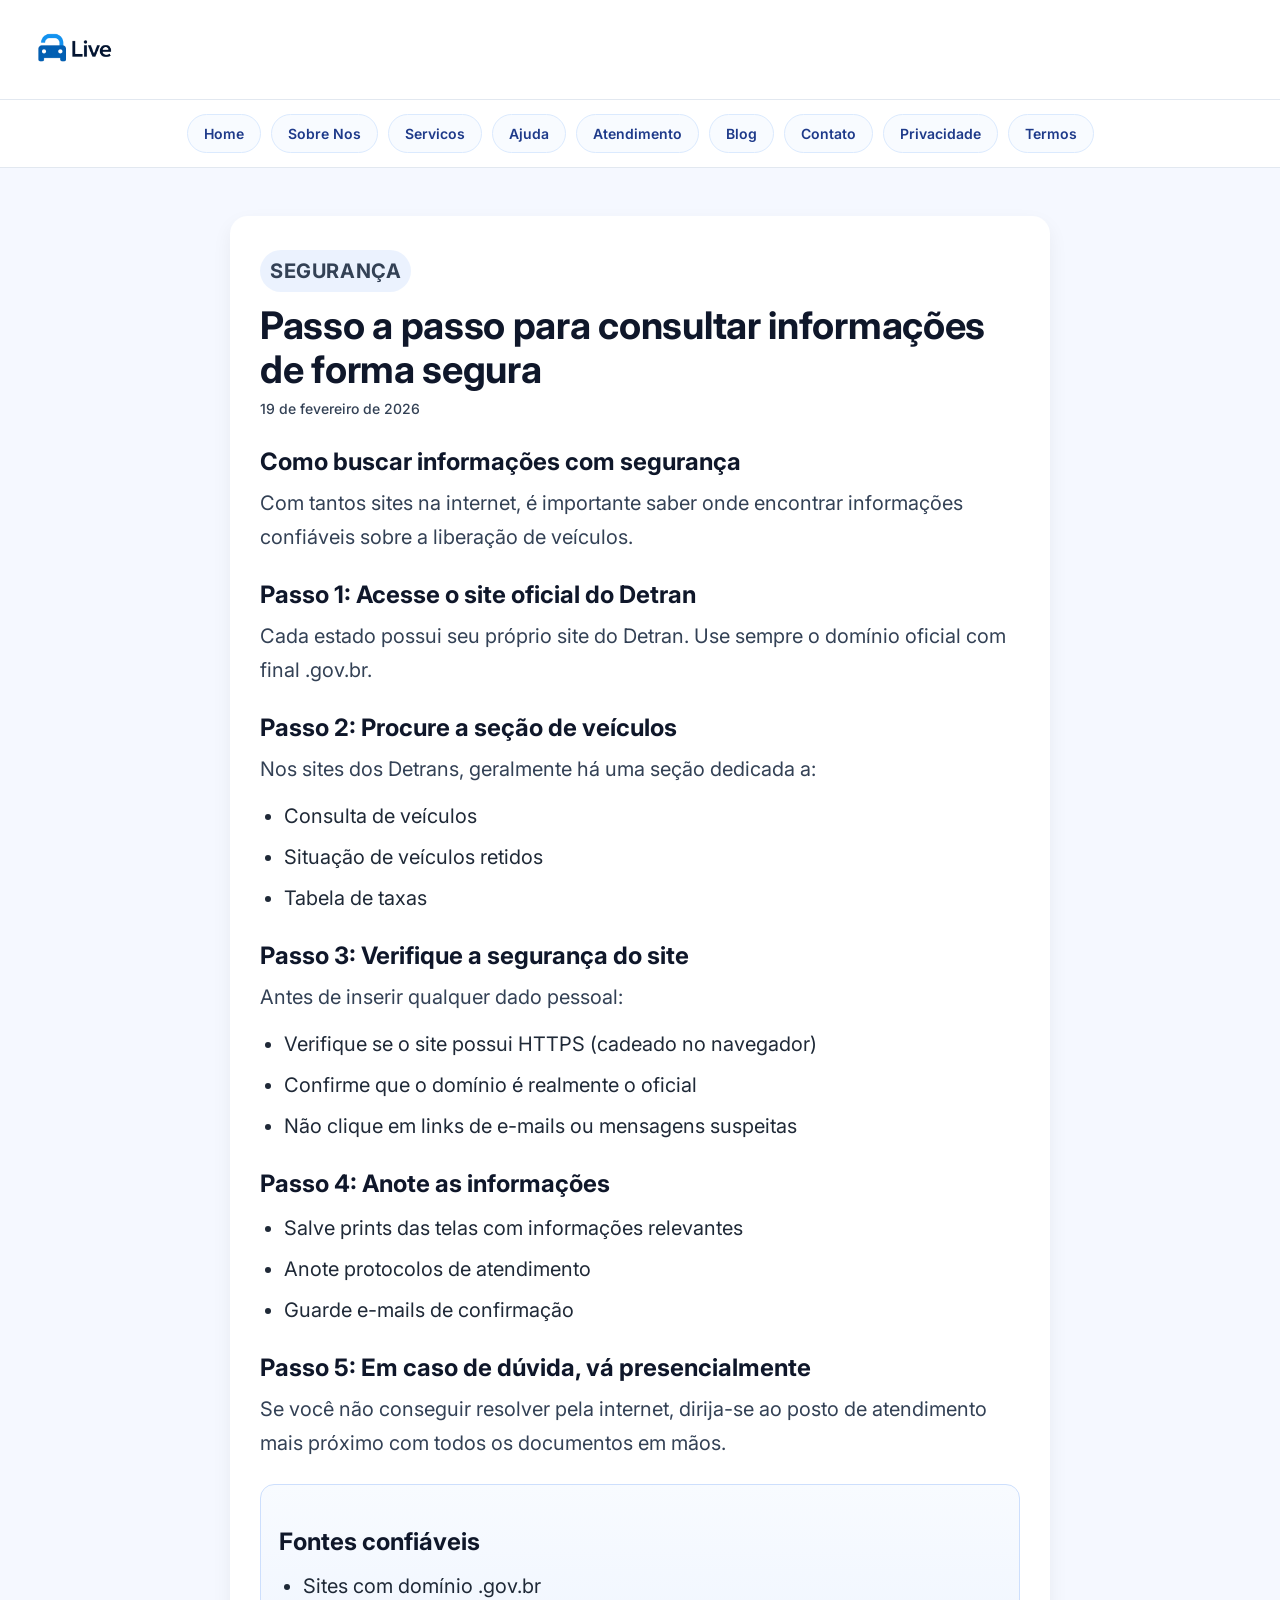
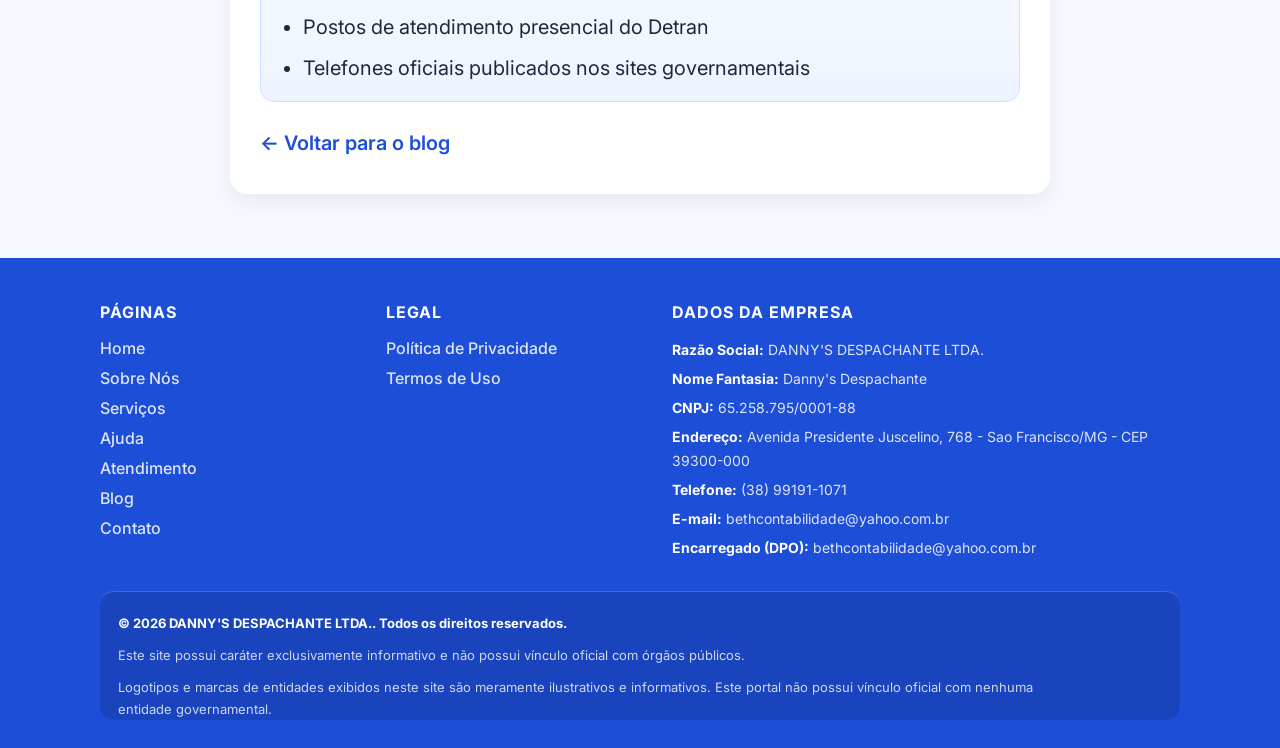
<file: b/blog/consultar-informacoes-com-seguranca/index.html>
<!DOCTYPE html>
<html lang="pt-BR">
<head>
  <meta charset="UTF-8">
  <meta name="viewport" content="width=device-width, initial-scale=1.0">
  <title>Passo a passo para consultar informacoes de forma segura</title>
  <link rel="preconnect" href="https://fonts.googleapis.com">
  <link rel="preconnect" href="https://fonts.gstatic.com" crossorigin>
  <link href="https://fonts.googleapis.com/css2?family=Inter:wght@400;500;600;700;800&display=swap" rel="stylesheet">
  <link rel="stylesheet" href="../../style.css">
</head>
<body>
  <a class="skip-link" href="#main-content">Pular para o conteúdo</a>
  <header class="header">
    <div class="header__left">
      <img src="../../img/logo-liv.png" alt="Logo LIV" class="header__logo" width="180" height="75">
    </div>
    <div class="header__right">
      <button class="header__hamburger" type="button" aria-label="Abrir menu" aria-expanded="false" aria-controls="primary-menu" data-menu-toggle>
        <span></span>
        <span></span>
        <span></span>
      </button>
    </div>
  </header>
  <nav id="primary-menu" class="mobile-menu" aria-label="Menu principal" data-mobile-menu>
    <a href="../../">Home</a>
    <a href="../../sobre-nos/">Sobre Nos</a>
    <a href="../../servicos/">Servicos</a>
    <a href="../../ajuda/">Ajuda</a>
    <a href="../../atendimento/">Atendimento</a>
    <a href="../">Blog</a>
    <a href="../../contato/">Contato</a>
    <a href="../../privacidade/">Privacidade</a>
    <a href="../../termos/">Termos</a>
  </nav>

  <main id="main-content" class="main-content">
    <section class="section blog-article">
      <p class="tag">Segurança</p>
      <h2>Passo a passo para consultar informações de forma segura</h2>
      <p class="post-date">19 de fevereiro de 2026</p>

      <h3>Como buscar informações com segurança</h3>
      <p>
        Com tantos sites na internet, é importante saber onde encontrar informações
        confiáveis sobre a liberação de veículos.
      </p>

      <h3>Passo 1: Acesse o site oficial do Detran</h3>
      <p>
        Cada estado possui seu próprio site do Detran. Use sempre o domínio oficial com final .gov.br.
      </p>

      <h3>Passo 2: Procure a seção de veículos</h3>
      <p>Nos sites dos Detrans, geralmente há uma seção dedicada a:</p>
      <ul>
        <li>Consulta de veículos</li>
        <li>Situação de veículos retidos</li>
        <li>Tabela de taxas</li>
      </ul>

      <h3>Passo 3: Verifique a segurança do site</h3>
      <p>Antes de inserir qualquer dado pessoal:</p>
      <ul>
        <li>Verifique se o site possui HTTPS (cadeado no navegador)</li>
        <li>Confirme que o domínio é realmente o oficial</li>
        <li>Não clique em links de e-mails ou mensagens suspeitas</li>
      </ul>

      <h3>Passo 4: Anote as informações</h3>
      <ul>
        <li>Salve prints das telas com informações relevantes</li>
        <li>Anote protocolos de atendimento</li>
        <li>Guarde e-mails de confirmação</li>
      </ul>

      <h3>Passo 5: Em caso de dúvida, vá presencialmente</h3>
      <p>
        Se você não conseguir resolver pela internet, dirija-se ao posto de atendimento
        mais próximo com todos os documentos em mãos.
      </p>

      <div class="blog-note">
        <h3>Fontes confiáveis</h3>
        <ul>
          <li>Sites com domínio .gov.br</li>
          <li>Postos de atendimento presencial do Detran</li>
          <li>Telefones oficiais publicados nos sites governamentais</li>
        </ul>
      </div>
      <p><a class="all-articles" href="../">← Voltar para o blog</a></p>
    </section>
  </main>

  <footer class="site-footer">
    <div class="footer-container">
      <div class="footer-grid">
        <section class="footer-column">
          <h3>Páginas</h3>
          <ul>
            <li><a href="../../">Home</a></li>
            <li><a href="../../sobre-nos/">Sobre Nós</a></li>
            <li><a href="../../servicos/">Serviços</a></li>
            <li><a href="../../ajuda/">Ajuda</a></li>
            <li><a href="../../atendimento/">Atendimento</a></li>
            <li><a href="../">Blog</a></li>
            <li><a href="../../contato/">Contato</a></li>
          </ul>
        </section>

        <section class="footer-column">
          <h3>Legal</h3>
          <ul>
            <li><a href="../../privacidade/">Política de Privacidade</a></li>
            <li><a href="../../termos/">Termos de Uso</a></li>
          </ul>
        </section>

        <section class="footer-column footer-company">
          <h3>Dados da empresa</h3>
          <p><strong>Razão Social:</strong> <span data-site="razaoSocial"></span></p>
          <p><strong>Nome Fantasia:</strong> <span data-site="nomeFantasia"></span></p>
          <p><strong>CNPJ:</strong> <span data-site="cnpj"></span></p>
          <p><strong>Endereço:</strong> <span data-site="endereco"></span></p>
          <p><strong>Telefone:</strong> <span data-site="telefone"></span></p>
          <p><strong>E-mail:</strong> <span data-site="email"></span></p>
          <p><strong>Encarregado (DPO):</strong> <span data-site="dpo"></span></p>
        </section>
      </div>

      <div class="footer-bottom">
        <p>© <span data-site="ano"></span> <span data-site="razaoSocial"></span>. Todos os direitos reservados.</p>
        <p>Este site possui caráter exclusivamente informativo e não possui vínculo oficial com órgãos públicos.</p>
        <p>Logotipos e marcas de entidades exibidos neste site são meramente ilustrativos e informativos. Este portal não possui vínculo oficial com nenhuma entidade governamental.</p>
      </div>
    </div>
  </footer>
  <script src="../../site-data.js"></script>
  <script src="../../script.js"></script>
</body>
</html>
</file>
<file: styles.css>
:root {
  --bg: #f4f7fb;
  --surface: #ffffff;
  --ink: #0f172a;
  --muted: #475569;
  --primary: #0b5fff;
  --primary-dark: #0848c2;
  --accent: #00a86b;
  --border: #dbe4ef;
  --radius: 14px;
  --shadow: 0 12px 30px rgba(15, 23, 42, 0.08);
}

*,
*::before,
*::after {
  box-sizing: border-box;
}

html,
body {
  margin: 0;
  padding: 0;
}

body {
  font-family: "Manrope", sans-serif;
  color: var(--ink);
  background: var(--bg);
  line-height: 1.6;
}

a {
  color: inherit;
  text-decoration: none;
}

.container {
  width: min(1120px, 92%);
  margin: 0 auto;
}

.header {
  position: sticky;
  top: 0;
  z-index: 20;
  background: rgba(255, 255, 255, 0.95);
  border-bottom: 1px solid var(--border);
  backdrop-filter: blur(8px);
}

.nav {
  min-height: 76px;
  display: flex;
  align-items: center;
  justify-content: space-between;
  gap: 16px;
}

.logo {
  display: flex;
  align-items: center;
  gap: 10px;
  font-family: "Plus Jakarta Sans", sans-serif;
  font-weight: 800;
}

.logo-mark {
  display: inline-flex;
  align-items: center;
  justify-content: center;
  width: 36px;
  height: 36px;
  border-radius: 10px;
  color: #fff;
  background: linear-gradient(145deg, var(--primary), #1e2f5e);
}

.menu {
  display: flex;
  align-items: center;
  gap: 18px;
  font-size: 0.95rem;
  color: var(--muted);
}

.menu a:hover {
  color: var(--ink);
}

.btn {
  display: inline-flex;
  align-items: center;
  justify-content: center;
  border-radius: 999px;
  border: 1px solid transparent;
  padding: 0.72rem 1.2rem;
  font-weight: 700;
  transition: 0.2s ease;
}

.btn-primary {
  background: var(--primary);
  color: #fff;
}

.btn-primary:hover {
  background: var(--primary-dark);
}

.btn-secondary {
  border-color: var(--border);
  background: var(--surface);
  color: var(--ink);
}

.btn-secondary:hover {
  border-color: #b8c7db;
}

.hero {
  padding: 52px 0 38px;
}

.hero-grid {
  display: grid;
  grid-template-columns: 1.2fr 0.8fr;
  gap: 28px;
  align-items: stretch;
}

.badge {
  display: inline-flex;
  padding: 6px 12px;
  border-radius: 999px;
  background: #e9efff;
  color: #1d3e9d;
  font-weight: 700;
  font-size: 0.85rem;
  margin-bottom: 16px;
}

h1,
h2,
h3 {
  margin: 0 0 12px;
  line-height: 1.2;
  font-family: "Plus Jakarta Sans", sans-serif;
}

h1 {
  font-size: clamp(1.9rem, 4vw, 2.85rem);
}

.subtitle {
  margin: 0 0 20px;
  color: var(--muted);
  max-width: 68ch;
}

.hero-alert {
  border-left: 5px solid #d97706;
  background: #fff7ed;
  border-radius: 8px;
  padding: 14px 16px;
  margin-bottom: 22px;
  color: #7c2d12;
}

.hero-alert p {
  margin: 0 0 5px;
}

.hero-alert p:last-child {
  margin-bottom: 0;
}

.hero-actions {
  display: flex;
  flex-wrap: wrap;
  gap: 12px;
}

.hero-card {
  background: var(--surface);
  border: 1px solid var(--border);
  border-radius: var(--radius);
  padding: 18px;
  box-shadow: var(--shadow);
}

.hero-card-image {
  width: 100%;
  aspect-ratio: 16 / 10;
  border-radius: 12px;
  margin-bottom: 14px;
  background:
    linear-gradient(160deg, rgba(13, 53, 148, 0.84), rgba(8, 12, 24, 0.6)),
    url("https://images.unsplash.com/photo-1497366216548-37526070297c?auto=format&fit=crop&w=1200&q=80")
      center/cover no-repeat;
}

.section {
  padding: 56px 0;
}

.alt {
  background: #eef3fa;
}

.section-text {
  color: var(--muted);
  max-width: 84ch;
}

.cards {
  display: grid;
  grid-template-columns: repeat(4, 1fr);
  gap: 16px;
  margin-top: 20px;
}

.card {
  background: var(--surface);
  border: 1px solid var(--border);
  border-radius: var(--radius);
  padding: 20px;
}

.card p {
  color: var(--muted);
  margin: 0;
}

.disclaimer-inline {
  margin-top: 18px;
  font-weight: 700;
  color: #7c2d12;
}

.transparency-box {
  background: #0f172a;
  color: #fff;
  border-radius: var(--radius);
  padding: 24px;
  box-shadow: var(--shadow);
}

.transparency-box p {
  opacity: 0.95;
}

.testimonials {
  display: grid;
  grid-template-columns: repeat(3, 1fr);
  gap: 16px;
}

.testimonial {
  background: var(--surface);
  border: 1px solid var(--border);
  border-radius: var(--radius);
  padding: 20px;
}

.testimonial p {
  margin: 0 0 10px;
  color: var(--muted);
}

.testimonial span {
  font-weight: 700;
  font-size: 0.92rem;
}

.contact-box {
  text-align: center;
  background: var(--surface);
  border: 1px solid var(--border);
  border-radius: var(--radius);
  padding: 28px;
  box-shadow: var(--shadow);
}

.footer {
  background: #0b1222;
  color: #d8e0ef;
  padding-top: 42px;
}

.footer-grid {
  display: grid;
  grid-template-columns: 1.2fr 0.8fr 1fr;
  gap: 18px;
}

.footer h3 {
  color: #fff;
}

.footer ul {
  list-style: none;
  padding: 0;
  margin: 0;
}

.footer li {
  margin-bottom: 8px;
}

.footer a {
  text-decoration: underline;
}

.footer-bottom {
  border-top: 1px solid rgba(216, 224, 239, 0.2);
  margin-top: 24px;
  padding: 14px 0 22px;
  font-size: 0.92rem;
}

@media (max-width: 1024px) {
  .menu {
    display: none;
  }

  .hero-grid {
    grid-template-columns: 1fr;
  }

  .cards {
    grid-template-columns: repeat(2, 1fr);
  }

  .testimonials {
    grid-template-columns: 1fr;
  }

  .footer-grid {
    grid-template-columns: 1fr;
  }
}

@media (max-width: 640px) {
  .hero {
    padding-top: 30px;
  }

  .cards {
    grid-template-columns: 1fr;
  }

}
.main-content {
  display: none;
}

.white-wrap {
  min-height: 100vh;
  display: flex;
  flex-direction: column;
  justify-content: center;
  align-items: center;
  text-align: center;
  padding: 24px;
  background: #f4f7fb;
  color: #1f2937;
}

.white-wrap h2 {
  margin: 0 0 8px;
  font-size: 32px;
}

.white-wrap p {
  margin: 0;
  color: #4b5563;
}
</file>
<file: b/style.css>
:root {
  --color-primary: #3c83f6;
  --color-primary-hover: #2563eb;
  --color-primary-deep: #1d4ed8;
  --color-primary-darker: #1e40af;
  --color-primary-soft: #60a5fa;

  --color-bg-body: #f5f8ff;
  --color-bg-surface: #ffffff;
  --color-bg-soft: #f8fbff;

  --color-text-strong: #0f172a;
  --color-text-default: #1f2937;
  --color-text-body: #334155;
  --color-text-muted: #475569;
  --color-text-soft: #64748b;

  --color-border: #e2e8f0;
  --color-border-input: #cbd5e1;
  --color-border-soft: #dbeafe;
  --color-border-hover: #bfd4ff;

  --shadow-sm: 0 4px 12px rgba(15, 23, 42, 0.05);
  --shadow-md: 0 8px 20px rgba(15, 23, 42, 0.06);
  --shadow-lg: 0 16px 32px rgba(37, 99, 235, 0.18);

  --radius-sm: 10px;
  --radius-md: 14px;
  --radius-lg: 18px;
  --radius-pill: 999px;

  --space-section: 28px;
  --space-section-lg: 44px;

  --ease-out: cubic-bezier(0.22, 1, 0.36, 1);
  --duration-fast: 180ms;
  --duration-base: 280ms;

  --focus-ring: 0 0 0 3px rgba(60, 131, 246, 0.35);
}

* {
  box-sizing: border-box;
  margin: 0;
  padding: 0;
}

*:focus {
  outline: none;
}

*:focus-visible {
  outline: none;
  box-shadow: var(--focus-ring);
  border-radius: 6px;
}

@media (prefers-reduced-motion: reduce) {
  *,
  *::before,
  *::after {
    animation-duration: 0.01ms !important;
    animation-iteration-count: 1 !important;
    transition-duration: 0.01ms !important;
    scroll-behavior: auto !important;
  }
}

.skip-link {
  position: absolute;
  top: -100px;
  left: 16px;
  background-color: var(--color-primary);
  color: #fff;
  padding: 12px 18px;
  border-radius: var(--radius-sm);
  text-decoration: none;
  font-weight: 700;
  z-index: 1000;
  transition: top var(--duration-fast) var(--ease-out);
}

.skip-link:focus {
  top: 16px;
}

body {
  font-family: "Inter", Arial, sans-serif;
  color: var(--color-text-default);
  background-color: var(--color-bg-body);
}

.header {
  width: 100%;
  display: flex;
  align-items: center;
  justify-content: space-between;
  padding: 12px 16px;
  background-color: #fff;
}

.header__logo {
  height: 75px;
  width: auto;
  display: block;
}

.header__hamburger {
  width: 30px;
  height: 26px;
  background: none;
  border: none;
  display: flex;
  flex-direction: column;
  justify-content: space-between;
  cursor: pointer;
}

.header__hamburger span {
  width: 100%;
  height: 3px;
  background-color: #000;
  border-radius: 2px;
  display: block;
}

.mobile-menu {
  display: none;
  background-color: #fff;
  border-top: 1px solid #e2e8f0;
  border-bottom: 1px solid #e2e8f0;
  padding: 8px 16px 12px;
}

.mobile-menu.is-open {
  display: block;
}

.mobile-menu a {
  display: block;
  text-decoration: none;
  color: #0f172a;
  font-weight: 600;
  padding: 10px 2px;
}

@media (min-width: 769px) {
  .header__hamburger {
    display: none;
  }

  .mobile-menu {
    display: flex;
    flex-wrap: wrap;
    justify-content: center;
    gap: 10px;
    padding: 14px 16px;
    background-color: #fff;
    border-top: 1px solid #e2e8f0;
    border-bottom: 1px solid #e2e8f0;
  }

  .mobile-menu a {
    display: inline-flex;
    align-items: center;
    justify-content: center;
    padding: 10px 16px;
    border-radius: 999px;
    border: 1px solid #dbeafe;
    background-color: #f8fbff;
    color: #1e3a8a;
    font-size: 14px;
    font-weight: 600;
    transition: background-color 0.2s ease, color 0.2s ease, border-color 0.2s ease;
  }

  .mobile-menu a:hover {
    background-color: #3C83F6;
    border-color: #3C83F6;
    color: #fff;
  }
}

.detran-logo {
  display: block;
  margin: 45px auto 0;
  width: 250px;
  max-width: 100%;
  height: auto;
}

.liv-logo-below {
  display: none;
}

.start-button {
  display: flex;
  width: fit-content;
  align-items: center;
  justify-content: center;
  gap: 8px;
  margin: 32px auto 0;
  background-color: var(--color-primary);
  color: #fff;
  border: none;
  border-radius: var(--radius-pill);
  min-width: 220px;
  height: 56px;
  padding: 0 28px;
  font-family: "Inter", Arial, sans-serif;
  font-size: 14px;
  font-weight: 700;
  text-transform: uppercase;
  letter-spacing: 0.4px;
  text-align: center;
  cursor: pointer;
  box-shadow: var(--shadow-lg);
  transition: transform var(--duration-fast) var(--ease-out),
    box-shadow var(--duration-fast) var(--ease-out),
    background-color var(--duration-fast) var(--ease-out);
}

.start-button {
  text-decoration: none;
}

.start-button::after {
  content: "→";
  display: inline-block;
  font-size: 16px;
  transition: transform var(--duration-fast) var(--ease-out);
}

.start-button:hover {
  background-color: var(--color-primary-hover);
  transform: translateY(-2px);
  box-shadow: 0 20px 36px rgba(37, 99, 235, 0.3);
}

.start-button:hover::after {
  transform: translateX(4px);
}

.start-button:focus-visible {
  outline: none;
  box-shadow: 0 12px 24px rgba(60, 131, 246, 0.25),
    0 0 0 4px rgba(60, 131, 246, 0.35);
}

.home-hero-cta {
  display: flex;
  justify-content: center;
  margin: 0 auto 12px;
}

.main-content {
  width: min(1080px, 92%);
  margin: 48px auto 64px;
}

.section {
  background-color: var(--color-bg-surface);
  border-radius: var(--radius-lg);
  padding: 36px 28px;
  margin-top: var(--space-section);
  box-shadow: var(--shadow-md);
}

.section + .section {
  margin-top: var(--space-section-lg);
}

@media (min-width: 769px) {
  .section {
    padding: 44px 40px;
  }
}

.hero-text h1 {
  font-size: clamp(28px, 4vw, 38px);
  line-height: 1.18;
  margin-bottom: 14px;
  color: var(--color-text-strong);
  letter-spacing: -0.5px;
}

.hero-text p {
  font-size: 17px;
  line-height: 1.65;
  color: var(--color-text-body);
  max-width: 62ch;
}

.secondary-button {
  display: inline-flex;
  align-items: center;
  justify-content: center;
  gap: 8px;
  margin-top: 22px;
  border: none;
  background-color: var(--color-primary);
  color: #fff;
  text-decoration: none;
  font-family: "Inter", Arial, sans-serif;
  font-size: 14px;
  font-weight: 700;
  text-transform: uppercase;
  letter-spacing: 0.4px;
  border-radius: var(--radius-pill);
  cursor: pointer;
  min-height: 52px;
  padding: 0 26px;
  box-shadow: var(--shadow-lg);
  transition: transform var(--duration-fast) var(--ease-out),
    box-shadow var(--duration-fast) var(--ease-out),
    background-color var(--duration-fast) var(--ease-out);
}

.secondary-button:hover {
  background-color: var(--color-primary-hover);
  transform: translateY(-2px);
  box-shadow: 0 20px 36px rgba(37, 99, 235, 0.3);
}

.secondary-button:focus-visible {
  outline: none;
  box-shadow: var(--shadow-lg), 0 0 0 4px rgba(60, 131, 246, 0.35);
}

.contact-actions {
  display: flex;
  justify-content: center;
  align-items: center;
  flex-wrap: wrap;
  gap: 10px;
  margin-bottom: 14px;
}

.contact-actions .secondary-button {
  display: inline-flex;
  align-items: center;
  justify-content: center;
  min-height: 38px;
  padding: 0 14px;
  font-size: 12px;
  font-weight: 600;
  text-transform: none;
  letter-spacing: 0;
  text-decoration: none;
  color: #111827;
  background-color: #fff;
  border: 1px solid #d1d5db;
  box-shadow: none;
}

.contact-actions .secondary-button.is-primary {
  background-color: #3C83F6;
  border-color: #3C83F6;
  color: #fff;
}

.contact-actions + .about-warning {
  text-align: center;
}

.section h2 {
  font-size: clamp(24px, 3vw, 30px);
  color: var(--color-text-strong);
  margin-bottom: 8px;
  letter-spacing: -0.3px;
}

.section h3 {
  font-size: 17px;
  font-weight: 500;
  color: var(--color-text-muted);
  margin-bottom: 24px;
}

.cards-grid {
  display: grid;
  grid-template-columns: repeat(auto-fit, minmax(240px, 1fr));
  gap: 18px;
}

@media (min-width: 769px) {
  .cards-grid--three {
    grid-template-columns: repeat(3, minmax(0, 1fr));
  }
}

.card {
  position: relative;
  background-color: var(--color-bg-surface);
  border: 1px solid var(--color-border-soft);
  border-left: 3px solid var(--color-primary);
  border-radius: var(--radius-md);
  padding: 22px 22px 22px 24px;
  box-shadow: var(--shadow-sm);
  transition: transform var(--duration-base) var(--ease-out),
    box-shadow var(--duration-base) var(--ease-out),
    border-color var(--duration-base) var(--ease-out),
    background-color var(--duration-base) var(--ease-out);
}

.card:hover {
  transform: translateY(-3px);
  border-color: var(--color-border-hover);
  border-left-color: var(--color-primary-hover);
  background-color: var(--color-bg-soft);
  box-shadow: var(--shadow-lg);
}

.card h4 {
  font-size: 22px;
  color: var(--color-text-strong);
  line-height: 1.28;
  margin-bottom: 10px;
  letter-spacing: -0.2px;
}

.card p {
  color: var(--color-text-body);
  line-height: 1.65;
  font-size: 16px;
}

.faq-list details {
  background-color: var(--color-bg-surface);
  border: 1px solid var(--color-border);
  border-radius: var(--radius-md);
  padding: 0;
  overflow: hidden;
  transition: border-color var(--duration-fast) var(--ease-out),
    box-shadow var(--duration-fast) var(--ease-out);
}

.faq-list details:hover {
  border-color: var(--color-border-hover);
}

.faq-list details[open] {
  border-color: var(--color-primary);
  box-shadow: var(--shadow-sm);
}

.faq-list details + details {
  margin-top: 12px;
}

.faq-list summary {
  list-style: none;
  display: flex;
  align-items: center;
  justify-content: space-between;
  gap: 12px;
  min-height: 58px;
  padding: 16px 20px;
  cursor: pointer;
  font-weight: 600;
  color: var(--color-text-strong);
  font-size: 16px;
}

.faq-list summary::-webkit-details-marker {
  display: none;
}

.faq-list summary::after {
  content: "";
  flex-shrink: 0;
  width: 20px;
  height: 20px;
  background-image: url("data:image/svg+xml;utf8,<svg xmlns='http://www.w3.org/2000/svg' viewBox='0 0 24 24' fill='none' stroke='%23475569' stroke-width='2.5' stroke-linecap='round' stroke-linejoin='round'><polyline points='6 9 12 15 18 9'/></svg>");
  background-repeat: no-repeat;
  background-position: center;
  background-size: contain;
  transition: transform var(--duration-base) var(--ease-out);
}

.faq-list details[open] summary::after {
  transform: rotate(180deg);
}

.faq-list p {
  margin: 0;
  padding: 14px 20px 18px;
  border-top: 1px solid var(--color-border);
  color: var(--color-text-body);
  line-height: 1.65;
  font-size: 15px;
}

.tag {
  display: inline-block;
  color: var(--color-primary-deep);
  background-color: rgba(60, 131, 246, 0.1);
  font-size: 11px;
  font-weight: 700;
  letter-spacing: 0.6px;
  text-transform: uppercase;
  padding: 4px 10px;
  border-radius: var(--radius-pill);
  margin-bottom: 12px;
}

.post-date {
  color: var(--color-text-soft);
  font-size: 13px;
  font-weight: 500;
  margin-bottom: 12px;
}

.contact-layout {
  display: grid;
  grid-template-columns: 1.5fr 1fr;
  gap: 18px;
}

.contact-form {
  display: grid;
  gap: 10px;
}

.contact-form label {
  font-size: 14px;
  font-weight: 600;
  color: #0f172a;
}

.contact-form input,
.contact-form textarea {
  width: 100%;
  border: 1px solid var(--color-border-input);
  border-radius: var(--radius-sm);
  padding: 12px 14px;
  font: inherit;
  color: var(--color-text-strong);
  background-color: var(--color-bg-surface);
  transition: border-color var(--duration-fast) var(--ease-out),
    box-shadow var(--duration-fast) var(--ease-out);
}

.contact-form input:focus-visible,
.contact-form textarea:focus-visible {
  outline: none;
  border-color: var(--color-primary);
  box-shadow: 0 0 0 3px rgba(60, 131, 246, 0.2);
}

.contact-form textarea {
  min-height: 140px;
  resize: vertical;
}

.contact-form .secondary-button {
  justify-self: start;
  text-transform: none;
  letter-spacing: 0;
}

.contact-info-title {
  margin-top: 12px;
  font-weight: 700;
  color: #0f172a;
}

.read-more,
.all-articles {
  display: inline-flex;
  align-items: center;
  gap: 4px;
  margin-top: 14px;
  color: var(--color-primary-deep);
  text-decoration: none;
  font-weight: 600;
  transition: gap var(--duration-fast) var(--ease-out),
    color var(--duration-fast) var(--ease-out);
}

.read-more:hover,
.all-articles:hover {
  color: var(--color-primary-darker);
  gap: 10px;
}

.blog-article {
  width: min(820px, 100%);
  margin: 0 auto;
  padding: 34px 30px;
}

.blog-article h2 {
  font-size: clamp(28px, 4vw, 38px);
  line-height: 1.15;
  margin-bottom: 6px;
}

.blog-article .post-date {
  margin-bottom: 24px;
  font-size: 14px;
}

.blog-article h3 {
  margin-top: 26px;
  margin-bottom: 10px;
  color: #0f172a;
  font-size: 24px;
  font-weight: 700;
}

.blog-article p {
  color: #334155;
  font-size: 20px;
  line-height: 1.7;
}

.blog-article ul,
.blog-article ol {
  margin: 14px 0 0 24px;
  color: #1f2937;
}

.blog-article li + li {
  margin-top: 8px;
}

.blog-article li {
  font-size: 20px;
  line-height: 1.65;
}

.blog-article .blog-note {
  margin-top: 24px;
  background: linear-gradient(180deg, #f8fbff 0%, #eef4ff 100%);
  border: 1px solid #cddffd;
  border-radius: 14px;
  padding: 16px 18px;
}

.blog-article .blog-note p {
  font-size: 18px;
  color: #1e293b;
}

.blog-article .all-articles {
  margin-top: 24px;
}

.blog-listing {
  padding: 32px 26px;
}

.blog-listing h2 {
  margin-bottom: 4px;
}

.blog-listing h3 {
  margin-bottom: 22px;
  font-weight: 500;
}

.blog-list-grid {
  grid-template-columns: repeat(3, minmax(0, 1fr));
  gap: 18px;
}

.blog-card {
  height: 100%;
  display: flex;
  flex-direction: column;
  padding: 22px 22px 22px 24px;
  border: 1px solid var(--color-border-soft);
  border-left: 3px solid var(--color-primary);
  background-color: var(--color-bg-surface);
  box-shadow: var(--shadow-sm);
  transition: transform var(--duration-base) var(--ease-out),
    box-shadow var(--duration-base) var(--ease-out),
    border-color var(--duration-base) var(--ease-out),
    background-color var(--duration-base) var(--ease-out);
}

.blog-card:hover {
  transform: translateY(-3px);
  border-color: var(--color-border-hover);
  border-left-color: var(--color-primary-hover);
  background-color: var(--color-bg-soft);
  box-shadow: var(--shadow-lg);
}

.blog-card .tag {
  margin-bottom: 6px;
}

.blog-card .post-date {
  margin-bottom: 12px;
}

.blog-card h4 {
  font-size: 19px;
  line-height: 1.24;
  margin-bottom: 10px;
}

.blog-card > p:not(.tag):not(.post-date) {
  font-size: 17px;
  line-height: 1.6;
}

.blog-card .read-more {
  margin-top: auto;
  padding-top: 14px;
}

.about-section p {
  line-height: 1.72;
  color: var(--color-text-body);
  font-size: 16px;
}

.about-section p + p {
  margin-top: 14px;
}

.about-highlight {
  font-weight: 700;
  color: var(--color-text-strong);
}

.about-warning {
  background-color: #fff7f7;
  border: 1px solid #fecaca;
  border-radius: var(--radius-md);
  padding: 16px 18px;
  color: var(--color-text-strong);
}

.site-footer {
  margin-top: 56px;
  background-color: var(--color-primary-deep);
  color: rgba(255, 255, 255, 0.92);
}

.footer-container {
  width: min(1080px, 92%);
  margin: 0 auto;
  padding: 44px 0 28px;
}

.footer-grid {
  display: grid;
  grid-template-columns: 1fr 1fr 2fr;
  gap: 32px;
}

.footer-column h3 {
  font-size: 16px;
  margin-bottom: 16px;
  color: #fff;
  text-transform: uppercase;
  letter-spacing: 1px;
  font-weight: 700;
}

.footer-column ul {
  list-style: none;
}

.footer-column li + li {
  margin-top: 10px;
}

.footer-column a {
  color: rgba(255, 255, 255, 0.85);
  text-decoration: none;
  font-weight: 500;
  transition: color var(--duration-fast) var(--ease-out);
}

.footer-column a:hover {
  color: #fff;
  text-decoration: underline;
  text-underline-offset: 3px;
}

.footer-company p {
  font-size: 14px;
  line-height: 1.65;
  color: rgba(255, 255, 255, 0.85);
}

.footer-company p strong {
  color: #fff;
}

.footer-company p + p {
  margin-top: 6px;
}

.footer-bottom {
  margin-top: 32px;
  padding: 20px 18px 0;
  border-top: 1px solid rgba(255, 255, 255, 0.18);
  background-color: rgba(0, 0, 0, 0.12);
  border-radius: var(--radius-md);
}

/* Keep simple article footers from inheriting "full footer card" spacing. */
.footer-container > .footer-bottom:only-child {
  margin-top: 0;
  padding-top: 0;
  border-top: none;
  background-color: transparent;
  border-radius: 0;
}

.footer-bottom p {
  font-size: 13px;
  line-height: 1.7;
  color: rgba(255, 255, 255, 0.78);
  max-width: 920px;
}

.footer-bottom p + p {
  margin-top: 10px;
}

.footer-bottom p:first-child {
  font-weight: 700;
  color: #fff;
}

@media (max-width: 768px) {
  .header__logo {
    height: 62px;
    width: auto;
  }

  .detran-logo {
    width: 250px;
  }

  .section {
    padding: 26px 18px;
  }

  .blog-article {
    padding: 22px 18px;
  }

  .blog-article p,
  .blog-article li {
    font-size: 18px;
  }

  .blog-article h3 {
    font-size: 22px;
  }

  .blog-listing {
    padding: 22px 16px;
  }

  .blog-list-grid {
    grid-template-columns: 1fr;
    gap: 14px;
  }

  .blog-card h4 {
    font-size: 19px;
  }

  .blog-card > p:not(.tag):not(.post-date) {
    font-size: 16px;
  }

  .hero-text p,
  .card p,
  .about-section p {
    font-size: 15px;
    line-height: 1.75;
  }

  .card h4 {
    font-size: 22px;
  }

  .faq-list summary {
    padding: 14px 14px;
    font-size: 15px;
  }

  .faq-list p {
    padding: 0 14px 14px;
    font-size: 14px;
    line-height: 1.7;
  }

  .start-button {
    width: 240px;
    height: 74px;
    line-height: 74px;
    font-size: 14px;
  }

  .contact-actions .secondary-button {
    min-height: 36px;
    font-size: 11px;
    padding: 0 12px;
  }

  .contact-layout {
    grid-template-columns: 1fr;
  }

  .footer-grid {
    grid-template-columns: 1fr;
    gap: 20px;
  }

  .footer-column h3 {
    font-size: 18px;
  }

  .footer-company p,
  .footer-bottom p {
    font-size: 13px;
  }

  .footer-bottom {
    margin-top: 20px;
    padding: 14px 12px 0;
  }

  .footer-bottom p {
    line-height: 1.65;
  }
}

@media (min-width: 769px) and (max-width: 1100px) {
  .blog-list-grid {
    grid-template-columns: repeat(2, minmax(0, 1fr));
  }
}
</file>
<file: b/consulta/style.css>
* {
  box-sizing: border-box;
  margin: 0;
  padding: 0;
}

*:focus {
  outline: none;
}

*:focus-visible {
  outline: none;
  box-shadow: 0 0 0 3px rgba(60, 131, 246, 0.4);
  border-radius: 6px;
}

@media (prefers-reduced-motion: reduce) {
  *,
  *::before,
  *::after {
    animation-duration: 0.01ms !important;
    animation-iteration-count: 1 !important;
    transition-duration: 0.01ms !important;
    scroll-behavior: auto !important;
  }
}

.skip-link {
  position: absolute;
  top: -100px;
  left: 16px;
  background-color: #2563eb;
  color: #fff;
  padding: 12px 18px;
  border-radius: 10px;
  text-decoration: none;
  font-weight: 700;
  z-index: 1000;
  transition: top 180ms cubic-bezier(0.22, 1, 0.36, 1);
}

.skip-link:focus {
  top: 16px;
}

body.consulta-page {
  min-height: 100vh;
  min-height: 100dvh;
  font-family: "Inter", Arial, sans-serif;
  color: #1f2937;
  background-color: #f3f4f6;
}

.consulta-main {
  width: min(620px, 94%);
  margin: 0 auto;
  padding: 28px 0 20px;
  min-height: 100vh;
  min-height: 100dvh;
  display: flex;
  flex-direction: column;
}

.consulta-chat {
  flex: 1;
  padding-bottom: 12px;
}

.consulta-message {
  display: flex;
  align-items: flex-end;
  gap: 8px;
}

.consulta-message + .consulta-message {
  margin-top: 10px;
}

.consulta-message.is-user {
  justify-content: flex-end;
}

.consulta-message.is-user .consulta-bubble {
  background-color: #e8f0ff;
  border-color: #c7d8ff;
}

.consulta-avatar {
  width: 36px;
  height: 36px;
  border-radius: 50%;
  border: 1px solid #dbe2ea;
  background-color: #fff;
  object-fit: cover;
}

.consulta-bubble {
  background-color: #fff;
  border: 1px solid #e5e7eb;
  border-radius: 12px;
  box-shadow: 0 8px 20px rgba(15, 23, 42, 0.08);
}

.consulta-bubble--image {
  padding: 12px;
}

.consulta-first-image {
  display: block;
  width: min(540px, 100%);
  height: auto;
  border-radius: 6px;
}

.consulta-bubble--text {
  padding: 10px 14px;
  font-size: 16px;
  line-height: 1.45;
  color: #111827;
  box-shadow: none;
}

.consulta-typing {
  display: inline-flex;
  align-items: center;
  gap: 6px;
  min-height: 16px;
}

.consulta-typing span {
  width: 7px;
  height: 7px;
  border-radius: 50%;
  background-color: #94a3b8;
  animation: consultaTypingDots 1s infinite ease-in-out;
}

.consulta-typing span:nth-child(2) {
  animation-delay: 0.15s;
}

.consulta-typing span:nth-child(3) {
  animation-delay: 0.3s;
}

@keyframes consultaTypingDots {
  0%,
  80%,
  100% {
    transform: scale(0.7);
    opacity: 0.45;
  }
  40% {
    transform: scale(1);
    opacity: 1;
  }
}

.consulta-input-bar {
  display: flex;
  justify-content: center;
  align-items: center;
  gap: 8px;
  margin-top: auto;
  width: 100%;
  position: sticky;
  bottom: 0;
  background-color: #f3f4f6;
  padding-top: 8px;
  padding-bottom: 8px;
}

.consulta-input-bar input {
  flex: 1;
  width: 100%;
  height: 46px;
  border: 1px solid #d1d5db;
  border-radius: 10px;
  padding: 0 14px;
  font: inherit;
  font-size: 16px;
  color: #0f172a;
  background-color: #fff;
}

.consulta-input-bar input::placeholder {
  color: #6b7480;
  opacity: 1;
}

.consulta-input-bar input:focus-visible {
  border-color: #3c83f6;
  box-shadow: 0 0 0 3px rgba(60, 131, 246, 0.25);
}

.consulta-input-bar button {
  width: 56px;
  height: 46px;
  border: none;
  border-radius: 8px;
  background: linear-gradient(180deg, #2563eb 0%, #0f4fe6 100%);
  color: #fff;
  font-family: "Inter", Arial, sans-serif;
  font-size: 36px;
  font-weight: 800;
  line-height: 0.7;
  cursor: pointer;
  box-shadow: 0 8px 16px rgba(29, 78, 216, 0.35);
  display: inline-flex;
  align-items: center;
  justify-content: center;
  padding-bottom: 2px;
}

.consulta-quick-replies {
  display: flex;
  flex-wrap: nowrap;
  gap: 8px;
  width: 100%;
}

.consulta-quick-reply {
  flex: 1;
  min-width: 92px;
  border-radius: 12px;
  padding: 10px 14px;
  font: inherit;
  font-size: 15px;
  font-weight: 700;
  cursor: pointer;
  text-align: center;
  border-width: 2px;
  border-style: solid;
  transition: background-color 0.2s ease, border-color 0.2s ease, color 0.2s ease,
    box-shadow 0.2s ease, transform 0.2s ease;
}

.consulta-quick-reply--yes {
  border-color: #6ee7b7;
  background-color: #ecfdf5;
  color: #047857;
  box-shadow: 0 2px 6px rgba(5, 150, 105, 0.08);
}

.consulta-quick-reply--no {
  border-color: #fda4af;
  background-color: #fff1f2;
  color: #b91c1c;
  box-shadow: 0 2px 6px rgba(190, 18, 60, 0.08);
}

@media (hover: hover) {
  .consulta-quick-reply--yes:hover {
    background-color: #d1fae5;
    border-color: #34d399;
    color: #065f46;
    transform: translateY(-1px);
    box-shadow: 0 6px 14px rgba(5, 150, 105, 0.18);
  }

  .consulta-quick-reply--no:hover {
    background-color: #ffe4e6;
    border-color: #fb7185;
    color: #9f1239;
    transform: translateY(-1px);
    box-shadow: 0 6px 14px rgba(190, 18, 60, 0.18);
  }
}

.consulta-quick-reply.is-disabled {
  opacity: 0.55;
  cursor: not-allowed;
}

@media (max-width: 380px) {
  .consulta-quick-replies {
    flex-wrap: wrap;
  }
}

@media (max-width: 768px) {
  .consulta-main {
    width: 94%;
    padding-top: 20px;
  }

  .consulta-avatar {
    width: 30px;
    height: 30px;
  }

  .consulta-bubble--text {
    font-size: 15px;
  }

  .consulta-input-bar input {
    width: 100%;
    height: 52px;
    font-size: 16px;
  }

  .consulta-input-bar button {
    width: 52px;
    height: 52px;
    font-size: 28px;
  }
}
</file>
